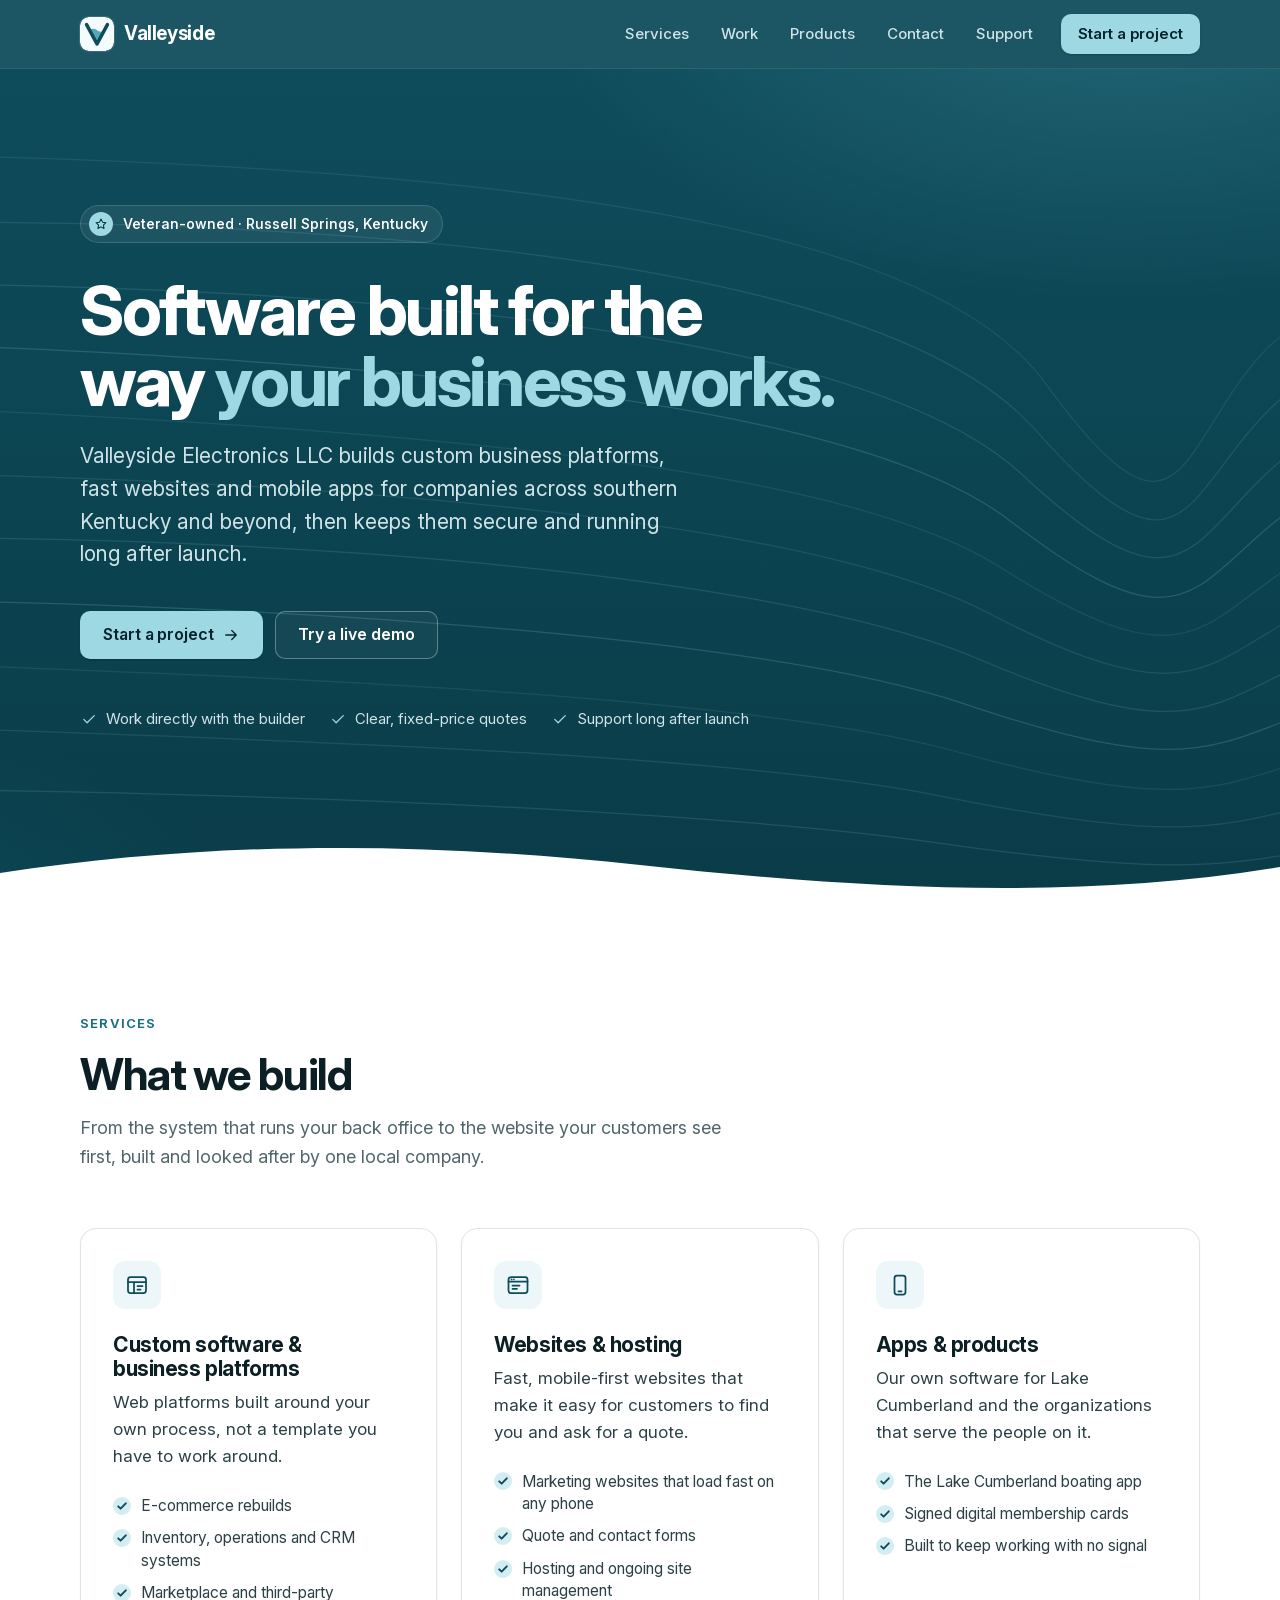
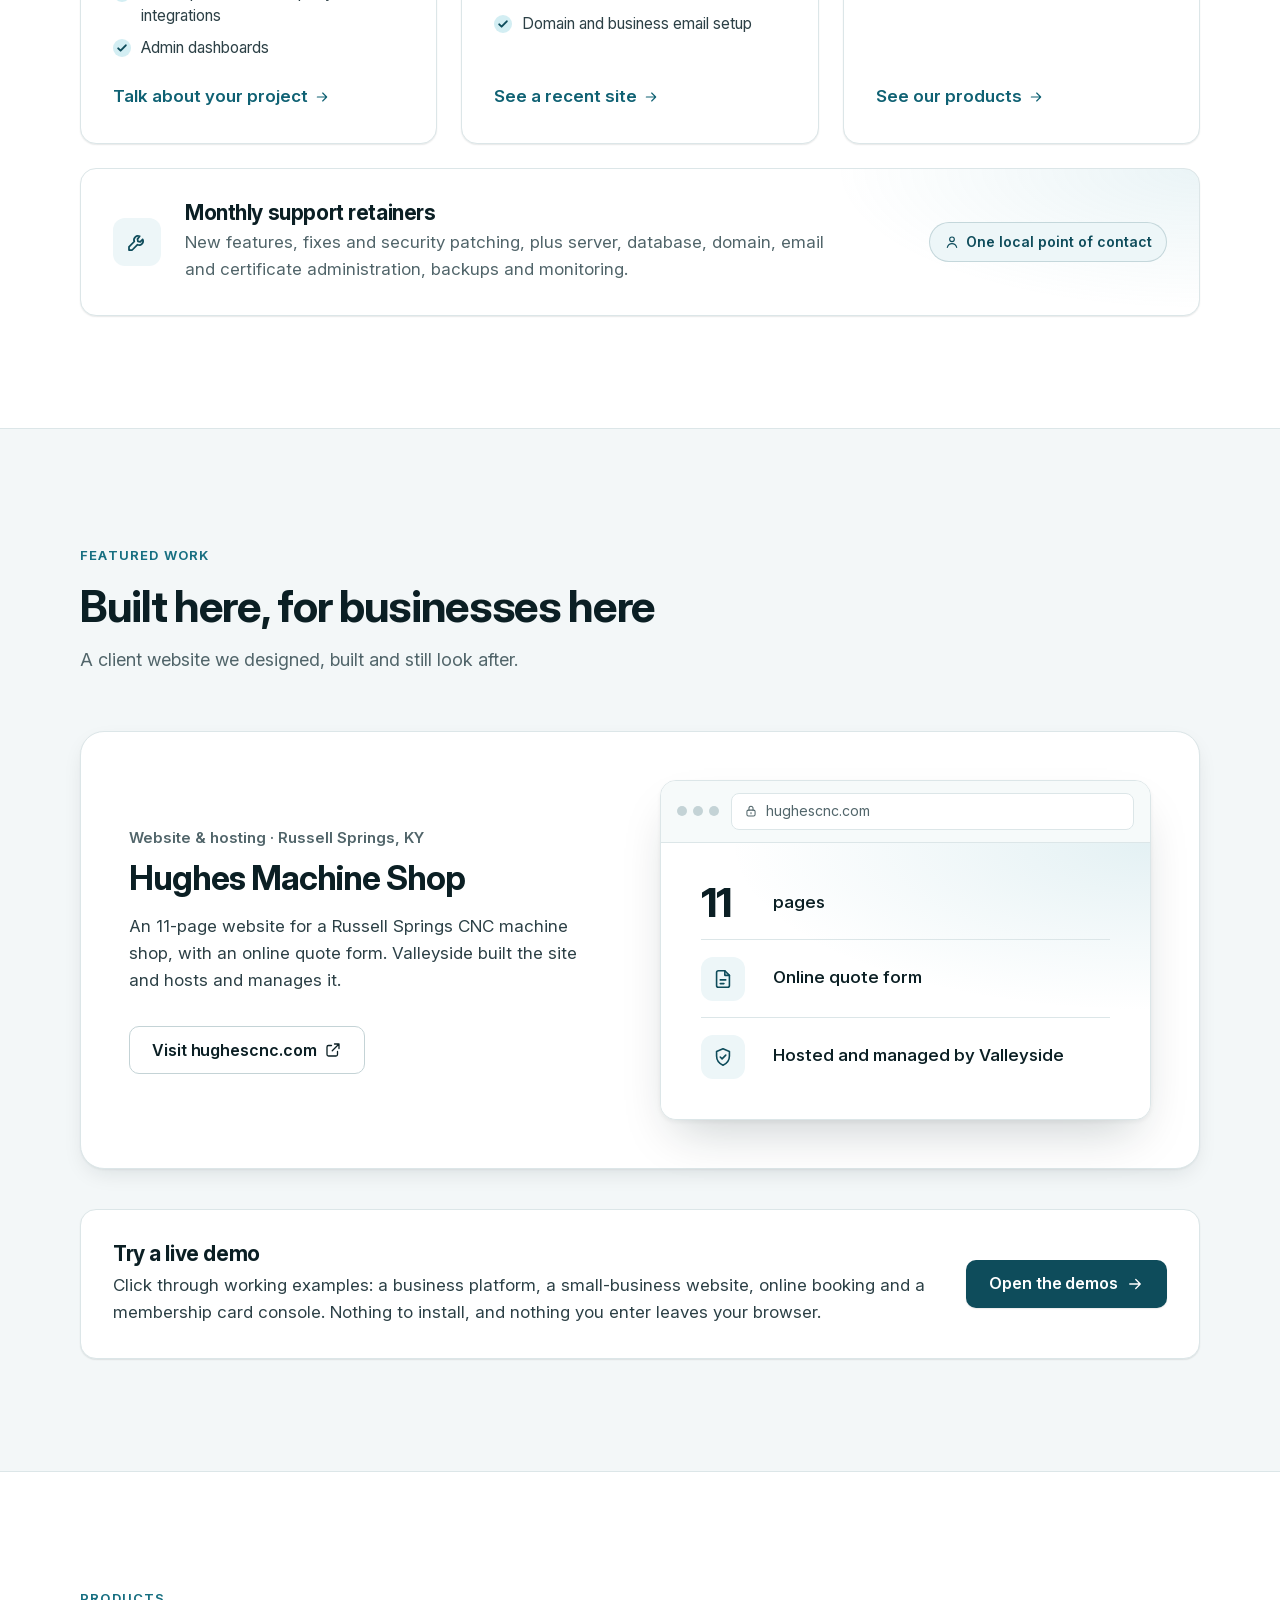
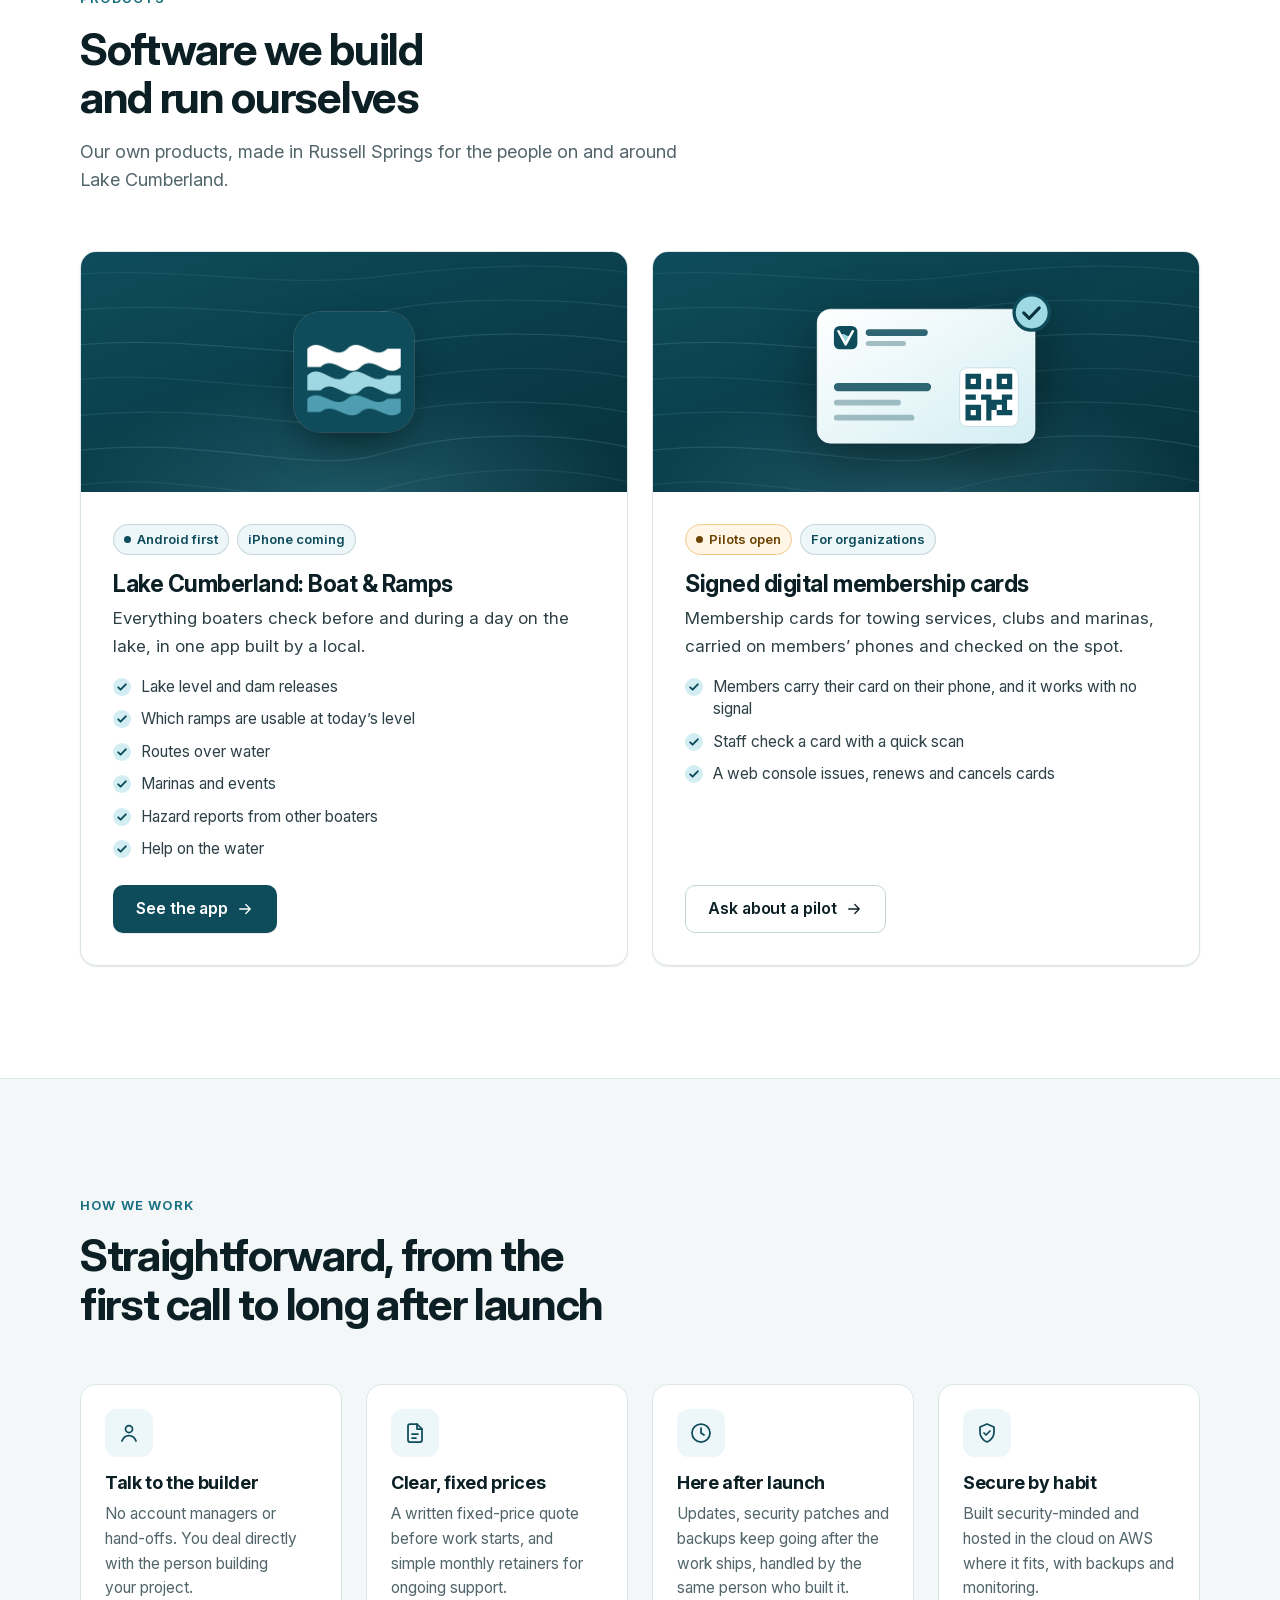
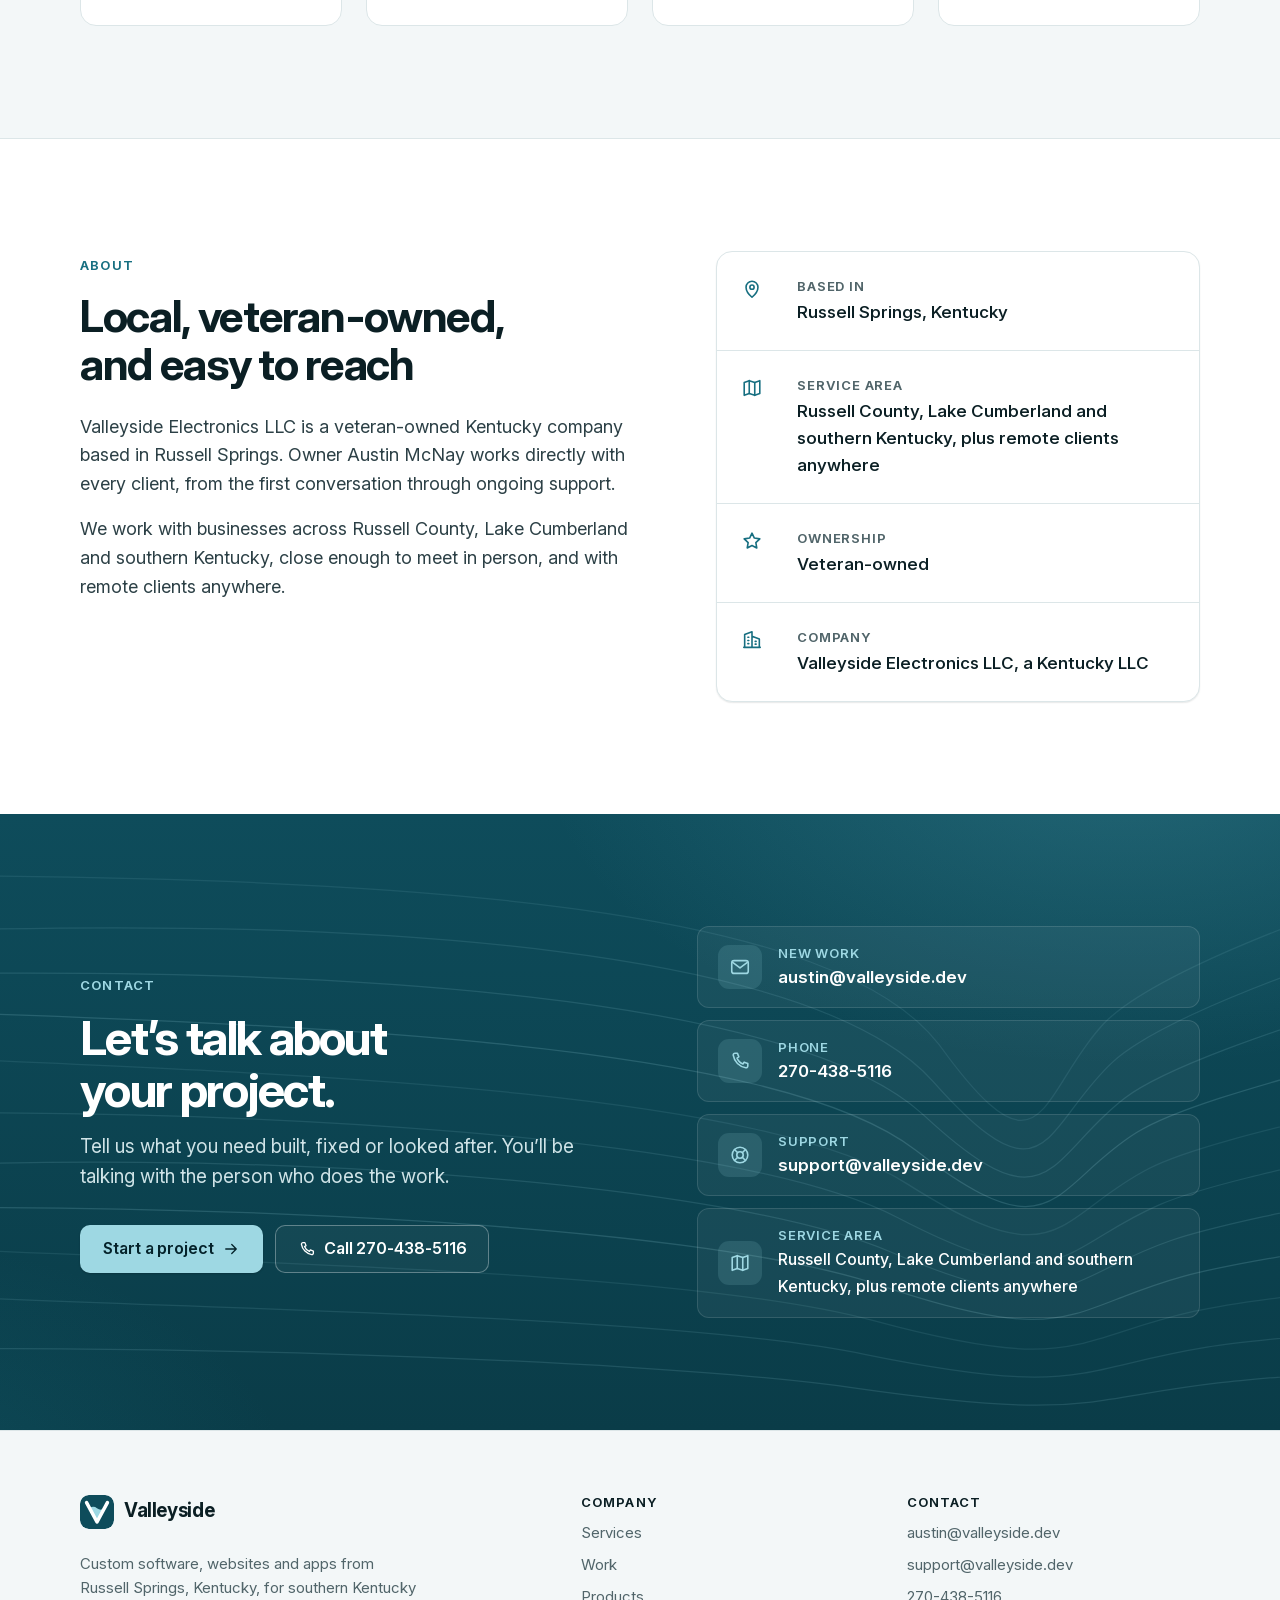
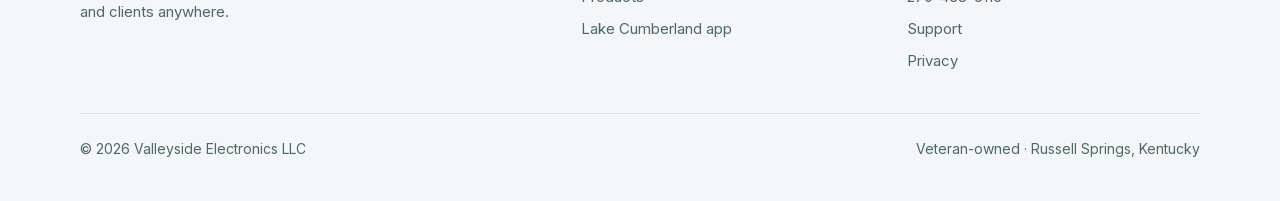
<file: index.html>
<!DOCTYPE html>
<html lang="en">
<head>
<meta charset="UTF-8">
<meta name="viewport" content="width=device-width, initial-scale=1">
<title>Valleyside Electronics LLC | Custom software, websites &amp; apps in Russell Springs, KY</title>
<meta name="description" content="Veteran-owned software company in Russell Springs, Kentucky. Custom business platforms, fast websites with hosting, and apps for Lake Cumberland, southern Kentucky and remote clients.">
<link rel="canonical" href="https://valleyside.dev/">
<meta name="theme-color" content="#0E4C5B" media="(prefers-color-scheme: light)">
<meta name="theme-color" content="#0A3A46" media="(prefers-color-scheme: dark)">
<meta property="og:type" content="website">
<meta property="og:site_name" content="Valleyside Electronics LLC">
<meta property="og:title" content="Valleyside Electronics LLC: custom software, websites &amp; apps">
<meta property="og:description" content="Veteran-owned software company in Russell Springs, Kentucky. Custom business platforms, fast websites with hosting, and apps for Lake Cumberland, southern Kentucky and remote clients.">
<meta property="og:url" content="https://valleyside.dev/">
<meta property="og:image" content="https://valleyside.dev/og-image.png">
<meta property="og:image:width" content="1200">
<meta property="og:image:height" content="630">
<meta property="og:image:alt" content="Valleyside Electronics LLC: custom software, websites and apps. Russell Springs, Kentucky.">
<meta name="twitter:card" content="summary_large_image">
<meta name="twitter:title" content="Valleyside Electronics LLC: custom software, websites &amp; apps">
<meta name="twitter:description" content="Veteran-owned software company in Russell Springs, Kentucky. Custom business platforms, fast websites with hosting, and apps for Lake Cumberland, southern Kentucky and remote clients.">
<meta name="twitter:image" content="https://valleyside.dev/og-image.png">
<link rel="icon" href="/favicon-32.png" sizes="32x32" type="image/png">
<link rel="icon" href="/favicon.svg" type="image/svg+xml">
<link rel="apple-touch-icon" href="/apple-touch-icon.png">
<link rel="preload" href="/fonts/InterVariable.woff2" as="font" type="font/woff2" crossorigin>
<link rel="stylesheet" href="/style.css">
<script type="application/ld+json">
{
  "@context": "https://schema.org",
  "@type": "LocalBusiness",
  "@id": "https://valleyside.dev/#business",
  "name": "Valleyside Electronics LLC",
  "alternateName": "Valleyside",
  "url": "https://valleyside.dev/",
  "logo": "https://valleyside.dev/logo.png",
  "image": "https://valleyside.dev/og-image.png",
  "description": "Veteran-owned software company in Russell Springs, Kentucky, building custom business platforms, websites with hosting, and apps.",
  "email": "austin@valleyside.dev",
  "telephone": "+1-270-438-5116",
  "founder": { "@type": "Person", "name": "Austin McNay" },
  "address": {
    "@type": "PostalAddress",
    "addressLocality": "Russell Springs",
    "addressRegion": "KY",
    "addressCountry": "US"
  },
  "areaServed": [
    { "@type": "AdministrativeArea", "name": "Russell County, Kentucky" },
    { "@type": "Place", "name": "Lake Cumberland, Kentucky" },
    { "@type": "Place", "name": "Southern Kentucky" }
  ],
  "knowsAbout": ["Custom software", "Web platforms", "Websites", "Web hosting", "Mobile apps"]
}
</script>
</head>
<body>
<a class="skip-link" href="#main">Skip to content</a>
<header class="site-header">
  <div class="container header-inner">
    <a class="brand" href="/">
      <svg class="brand-mark" viewBox="0 0 32 32" aria-hidden="true" focusable="false"><rect width="32" height="32" rx="8" fill="#F4FBFC"/><path d="M9.05 12.5q3.475-2.8 6.95 0t6.95 0L16 25.4z" fill="#56A7B8"/><path d="M6.2 7.2 16 25.4l9.8-18.2" fill="none" stroke="#0E4C5B" stroke-width="3.3" stroke-linecap="round" stroke-linejoin="round"/></svg>
      <span>Valleyside</span>
    </a>
    <nav class="nav-desktop" aria-label="Main">
      <a href="/#services">Services</a>
      <a href="/#work">Work</a>
      <a href="/#products">Products</a>
      <a href="/#contact">Contact</a>
      <a href="/support/">Support</a>
      <a class="btn btn-light btn-sm" href="mailto:austin@valleyside.dev?subject=New%20project">Start a project</a>
    </nav>
    <details class="nav-mobile">
      <summary><svg class="icon icon-open" viewBox="0 0 24 24" aria-hidden="true" focusable="false"><path d="M4 7h16M4 12h16M4 17h16"/></svg><svg class="icon icon-close" viewBox="0 0 24 24" aria-hidden="true" focusable="false"><path d="M6 6l12 12M18 6 6 18"/></svg><span>Menu</span></summary>
      <nav class="nav-mobile-panel" aria-label="Main">
        <a href="/#services">Services</a>
        <a href="/#work">Work</a>
        <a href="/#products">Products</a>
        <a href="/#contact">Contact</a>
        <a href="/support/">Support</a>
        <a class="btn btn-light" href="mailto:austin@valleyside.dev?subject=New%20project">Start a project</a>
      </nav>
    </details>
  </div>
</header>

<main id="main">
<section class="band-dark hero" aria-labelledby="hero-title">
  <svg class="contours" viewBox="0 0 1440 600" preserveAspectRatio="xMidYMid slice" aria-hidden="true" focusable="false">
    <path d="M-40 60 C520 60 915 92 1014 228 S1110 274 1170 207 S1500 60 1480 60" opacity="0.10"/>
    <path d="M-40 116 C482 96 894 135 1006 261 S1114 304 1181 242 S1538 96 1480 112" opacity="0.12"/>
    <path d="M-40 157 C444 147 873 179 997 294 S1118 334 1193 277 S1576 147 1480 155" opacity="0.14"/>
    <path d="M-40 191 C406 205 852 222 989 328 S1121 363 1204 311 S1614 205 1480 194" opacity="0.18"/>
    <path d="M-40 235 C368 253 831 266 981 361 S1125 393 1216 346 S1652 253 1480 239" opacity="0.10"/>
    <path d="M-40 292 C330 288 810 310 972 394 S1129 423 1227 381 S1690 288 1480 291" opacity="0.12"/>
    <path d="M-40 346 C292 326 790 353 964 427 S1133 452 1238 416 S1728 326 1480 342" opacity="0.14"/>
    <path d="M-40 385 C254 379 769 397 955 460 S1137 482 1250 451 S1766 379 1480 384" opacity="0.18"/>
    <path d="M-40 420 C216 436 748 440 947 494 S1140 512 1261 485 S1804 436 1480 423" opacity="0.10"/>
    <path d="M-40 466 C178 482 727 484 939 527 S1144 541 1273 520 S1842 482 1480 469" opacity="0.12"/>
    <path d="M-40 524 C140 516 706 528 930 560 S1148 571 1284 555 S1880 516 1480 523" opacity="0.14"/>
  </svg>
  <div class="container">
    <div class="hero-inner">
      <p class="trust"><span class="trust-star"><svg class="icon" viewBox="0 0 24 24" aria-hidden="true" focusable="false"><path d="M12 3.5l2.6 5.3 5.9.9-4.3 4.1 1 5.8L12 16.9l-5.2 2.7 1-5.8-4.3-4.1 5.9-.9z"/></svg></span>Veteran-owned &middot; Russell Springs, Kentucky</p>
      <h1 id="hero-title">Software built for the way <span class="soft">your business works.</span></h1>
      <p class="hero-lede">Valleyside Electronics LLC builds custom business platforms, fast websites and mobile apps for companies across southern Kentucky and beyond, then keeps them secure and running long after launch.</p>
      <div class="btn-row">
        <a class="btn btn-light" href="mailto:austin@valleyside.dev?subject=New%20project">Start a project <svg class="icon arrow" viewBox="0 0 24 24" aria-hidden="true" focusable="false"><path d="M5 12h14M13 6l6 6-6 6"/></svg></a>
        <a class="btn btn-ghost" href="https://demo.valleyside.dev/">Try a live demo</a>
      </div>
      <ul class="hero-points">
        <li><svg class="icon" viewBox="0 0 24 24" aria-hidden="true" focusable="false"><path d="M5 12.5l4.5 4.5L19 7.5"/></svg>Work directly with the builder</li>
        <li><svg class="icon" viewBox="0 0 24 24" aria-hidden="true" focusable="false"><path d="M5 12.5l4.5 4.5L19 7.5"/></svg>Clear, fixed-price quotes</li>
        <li><svg class="icon" viewBox="0 0 24 24" aria-hidden="true" focusable="false"><path d="M5 12.5l4.5 4.5L19 7.5"/></svg>Support long after launch</li>
      </ul>
    </div>
  </div>
  <svg class="wave-edge" viewBox="0 0 1440 64" preserveAspectRatio="none" aria-hidden="true" focusable="false"><path fill="currentColor" d="M0 38C240 6 470 6 720 30s490 36 720 2V64H0z"/></svg>
</section>

<section class="section" id="services" aria-labelledby="services-title">
  <div class="container">
    <div class="section-head">
      <span class="eyebrow">Services</span>
      <h2 id="services-title">What we build</h2>
      <p>From the system that runs your back office to the website your customers see first, built and looked after by one local company.</p>
    </div>
    <div class="grid-3">
      <article class="card service">
        <span class="tile"><svg class="icon" viewBox="0 0 24 24" aria-hidden="true" focusable="false"><rect x="3" y="4" width="18" height="16" rx="2.5"/><path d="M3 9h18M9 9v11M12.5 13h5M12.5 16.5h3"/></svg></span>
        <h3>Custom software &amp; business platforms</h3>
        <p>Web platforms built around your own process, not a template you have to work around.</p>
        <ul class="checks">
          <li>E-commerce rebuilds</li>
          <li>Inventory, operations and CRM systems</li>
          <li>Marketplace and third-party integrations</li>
          <li>Admin dashboards</li>
        </ul>
        <div class="card-foot">
          <a class="text-link" href="mailto:austin@valleyside.dev?subject=New%20project">Talk about your project <svg class="icon arrow" viewBox="0 0 24 24" aria-hidden="true" focusable="false"><path d="M5 12h14M13 6l6 6-6 6"/></svg></a>
        </div>
      </article>
      <article class="card service">
        <span class="tile"><svg class="icon" viewBox="0 0 24 24" aria-hidden="true" focusable="false"><rect x="2.5" y="4" width="19" height="16" rx="2.5"/><path d="M2.5 8.5h19M5.6 6.25h.01M7.9 6.25h.01M6.5 12.5h7M6.5 15.8h4.5"/></svg></span>
        <h3>Websites &amp; hosting</h3>
        <p>Fast, mobile-first websites that make it easy for customers to find you and ask for a quote.</p>
        <ul class="checks">
          <li>Marketing websites that load fast on any phone</li>
          <li>Quote and contact forms</li>
          <li>Hosting and ongoing site management</li>
          <li>Domain and business email setup</li>
        </ul>
        <div class="card-foot">
          <a class="text-link" href="#work">See a recent site <svg class="icon arrow" viewBox="0 0 24 24" aria-hidden="true" focusable="false"><path d="M5 12h14M13 6l6 6-6 6"/></svg></a>
        </div>
      </article>
      <article class="card service">
        <span class="tile"><svg class="icon" viewBox="0 0 24 24" aria-hidden="true" focusable="false"><rect x="6.5" y="2.5" width="11" height="19" rx="2.5"/><path d="M10.5 18.3h3"/></svg></span>
        <h3>Apps &amp; products</h3>
        <p>Our own software for Lake Cumberland and the organizations that serve the people on it.</p>
        <ul class="checks">
          <li>The Lake Cumberland boating app</li>
          <li>Signed digital membership cards</li>
          <li>Built to keep working with no signal</li>
        </ul>
        <div class="card-foot">
          <a class="text-link" href="#products">See our products <svg class="icon arrow" viewBox="0 0 24 24" aria-hidden="true" focusable="false"><path d="M5 12h14M13 6l6 6-6 6"/></svg></a>
        </div>
      </article>
    </div>
    <div class="card retainer">
      <span class="tile"><svg class="icon" viewBox="0 0 24 24" aria-hidden="true" focusable="false"><path d="M14.7 6.3a4 4 0 0 0-5.4 5.2L4 16.8V20h3.2l5.3-5.3a4 4 0 0 0 5.2-5.4l-2.5 2.5-2.3-.4-.4-2.3z"/></svg></span>
      <div>
        <h3>Monthly support retainers</h3>
        <p>New features, fixes and security patching, plus server, database, domain, email and certificate administration, backups and monitoring.</p>
      </div>
      <span class="badge badge-lg"><svg class="icon" viewBox="0 0 24 24" aria-hidden="true" focusable="false"><circle cx="12" cy="8" r="3.5"/><path d="M5 20c1.2-3.6 4-5.5 7-5.5s5.8 1.9 7 5.5"/></svg>One local point of contact</span>
    </div>
  </div>
</section>

<section class="section section-alt" id="work" aria-labelledby="work-title">
  <div class="container">
    <div class="section-head">
      <span class="eyebrow">Featured work</span>
      <h2 id="work-title">Built here, for businesses here</h2>
      <p>A client website we designed, built and still look after.</p>
    </div>
    <article class="card feature">
      <div>
        <p class="kicker">Website &amp; hosting &middot; Russell Springs, KY</p>
        <h3>Hughes Machine Shop</h3>
        <p>An 11-page website for a Russell Springs CNC machine shop, with an online quote form. Valleyside built the site and hosts and manages it.</p>
        <div class="btn-row" style="margin-top:32px">
          <a class="btn btn-secondary" href="https://www.hughescnc.com" rel="noopener">Visit hughescnc.com <svg class="icon" viewBox="0 0 24 24" aria-hidden="true" focusable="false"><path d="M14 4h6v6M20 4l-9 9M18 14v4a2 2 0 0 1-2 2H6a2 2 0 0 1-2-2V8a2 2 0 0 1 2-2h4"/></svg></a>
        </div>
      </div>
      <div class="browser" aria-hidden="true">
        <div class="browser-bar">
          <div class="browser-dots"><span></span><span></span><span></span></div>
          <div class="browser-url"><svg class="icon" viewBox="0 0 24 24" aria-hidden="true" focusable="false"><rect x="5" y="10.5" width="14" height="10" rx="2.5"/><path d="M8.5 10.5V7.5a3.5 3.5 0 0 1 7 0v3M12 14.5v2"/></svg>hughescnc.com</div>
        </div>
        <div class="browser-body">
          <dl class="stat-list">
            <div class="stat"><dt>11</dt><dd>pages</dd></div>
            <div class="stat"><dt><span class="stat-icon"><svg class="icon" viewBox="0 0 24 24" aria-hidden="true" focusable="false"><path d="M14 3H7a2 2 0 0 0-2 2v14a2 2 0 0 0 2 2h10a2 2 0 0 0 2-2V8z"/><path d="M14 3v5h5M9 13h6M9 17h4"/></svg></span></dt><dd>Online quote form</dd></div>
            <div class="stat"><dt><span class="stat-icon"><svg class="icon" viewBox="0 0 24 24" aria-hidden="true" focusable="false"><path d="M12 3l7 3v5c0 4.5-3 8.2-7 10-4-1.8-7-5.5-7-10V6z"/><path d="M9 12l2 2 4-4"/></svg></span></dt><dd>Hosted and managed by Valleyside</dd></div>
          </dl>
        </div>
      </div>
    </article>
    <div class="card demo-callout">
      <div>
        <h3>Try a live demo</h3>
        <p>Click through working examples: a business platform, a small-business website, online booking and a membership card console. Nothing to install, and nothing you enter leaves your browser.</p>
      </div>
      <a class="btn btn-primary" href="https://demo.valleyside.dev/">Open the demos <svg class="icon arrow" viewBox="0 0 24 24" aria-hidden="true" focusable="false"><path d="M5 12h14M13 6l6 6-6 6"/></svg></a>
    </div>
  </div>
</section>

<section class="section" id="products" aria-labelledby="products-title">
  <div class="container">
    <div class="section-head">
      <span class="eyebrow">Products</span>
      <h2 id="products-title">Software we build and run ourselves</h2>
      <p>Our own products, made in Russell Springs for the people on and around Lake Cumberland.</p>
    </div>
    <div class="grid-2">
      <article class="card product">
        <div class="product-media">
          <svg class="contours" viewBox="0 0 400 220" preserveAspectRatio="xMidYMid slice" aria-hidden="true" focusable="false">
        <path d="M-20 40 C60 30 140 50 220 40 S360 30 420 40" opacity="0.10"/>
        <path d="M-20 66 C95 54.5 175 77.5 220 66 S360 54.5 420 66" opacity="0.13"/>
        <path d="M-20 92 C80 79 160 105 220 92 S360 79 420 92" opacity="0.16"/>
        <path d="M-20 118 C65 103.5 145 132.5 220 118 S360 103.5 420 118" opacity="0.10"/>
        <path d="M-20 144 C100 128 180 160 220 144 S360 128 420 144" opacity="0.13"/>
        <path d="M-20 170 C85 152.5 165 187.5 220 170 S360 152.5 420 170" opacity="0.16"/>
        <path d="M-20 196 C70 177 150 215 220 196 S360 177 420 196" opacity="0.10"/>
      </svg>
          <img class="app-icon" src="/lake-cumberland/icon-512.png" width="120" height="120" alt="Lake Cumberland app icon">
        </div>
        <div class="product-body">
          <div class="badges">
            <span class="badge"><span class="dot"></span>Android first</span>
            <span class="badge">iPhone coming</span>
          </div>
          <h3>Lake Cumberland: Boat &amp; Ramps</h3>
          <p>Everything boaters check before and during a day on the lake, in one app built by a local.</p>
          <ul class="checks">
            <li>Lake level and dam releases</li>
            <li>Which ramps are usable at today&rsquo;s level</li>
            <li>Routes over water</li>
            <li>Marinas and events</li>
            <li>Hazard reports from other boaters</li>
            <li>Help on the water</li>
          </ul>
          <div class="card-foot">
            <a class="btn btn-primary" href="/lake-cumberland/">See the app <svg class="icon arrow" viewBox="0 0 24 24" aria-hidden="true" focusable="false"><path d="M5 12h14M13 6l6 6-6 6"/></svg></a>
          </div>
        </div>
      </article>
      <article class="card product">
        <div class="product-media">
          <svg class="contours" viewBox="0 0 400 220" preserveAspectRatio="xMidYMid slice" aria-hidden="true" focusable="false">
        <path d="M-20 40 C60 30 140 50 220 40 S360 30 420 40" opacity="0.10"/>
        <path d="M-20 66 C95 54.5 175 77.5 220 66 S360 54.5 420 66" opacity="0.13"/>
        <path d="M-20 92 C80 79 160 105 220 92 S360 79 420 92" opacity="0.16"/>
        <path d="M-20 118 C65 103.5 145 132.5 220 118 S360 103.5 420 118" opacity="0.10"/>
        <path d="M-20 144 C100 128 180 160 220 144 S360 128 420 144" opacity="0.13"/>
        <path d="M-20 170 C85 152.5 165 187.5 220 170 S360 152.5 420 170" opacity="0.16"/>
        <path d="M-20 196 C70 177 150 215 220 196 S360 177 420 196" opacity="0.10"/>
      </svg>
          <svg class="card-art" viewBox="0 0 320 210" aria-hidden="true" focusable="false">
        <defs>
          <linearGradient id="card-grad" x1="0" y1="0" x2="1" y2="1">
            <stop offset="0" stop-color="#FFFFFF"/>
            <stop offset="1" stop-color="#D3EEF3"/>
          </linearGradient>
        </defs>
        <rect x="30" y="30" width="260" height="160" rx="16" fill="url(#card-grad)"/>
        <rect x="30" y="30" width="260" height="160" rx="16" fill="none" stroke="#FFFFFF" stroke-opacity="0.6"/>
        <g transform="translate(50 50) scale(0.875)">
          <rect width="32" height="32" rx="8" fill="#0E4C5B"/>
          <path d="M9.05 12.5q3.475-2.8 6.95 0t6.95 0L16 25.4z" fill="#9ED8E3"/>
          <path d="M6.2 7.2 16 25.4l9.8-18.2" fill="none" stroke="#FFFFFF" stroke-width="3.3" stroke-linecap="round" stroke-linejoin="round"/>
        </g>
        <rect x="88" y="54" width="74" height="8" rx="4" fill="#0E4C5B" opacity="0.85"/>
        <rect x="88" y="68" width="48" height="6" rx="3" fill="#0E4C5B" opacity="0.35"/>
        <rect x="50" y="118" width="116" height="10" rx="5" fill="#0E4C5B" opacity="0.85"/>
        <rect x="50" y="138" width="80" height="7" rx="3.5" fill="#0E4C5B" opacity="0.35"/>
        <rect x="50" y="156" width="96" height="7" rx="3.5" fill="#0E4C5B" opacity="0.35"/>
        <rect x="200" y="100" width="70" height="70" rx="9" fill="#FFFFFF" stroke="#BFDDE3"/>
        <path d="M207.0 107.0h6.2v6.2h-6.2z M207.0 113.2h6.2v6.2h-6.2z M207.0 119.4h6.2v6.2h-6.2z M207.0 131.8h6.2v6.2h-6.2z M207.0 144.2h6.2v6.2h-6.2z M207.0 150.4h6.2v6.2h-6.2z M207.0 156.6h6.2v6.2h-6.2z M213.2 107.0h6.2v6.2h-6.2z M213.2 119.4h6.2v6.2h-6.2z M213.2 131.8h6.2v6.2h-6.2z M213.2 144.2h6.2v6.2h-6.2z M213.2 156.6h6.2v6.2h-6.2z M219.4 107.0h6.2v6.2h-6.2z M219.4 113.2h6.2v6.2h-6.2z M219.4 119.4h6.2v6.2h-6.2z M219.4 144.2h6.2v6.2h-6.2z M219.4 150.4h6.2v6.2h-6.2z M219.4 156.6h6.2v6.2h-6.2z M225.6 131.8h6.2v6.2h-6.2z M231.8 113.2h6.2v6.2h-6.2z M231.8 119.4h6.2v6.2h-6.2z M231.8 131.8h6.2v6.2h-6.2z M231.8 138.0h6.2v6.2h-6.2z M231.8 144.2h6.2v6.2h-6.2z M231.8 150.4h6.2v6.2h-6.2z M231.8 156.6h6.2v6.2h-6.2z M238.0 138.0h6.2v6.2h-6.2z M238.0 144.2h6.2v6.2h-6.2z M244.2 107.0h6.2v6.2h-6.2z M244.2 113.2h6.2v6.2h-6.2z M244.2 119.4h6.2v6.2h-6.2z M244.2 138.0h6.2v6.2h-6.2z M244.2 150.4h6.2v6.2h-6.2z M250.4 107.0h6.2v6.2h-6.2z M250.4 119.4h6.2v6.2h-6.2z M250.4 131.8h6.2v6.2h-6.2z M250.4 138.0h6.2v6.2h-6.2z M250.4 144.2h6.2v6.2h-6.2z M250.4 150.4h6.2v6.2h-6.2z M256.6 107.0h6.2v6.2h-6.2z M256.6 113.2h6.2v6.2h-6.2z M256.6 119.4h6.2v6.2h-6.2z M256.6 131.8h6.2v6.2h-6.2z M256.6 150.4h6.2v6.2h-6.2z" fill="#0E4C5B"/>
        <circle cx="286" cy="34" r="21" fill="#9ED8E3" stroke="#0E4C5B" stroke-width="4"/>
        <path d="M276.5 34.5l6.5 6.5 12-12.5" fill="none" stroke="#07313B" stroke-width="3.6" stroke-linecap="round" stroke-linejoin="round"/>
      </svg>
        </div>
        <div class="product-body">
          <div class="badges">
            <span class="badge badge-warm"><span class="dot"></span>Pilots open</span>
            <span class="badge">For organizations</span>
          </div>
          <h3>Signed digital membership cards</h3>
          <p>Membership cards for towing services, clubs and marinas, carried on members&rsquo; phones and checked on the spot.</p>
          <ul class="checks">
            <li>Members carry their card on their phone, and it works with no signal</li>
            <li>Staff check a card with a quick scan</li>
            <li>A web console issues, renews and cancels cards</li>
          </ul>
          <div class="card-foot">
            <a class="btn btn-secondary" href="mailto:austin@valleyside.dev?subject=Membership%20cards">Ask about a pilot <svg class="icon arrow" viewBox="0 0 24 24" aria-hidden="true" focusable="false"><path d="M5 12h14M13 6l6 6-6 6"/></svg></a>
          </div>
        </div>
      </article>
    </div>
  </div>
</section>

<section class="section section-alt" id="how" aria-labelledby="how-title">
  <div class="container">
    <div class="section-head">
      <span class="eyebrow">How we work</span>
      <h2 id="how-title">Straightforward, from the first call to long after launch</h2>
    </div>
    <ol class="steps">
      <li class="step">
        <span class="tile"><svg class="icon" viewBox="0 0 24 24" aria-hidden="true" focusable="false"><circle cx="12" cy="8" r="3.5"/><path d="M5 20c1.2-3.6 4-5.5 7-5.5s5.8 1.9 7 5.5"/></svg></span>
        <h3>Talk to the builder</h3>
        <p>No account managers or hand-offs. You deal directly with the person building your project.</p>
      </li>
      <li class="step">
        <span class="tile"><svg class="icon" viewBox="0 0 24 24" aria-hidden="true" focusable="false"><path d="M14 3H7a2 2 0 0 0-2 2v14a2 2 0 0 0 2 2h10a2 2 0 0 0 2-2V8z"/><path d="M14 3v5h5M9 13h6M9 17h4"/></svg></span>
        <h3>Clear, fixed prices</h3>
        <p>A written fixed-price quote before work starts, and simple monthly retainers for ongoing support.</p>
      </li>
      <li class="step">
        <span class="tile"><svg class="icon" viewBox="0 0 24 24" aria-hidden="true" focusable="false"><circle cx="12" cy="12" r="9"/><path d="M12 7v5l3 2"/></svg></span>
        <h3>Here after launch</h3>
        <p>Updates, security patches and backups keep going after the work ships, handled by the same person who built it.</p>
      </li>
      <li class="step">
        <span class="tile"><svg class="icon" viewBox="0 0 24 24" aria-hidden="true" focusable="false"><path d="M12 3l7 3v5c0 4.5-3 8.2-7 10-4-1.8-7-5.5-7-10V6z"/><path d="M9 12l2 2 4-4"/></svg></span>
        <h3>Secure by habit</h3>
        <p>Built security-minded and hosted in the cloud on AWS where it fits, with backups and monitoring.</p>
      </li>
    </ol>
  </div>
</section>

<section class="section" id="about" aria-labelledby="about-title">
  <div class="container about">
    <div class="about-copy">
      <span class="eyebrow">About</span>
      <h2 id="about-title">Local, veteran-owned, and easy to reach</h2>
      <p>Valleyside Electronics LLC is a veteran-owned Kentucky company based in Russell Springs. Owner Austin McNay works directly with every client, from the first conversation through ongoing support.</p>
      <p>We work with businesses across Russell County, Lake Cumberland and southern Kentucky, close enough to meet in person, and with remote clients anywhere.</p>
    </div>
    <div class="card fact-card">
      <dl>
        <div class="row"><svg class="icon" viewBox="0 0 24 24" aria-hidden="true" focusable="false"><path d="M12 21s-6.5-5.6-6.5-11a6.5 6.5 0 0 1 13 0c0 5.4-6.5 11-6.5 11z"/><circle cx="12" cy="10" r="2.3"/></svg><div><dt>Based in</dt><dd>Russell Springs, Kentucky</dd></div></div>
        <div class="row"><svg class="icon" viewBox="0 0 24 24" aria-hidden="true" focusable="false"><path d="M9 4 3.5 6v14L9 18l6 2 5.5-2V4L15 6z"/><path d="M9 4v14M15 6v14"/></svg><div><dt>Service area</dt><dd>Russell County, Lake Cumberland and southern Kentucky, plus remote clients anywhere</dd></div></div>
        <div class="row"><svg class="icon" viewBox="0 0 24 24" aria-hidden="true" focusable="false"><path d="M12 3.5l2.6 5.3 5.9.9-4.3 4.1 1 5.8L12 16.9l-5.2 2.7 1-5.8-4.3-4.1 5.9-.9z"/></svg><div><dt>Ownership</dt><dd>Veteran-owned</dd></div></div>
        <div class="row"><svg class="icon" viewBox="0 0 24 24" aria-hidden="true" focusable="false"><path d="M4 20V6l8-3v17M12 8l8 3v9M3 20h18M7.5 9h1M7.5 12.5h1M7.5 16h1M15.5 13.5h1M15.5 16.5h1"/></svg><div><dt>Company</dt><dd>Valleyside Electronics LLC, a Kentucky LLC</dd></div></div>
      </dl>
    </div>
  </div>
</section>

<section class="band-dark contact" id="contact" aria-labelledby="contact-title">
  <svg class="contours" viewBox="0 0 1440 600" preserveAspectRatio="xMidYMid slice" aria-hidden="true" focusable="false">
    <path d="M-40 60 C520 60 915 92 1014 228 S1110 274 1170 207 S1500 60 1480 60" opacity="0.10"/>
    <path d="M-40 116 C482 96 894 135 1006 261 S1114 304 1181 242 S1538 96 1480 112" opacity="0.12"/>
    <path d="M-40 157 C444 147 873 179 997 294 S1118 334 1193 277 S1576 147 1480 155" opacity="0.14"/>
    <path d="M-40 191 C406 205 852 222 989 328 S1121 363 1204 311 S1614 205 1480 194" opacity="0.18"/>
    <path d="M-40 235 C368 253 831 266 981 361 S1125 393 1216 346 S1652 253 1480 239" opacity="0.10"/>
    <path d="M-40 292 C330 288 810 310 972 394 S1129 423 1227 381 S1690 288 1480 291" opacity="0.12"/>
    <path d="M-40 346 C292 326 790 353 964 427 S1133 452 1238 416 S1728 326 1480 342" opacity="0.14"/>
    <path d="M-40 385 C254 379 769 397 955 460 S1137 482 1250 451 S1766 379 1480 384" opacity="0.18"/>
    <path d="M-40 420 C216 436 748 440 947 494 S1140 512 1261 485 S1804 436 1480 423" opacity="0.10"/>
    <path d="M-40 466 C178 482 727 484 939 527 S1144 541 1273 520 S1842 482 1480 469" opacity="0.12"/>
    <path d="M-40 524 C140 516 706 528 930 560 S1148 571 1284 555 S1880 516 1480 523" opacity="0.14"/>
  </svg>
  <div class="container contact-grid">
    <div>
      <span class="eyebrow">Contact</span>
      <h2 id="contact-title">Let&rsquo;s talk about your project.</h2>
      <p class="lede">Tell us what you need built, fixed or looked after. You&rsquo;ll be talking with the person who does the work.</p>
      <div class="btn-row">
        <a class="btn btn-light" href="mailto:austin@valleyside.dev?subject=New%20project">Start a project <svg class="icon arrow" viewBox="0 0 24 24" aria-hidden="true" focusable="false"><path d="M5 12h14M13 6l6 6-6 6"/></svg></a>
        <a class="btn btn-ghost" href="tel:+12704385116"><svg class="icon" viewBox="0 0 24 24" aria-hidden="true" focusable="false"><path d="M6.6 3.5h2.6l1.5 4-2 1.3a11 11 0 0 0 6.5 6.5l1.3-2 4 1.5v2.6a2 2 0 0 1-2.2 2A16.5 16.5 0 0 1 4.6 5.7a2 2 0 0 1 2-2.2z"/></svg>Call 270-438-5116</a>
      </div>
    </div>
    <ul class="contact-list">
      <li class="contact-item"><span class="ci-icon"><svg class="icon" viewBox="0 0 24 24" aria-hidden="true" focusable="false"><rect x="3" y="5" width="18" height="14" rx="2.5"/><path d="m4 7 8 6 8-6"/></svg></span><div><span class="label">New work</span><a href="mailto:austin@valleyside.dev?subject=New%20project">austin@valleyside.dev</a></div></li>
      <li class="contact-item"><span class="ci-icon"><svg class="icon" viewBox="0 0 24 24" aria-hidden="true" focusable="false"><path d="M6.6 3.5h2.6l1.5 4-2 1.3a11 11 0 0 0 6.5 6.5l1.3-2 4 1.5v2.6a2 2 0 0 1-2.2 2A16.5 16.5 0 0 1 4.6 5.7a2 2 0 0 1 2-2.2z"/></svg></span><div><span class="label">Phone</span><a href="tel:+12704385116">270-438-5116</a></div></li>
      <li class="contact-item"><span class="ci-icon"><svg class="icon" viewBox="0 0 24 24" aria-hidden="true" focusable="false"><circle cx="12" cy="12" r="8.5"/><circle cx="12" cy="12" r="3.5"/><path d="M6 6l3.5 3.5M14.5 14.5 18 18M18 6l-3.5 3.5M9.5 14.5 6 18"/></svg></span><div><span class="label">Support</span><a href="mailto:support@valleyside.dev">support@valleyside.dev</a></div></li>
      <li class="contact-item"><span class="ci-icon"><svg class="icon" viewBox="0 0 24 24" aria-hidden="true" focusable="false"><path d="M9 4 3.5 6v14L9 18l6 2 5.5-2V4L15 6z"/><path d="M9 4v14M15 6v14"/></svg></span><div><span class="label">Service area</span><span class="value">Russell County, Lake Cumberland and southern Kentucky, plus remote clients anywhere</span></div></li>
    </ul>
  </div>
</section>
</main>

<footer class="site-footer">
  <div class="container">
    <div class="footer-top">
      <div class="footer-brand">
        <a class="brand" href="/">
          <svg class="brand-mark" viewBox="0 0 32 32" aria-hidden="true" focusable="false"><rect width="32" height="32" rx="8" fill="#0E4C5B"/><path d="M9.05 12.5q3.475-2.8 6.95 0t6.95 0L16 25.4z" fill="#9ED8E3"/><path d="M6.2 7.2 16 25.4l9.8-18.2" fill="none" stroke="#FFFFFF" stroke-width="3.3" stroke-linecap="round" stroke-linejoin="round"/></svg>
          <span>Valleyside</span>
        </a>
        <p>Custom software, websites and apps from Russell Springs, Kentucky, for southern Kentucky and clients anywhere.</p>
      </div>
      <div class="footer-col">
        <h2>Company</h2>
        <ul>
          <li><a href="/#services">Services</a></li>
          <li><a href="/#work">Work</a></li>
          <li><a href="/#products">Products</a></li>
          <li><a href="/lake-cumberland/">Lake Cumberland app</a></li>
        </ul>
      </div>
      <div class="footer-col">
        <h2>Contact</h2>
        <ul>
          <li><a href="mailto:austin@valleyside.dev">austin@valleyside.dev</a></li>
          <li><a href="mailto:support@valleyside.dev">support@valleyside.dev</a></li>
          <li><a href="tel:+12704385116">270-438-5116</a></li>
          <li><a href="/support/">Support</a></li>
          <li><a href="/privacy/">Privacy</a></li>
        </ul>
      </div>
    </div>
    <div class="footer-bottom">
      <p>&copy; 2026 Valleyside Electronics LLC</p>
      <p>Veteran-owned &middot; Russell Springs, Kentucky</p>
    </div>
  </div>
</footer>
<script>document.querySelectorAll('.nav-mobile a').forEach(function(a){a.addEventListener('click',function(){a.closest('details').removeAttribute('open');});});</script>
</body>
</html>
</file>
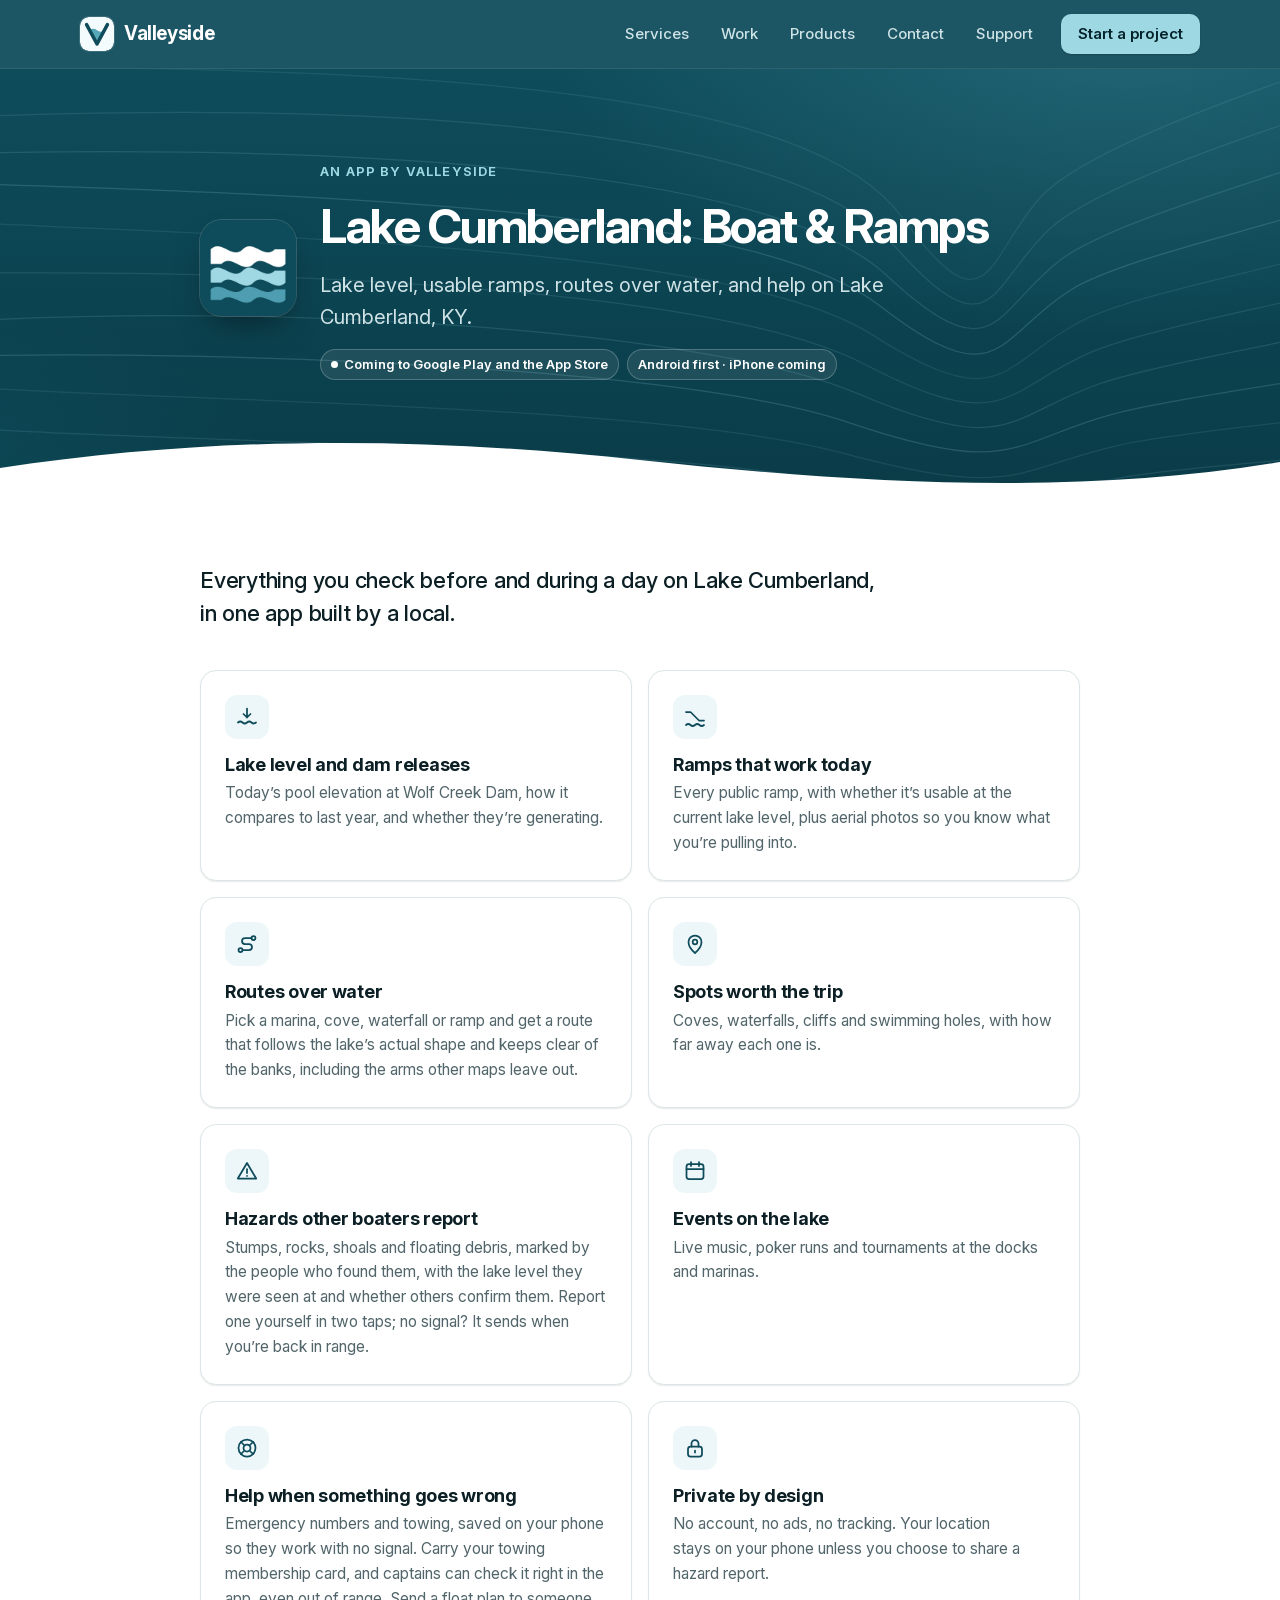
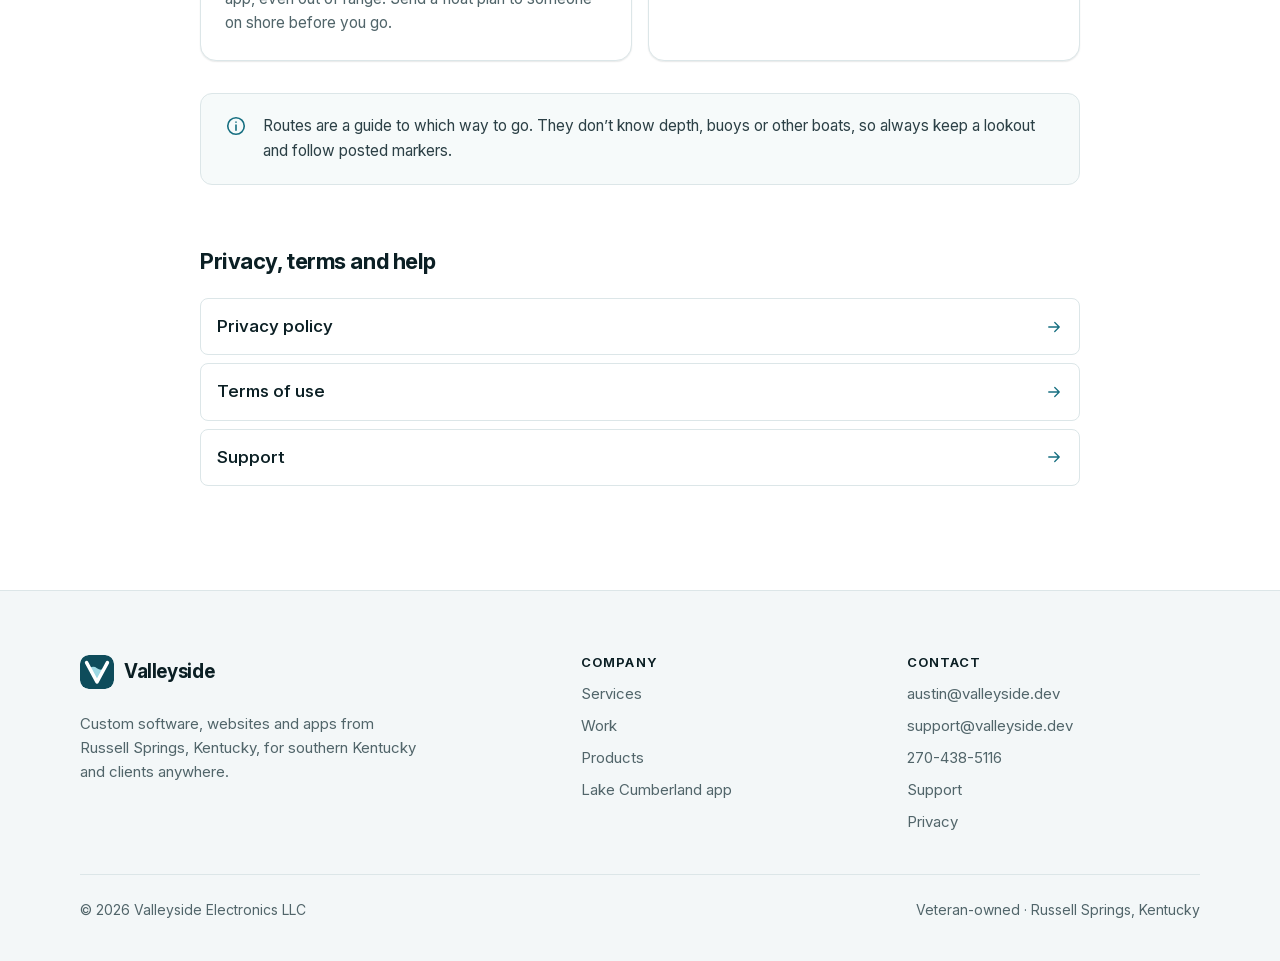
<file: lake-cumberland/index.html>
<!DOCTYPE html>
<html lang="en">
<head>
<meta charset="UTF-8">
<meta name="viewport" content="width=device-width, initial-scale=1">
<title>Lake Cumberland: Boat &amp; Ramps | Valleyside</title>
<meta name="description" content="Lake level, usable ramps, routes over water, and help on Lake Cumberland, KY. An app by Valleyside Electronics LLC, coming to Google Play and the App Store.">
<link rel="canonical" href="https://valleyside.dev/lake-cumberland/">
<meta name="theme-color" content="#0E4C5B" media="(prefers-color-scheme: light)">
<meta name="theme-color" content="#0A3A46" media="(prefers-color-scheme: dark)">
<meta property="og:type" content="website">
<meta property="og:site_name" content="Valleyside Electronics LLC">
<meta property="og:title" content="Lake Cumberland: Boat &amp; Ramps">
<meta property="og:description" content="Lake level, usable ramps, routes over water, and help on Lake Cumberland, KY. An app by Valleyside Electronics LLC, coming to Google Play and the App Store.">
<meta property="og:url" content="https://valleyside.dev/lake-cumberland/">
<meta property="og:image" content="https://valleyside.dev/og-image.png">
<meta property="og:image:width" content="1200">
<meta property="og:image:height" content="630">
<meta property="og:image:alt" content="Valleyside Electronics LLC: custom software, websites and apps. Russell Springs, Kentucky.">
<meta name="twitter:card" content="summary_large_image">
<meta name="twitter:title" content="Lake Cumberland: Boat &amp; Ramps">
<meta name="twitter:description" content="Lake level, usable ramps, routes over water, and help on Lake Cumberland, KY. An app by Valleyside Electronics LLC, coming to Google Play and the App Store.">
<meta name="twitter:image" content="https://valleyside.dev/og-image.png">
<link rel="icon" href="/favicon-32.png" sizes="32x32" type="image/png">
<link rel="icon" href="/favicon.svg" type="image/svg+xml">
<link rel="apple-touch-icon" href="/apple-touch-icon.png">
<link rel="preload" href="/fonts/InterVariable.woff2" as="font" type="font/woff2" crossorigin>
<link rel="stylesheet" href="/style.css">
</head>
<body>
<a class="skip-link" href="#main">Skip to content</a>
<header class="site-header">
  <div class="container header-inner">
    <a class="brand" href="/">
      <svg class="brand-mark" viewBox="0 0 32 32" aria-hidden="true" focusable="false"><rect width="32" height="32" rx="8" fill="#F4FBFC"/><path d="M9.05 12.5q3.475-2.8 6.95 0t6.95 0L16 25.4z" fill="#56A7B8"/><path d="M6.2 7.2 16 25.4l9.8-18.2" fill="none" stroke="#0E4C5B" stroke-width="3.3" stroke-linecap="round" stroke-linejoin="round"/></svg>
      <span>Valleyside</span>
    </a>
    <nav class="nav-desktop" aria-label="Main">
      <a href="/#services">Services</a>
      <a href="/#work">Work</a>
      <a href="/#products">Products</a>
      <a href="/#contact">Contact</a>
      <a href="/support/">Support</a>
      <a class="btn btn-light btn-sm" href="mailto:austin@valleyside.dev?subject=New%20project">Start a project</a>
    </nav>
    <details class="nav-mobile">
      <summary><svg class="icon icon-open" viewBox="0 0 24 24" aria-hidden="true" focusable="false"><path d="M4 7h16M4 12h16M4 17h16"/></svg><svg class="icon icon-close" viewBox="0 0 24 24" aria-hidden="true" focusable="false"><path d="M6 6l12 12M18 6 6 18"/></svg><span>Menu</span></summary>
      <nav class="nav-mobile-panel" aria-label="Main">
        <a href="/#services">Services</a>
        <a href="/#work">Work</a>
        <a href="/#products">Products</a>
        <a href="/#contact">Contact</a>
        <a href="/support/">Support</a>
        <a class="btn btn-light" href="mailto:austin@valleyside.dev?subject=New%20project">Start a project</a>
      </nav>
    </details>
  </div>
</header>

<main id="main">
<section class="band-dark page-hero" aria-labelledby="page-title">
  <svg class="contours" viewBox="0 0 1440 600" preserveAspectRatio="xMidYMid slice" aria-hidden="true" focusable="false">
    <path d="M-40 60 C520 60 915 92 1014 228 S1110 274 1170 207 S1500 60 1480 60" opacity="0.10"/>
    <path d="M-40 116 C482 96 894 135 1006 261 S1114 304 1181 242 S1538 96 1480 112" opacity="0.12"/>
    <path d="M-40 157 C444 147 873 179 997 294 S1118 334 1193 277 S1576 147 1480 155" opacity="0.14"/>
    <path d="M-40 191 C406 205 852 222 989 328 S1121 363 1204 311 S1614 205 1480 194" opacity="0.18"/>
    <path d="M-40 235 C368 253 831 266 981 361 S1125 393 1216 346 S1652 253 1480 239" opacity="0.10"/>
    <path d="M-40 292 C330 288 810 310 972 394 S1129 423 1227 381 S1690 288 1480 291" opacity="0.12"/>
    <path d="M-40 346 C292 326 790 353 964 427 S1133 452 1238 416 S1728 326 1480 342" opacity="0.14"/>
    <path d="M-40 385 C254 379 769 397 955 460 S1137 482 1250 451 S1766 379 1480 384" opacity="0.18"/>
    <path d="M-40 420 C216 436 748 440 947 494 S1140 512 1261 485 S1804 436 1480 423" opacity="0.10"/>
    <path d="M-40 466 C178 482 727 484 939 527 S1144 541 1273 520 S1842 482 1480 469" opacity="0.12"/>
    <path d="M-40 524 C140 516 706 528 930 560 S1148 571 1284 555 S1880 516 1480 523" opacity="0.14"/>
  </svg>
  <div class="container container-mid">
    <div class="app-head">
      <img class="app-icon" src="/lake-cumberland/icon-512.png" width="96" height="96" alt="Lake Cumberland app icon">
      <div class="app-head-text">
        <span class="eyebrow">An app by Valleyside</span>
        <h1 id="page-title">Lake Cumberland: Boat &amp; Ramps</h1>
        <p class="lede">Lake level, usable ramps, routes over water, and help on Lake Cumberland, KY.</p>
        <div class="badges">
          <span class="badge badge-on-dark"><span class="dot"></span>Coming to Google Play and the App Store</span>
          <span class="badge badge-on-dark">Android first &middot; iPhone coming</span>
        </div>
      </div>
    </div>
  </div>
  <svg class="wave-edge" viewBox="0 0 1440 64" preserveAspectRatio="none" aria-hidden="true" focusable="false"><path fill="currentColor" d="M0 38C240 6 470 6 720 30s490 36 720 2V64H0z"/></svg>
</section>

<div class="page-main">
  <div class="container container-mid">
    <p class="intro">Everything you check before and during a day on Lake Cumberland, in one app built by a local.</p>
    <div class="feature-grid">
      <article class="card">
        <span class="tile"><svg class="icon" viewBox="0 0 24 24" aria-hidden="true" focusable="false"><path d="M3 17.5c1.5-1.3 3-1.3 4.5 0s3 1.3 4.5 0 3-1.3 4.5 0 3 1.3 4.5 0"/><path d="M12 3.5v9M8.5 9 12 12.5 15.5 9"/></svg></span>
        <h2>Lake level and dam releases</h2>
        <p>Today&rsquo;s pool elevation at Wolf Creek Dam, how it compares to last year, and whether they&rsquo;re generating.</p>
      </article>
      <article class="card">
        <span class="tile"><svg class="icon" viewBox="0 0 24 24" aria-hidden="true" focusable="false"><path d="M3 7h4.5l8.5 8.5H21"/><path d="M3 20c1.5-1.3 3-1.3 4.5 0s3 1.3 4.5 0 3-1.3 4.5 0 3 1.3 4.5 0"/></svg></span>
        <h2>Ramps that work today</h2>
        <p>Every public ramp, with whether it&rsquo;s usable at the current lake level, plus aerial photos so you know what you&rsquo;re pulling into.</p>
      </article>
      <article class="card">
        <span class="tile"><svg class="icon" viewBox="0 0 24 24" aria-hidden="true" focusable="false"><circle cx="5.5" cy="18" r="2"/><circle cx="18.5" cy="6" r="2"/><path d="M7.5 18H14a3 3 0 0 0 0-6h-4a3 3 0 0 1 0-6h6.5"/></svg></span>
        <h2>Routes over water</h2>
        <p>Pick a marina, cove, waterfall or ramp and get a route that follows the lake&rsquo;s actual shape and keeps clear of the banks, including the arms other maps leave out.</p>
      </article>
      <article class="card">
        <span class="tile"><svg class="icon" viewBox="0 0 24 24" aria-hidden="true" focusable="false"><path d="M12 21s-6.5-5.6-6.5-11a6.5 6.5 0 0 1 13 0c0 5.4-6.5 11-6.5 11z"/><circle cx="12" cy="10" r="2.3"/></svg></span>
        <h2>Spots worth the trip</h2>
        <p>Coves, waterfalls, cliffs and swimming holes, with how far away each one is.</p>
      </article>
      <article class="card">
        <span class="tile"><svg class="icon" viewBox="0 0 24 24" aria-hidden="true" focusable="false"><path d="M12 4 2.8 19.5h18.4z"/><path d="M12 10v4M12 16.9h.01"/></svg></span>
        <h2>Hazards other boaters report</h2>
        <p>Stumps, rocks, shoals and floating debris, marked by the people who found them, with the lake level they were seen at and whether others confirm them. Report one yourself in two taps; no signal? It sends when you&rsquo;re back in range.</p>
      </article>
      <article class="card">
        <span class="tile"><svg class="icon" viewBox="0 0 24 24" aria-hidden="true" focusable="false"><rect x="3.5" y="5" width="17" height="15" rx="2.5"/><path d="M3.5 10h17M8 3v4M16 3v4"/></svg></span>
        <h2>Events on the lake</h2>
        <p>Live music, poker runs and tournaments at the docks and marinas.</p>
      </article>
      <article class="card">
        <span class="tile"><svg class="icon" viewBox="0 0 24 24" aria-hidden="true" focusable="false"><circle cx="12" cy="12" r="8.5"/><circle cx="12" cy="12" r="3.5"/><path d="M6 6l3.5 3.5M14.5 14.5 18 18M18 6l-3.5 3.5M9.5 14.5 6 18"/></svg></span>
        <h2>Help when something goes wrong</h2>
        <p>Emergency numbers and towing, saved on your phone so they work with no signal. Carry your towing membership card, and captains can check it right in the app, even out of range. Send a float plan to someone on shore before you go.</p>
      </article>
      <article class="card">
        <span class="tile"><svg class="icon" viewBox="0 0 24 24" aria-hidden="true" focusable="false"><rect x="5" y="10.5" width="14" height="10" rx="2.5"/><path d="M8.5 10.5V7.5a3.5 3.5 0 0 1 7 0v3M12 14.5v2"/></svg></span>
        <h2>Private by design</h2>
        <p>No account, no ads, no tracking. Your location stays on your phone unless you choose to share a hazard report.</p>
      </article>
    </div>

    <div class="callout" style="margin-top:32px">
      <svg class="icon" viewBox="0 0 24 24" aria-hidden="true" focusable="false"><circle cx="12" cy="12" r="9"/><path d="M12 11v5.5M12 7.8h.01"/></svg>
      <p>Routes are a guide to which way to go. They don&rsquo;t know depth, buoys or other boats, so always keep a lookout and follow posted markers.</p>
    </div>

    <h2 class="subhead">Privacy, terms and help</h2>
    <ul class="link-list">
      <li><a href="/lake-cumberland/privacy/">Privacy policy <svg class="icon arrow" viewBox="0 0 24 24" aria-hidden="true" focusable="false"><path d="M5 12h14M13 6l6 6-6 6"/></svg></a></li>
      <li><a href="/lake-cumberland/terms/">Terms of use <svg class="icon arrow" viewBox="0 0 24 24" aria-hidden="true" focusable="false"><path d="M5 12h14M13 6l6 6-6 6"/></svg></a></li>
      <li><a href="/support/">Support <svg class="icon arrow" viewBox="0 0 24 24" aria-hidden="true" focusable="false"><path d="M5 12h14M13 6l6 6-6 6"/></svg></a></li>
    </ul>
  </div>
</div>
</main>

<footer class="site-footer">
  <div class="container">
    <div class="footer-top">
      <div class="footer-brand">
        <a class="brand" href="/">
          <svg class="brand-mark" viewBox="0 0 32 32" aria-hidden="true" focusable="false"><rect width="32" height="32" rx="8" fill="#0E4C5B"/><path d="M9.05 12.5q3.475-2.8 6.95 0t6.95 0L16 25.4z" fill="#9ED8E3"/><path d="M6.2 7.2 16 25.4l9.8-18.2" fill="none" stroke="#FFFFFF" stroke-width="3.3" stroke-linecap="round" stroke-linejoin="round"/></svg>
          <span>Valleyside</span>
        </a>
        <p>Custom software, websites and apps from Russell Springs, Kentucky, for southern Kentucky and clients anywhere.</p>
      </div>
      <div class="footer-col">
        <h2>Company</h2>
        <ul>
          <li><a href="/#services">Services</a></li>
          <li><a href="/#work">Work</a></li>
          <li><a href="/#products">Products</a></li>
          <li><a href="/lake-cumberland/">Lake Cumberland app</a></li>
        </ul>
      </div>
      <div class="footer-col">
        <h2>Contact</h2>
        <ul>
          <li><a href="mailto:austin@valleyside.dev">austin@valleyside.dev</a></li>
          <li><a href="mailto:support@valleyside.dev">support@valleyside.dev</a></li>
          <li><a href="tel:+12704385116">270-438-5116</a></li>
          <li><a href="/support/">Support</a></li>
          <li><a href="/privacy/">Privacy</a></li>
        </ul>
      </div>
    </div>
    <div class="footer-bottom">
      <p>&copy; 2026 Valleyside Electronics LLC</p>
      <p>Veteran-owned &middot; Russell Springs, Kentucky</p>
    </div>
  </div>
</footer>
<script>document.querySelectorAll('.nav-mobile a').forEach(function(a){a.addEventListener('click',function(){a.closest('details').removeAttribute('open');});});</script>
</body>
</html>
</file>
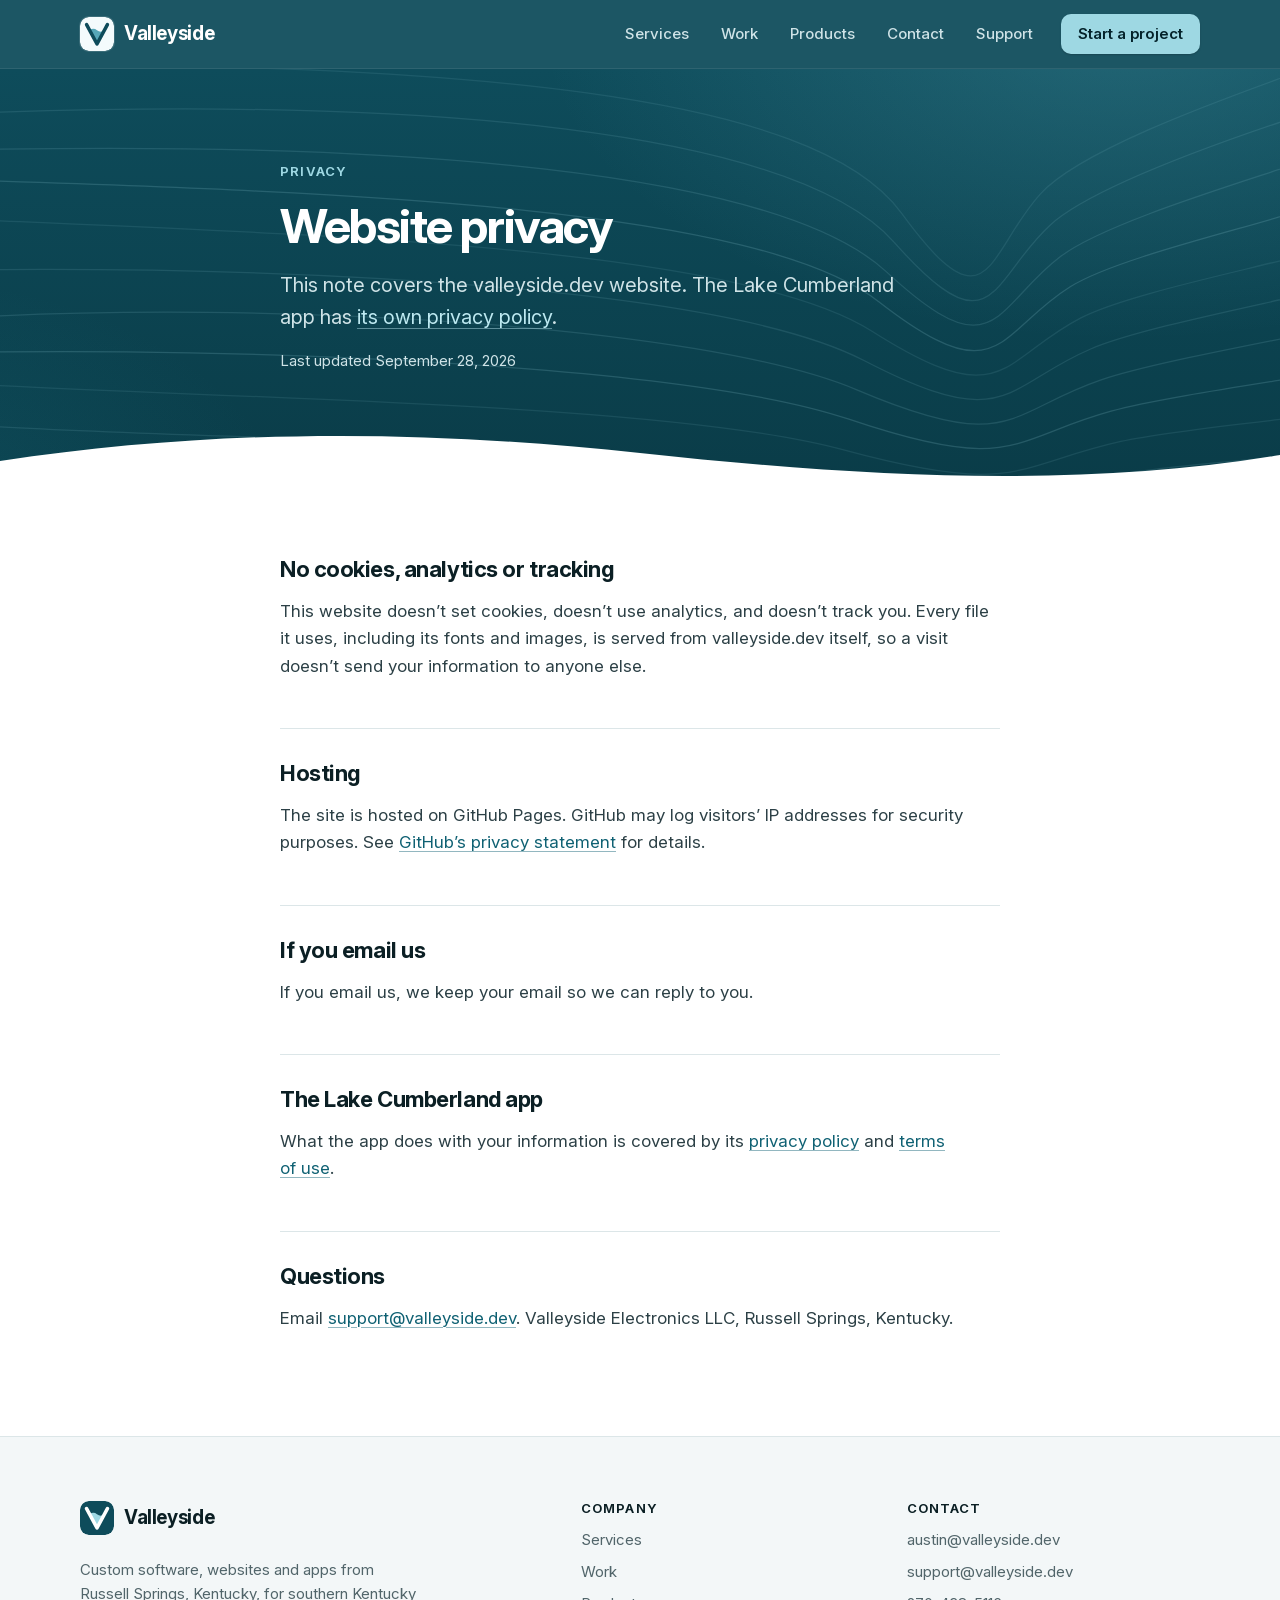
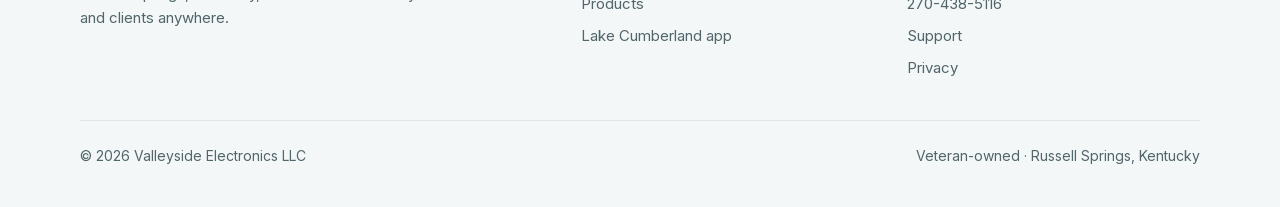
<file: privacy/index.html>
<!DOCTYPE html>
<html lang="en">
<head>
<meta charset="UTF-8">
<meta name="viewport" content="width=device-width, initial-scale=1">
<title>Website privacy | Valleyside</title>
<meta name="description" content="Privacy note for the valleyside.dev website: no cookies, no analytics, no tracking.">
<link rel="canonical" href="https://valleyside.dev/privacy/">
<meta name="theme-color" content="#0E4C5B" media="(prefers-color-scheme: light)">
<meta name="theme-color" content="#0A3A46" media="(prefers-color-scheme: dark)">
<meta property="og:type" content="website">
<meta property="og:site_name" content="Valleyside Electronics LLC">
<meta property="og:title" content="Website privacy | Valleyside Electronics LLC">
<meta property="og:description" content="Privacy note for the valleyside.dev website: no cookies, no analytics, no tracking.">
<meta property="og:url" content="https://valleyside.dev/privacy/">
<meta property="og:image" content="https://valleyside.dev/og-image.png">
<meta property="og:image:width" content="1200">
<meta property="og:image:height" content="630">
<meta property="og:image:alt" content="Valleyside Electronics LLC: custom software, websites and apps. Russell Springs, Kentucky.">
<meta name="twitter:card" content="summary_large_image">
<meta name="twitter:title" content="Website privacy | Valleyside Electronics LLC">
<meta name="twitter:description" content="Privacy note for the valleyside.dev website: no cookies, no analytics, no tracking.">
<meta name="twitter:image" content="https://valleyside.dev/og-image.png">
<link rel="icon" href="/favicon-32.png" sizes="32x32" type="image/png">
<link rel="icon" href="/favicon.svg" type="image/svg+xml">
<link rel="apple-touch-icon" href="/apple-touch-icon.png">
<link rel="preload" href="/fonts/InterVariable.woff2" as="font" type="font/woff2" crossorigin>
<link rel="stylesheet" href="/style.css">
</head>
<body>
<a class="skip-link" href="#main">Skip to content</a>
<header class="site-header">
  <div class="container header-inner">
    <a class="brand" href="/">
      <svg class="brand-mark" viewBox="0 0 32 32" aria-hidden="true" focusable="false"><rect width="32" height="32" rx="8" fill="#F4FBFC"/><path d="M9.05 12.5q3.475-2.8 6.95 0t6.95 0L16 25.4z" fill="#56A7B8"/><path d="M6.2 7.2 16 25.4l9.8-18.2" fill="none" stroke="#0E4C5B" stroke-width="3.3" stroke-linecap="round" stroke-linejoin="round"/></svg>
      <span>Valleyside</span>
    </a>
    <nav class="nav-desktop" aria-label="Main">
      <a href="/#services">Services</a>
      <a href="/#work">Work</a>
      <a href="/#products">Products</a>
      <a href="/#contact">Contact</a>
      <a href="/support/">Support</a>
      <a class="btn btn-light btn-sm" href="mailto:austin@valleyside.dev?subject=New%20project">Start a project</a>
    </nav>
    <details class="nav-mobile">
      <summary><svg class="icon icon-open" viewBox="0 0 24 24" aria-hidden="true" focusable="false"><path d="M4 7h16M4 12h16M4 17h16"/></svg><svg class="icon icon-close" viewBox="0 0 24 24" aria-hidden="true" focusable="false"><path d="M6 6l12 12M18 6 6 18"/></svg><span>Menu</span></summary>
      <nav class="nav-mobile-panel" aria-label="Main">
        <a href="/#services">Services</a>
        <a href="/#work">Work</a>
        <a href="/#products">Products</a>
        <a href="/#contact">Contact</a>
        <a href="/support/">Support</a>
        <a class="btn btn-light" href="mailto:austin@valleyside.dev?subject=New%20project">Start a project</a>
      </nav>
    </details>
  </div>
</header>

<main id="main">
<section class="band-dark page-hero" aria-labelledby="page-title">
  <svg class="contours" viewBox="0 0 1440 600" preserveAspectRatio="xMidYMid slice" aria-hidden="true" focusable="false">
    <path d="M-40 60 C520 60 915 92 1014 228 S1110 274 1170 207 S1500 60 1480 60" opacity="0.10"/>
    <path d="M-40 116 C482 96 894 135 1006 261 S1114 304 1181 242 S1538 96 1480 112" opacity="0.12"/>
    <path d="M-40 157 C444 147 873 179 997 294 S1118 334 1193 277 S1576 147 1480 155" opacity="0.14"/>
    <path d="M-40 191 C406 205 852 222 989 328 S1121 363 1204 311 S1614 205 1480 194" opacity="0.18"/>
    <path d="M-40 235 C368 253 831 266 981 361 S1125 393 1216 346 S1652 253 1480 239" opacity="0.10"/>
    <path d="M-40 292 C330 288 810 310 972 394 S1129 423 1227 381 S1690 288 1480 291" opacity="0.12"/>
    <path d="M-40 346 C292 326 790 353 964 427 S1133 452 1238 416 S1728 326 1480 342" opacity="0.14"/>
    <path d="M-40 385 C254 379 769 397 955 460 S1137 482 1250 451 S1766 379 1480 384" opacity="0.18"/>
    <path d="M-40 420 C216 436 748 440 947 494 S1140 512 1261 485 S1804 436 1480 423" opacity="0.10"/>
    <path d="M-40 466 C178 482 727 484 939 527 S1144 541 1273 520 S1842 482 1480 469" opacity="0.12"/>
    <path d="M-40 524 C140 516 706 528 930 560 S1148 571 1284 555 S1880 516 1480 523" opacity="0.14"/>
  </svg>
  <div class="container container-text">
    <span class="eyebrow">Privacy</span>
    <h1 id="page-title">Website privacy</h1>
    <p class="lede">This note covers the valleyside.dev website. The Lake Cumberland app has <a href="/lake-cumberland/privacy/">its own privacy policy</a>.</p>
    <p class="meta">Last updated September 28, 2026</p>
  </div>
  <svg class="wave-edge" viewBox="0 0 1440 64" preserveAspectRatio="none" aria-hidden="true" focusable="false"><path fill="currentColor" d="M0 38C240 6 470 6 720 30s490 36 720 2V64H0z"/></svg>
</section>

<div class="page-main">
  <div class="container container-text">
    <article class="prose">
      <h2>No cookies, analytics or tracking</h2>
      <p>This website doesn&rsquo;t set cookies, doesn&rsquo;t use analytics, and doesn&rsquo;t track you. Every file it uses, including its fonts and images, is served from valleyside.dev itself, so a visit doesn&rsquo;t send your information to anyone else.</p>
      <h2>Hosting</h2>
      <p>The site is hosted on GitHub Pages. GitHub may log visitors&rsquo; IP addresses for security purposes. See <a href="https://docs.github.com/en/site-policy/privacy-policies/github-general-privacy-statement" rel="noopener">GitHub&rsquo;s privacy statement</a> for details.</p>
      <h2>If you email us</h2>
      <p>If you email us, we keep your email so we can reply to you.</p>
      <h2>The Lake Cumberland app</h2>
      <p>What the app does with your information is covered by its <a href="/lake-cumberland/privacy/">privacy policy</a> and <a href="/lake-cumberland/terms/">terms of use</a>.</p>
      <h2>Questions</h2>
      <p>Email <a href="mailto:support@valleyside.dev">support@valleyside.dev</a>. Valleyside Electronics LLC, Russell Springs, Kentucky.</p>
    </article>
  </div>
</div>
</main>

<footer class="site-footer">
  <div class="container">
    <div class="footer-top">
      <div class="footer-brand">
        <a class="brand" href="/">
          <svg class="brand-mark" viewBox="0 0 32 32" aria-hidden="true" focusable="false"><rect width="32" height="32" rx="8" fill="#0E4C5B"/><path d="M9.05 12.5q3.475-2.8 6.95 0t6.95 0L16 25.4z" fill="#9ED8E3"/><path d="M6.2 7.2 16 25.4l9.8-18.2" fill="none" stroke="#FFFFFF" stroke-width="3.3" stroke-linecap="round" stroke-linejoin="round"/></svg>
          <span>Valleyside</span>
        </a>
        <p>Custom software, websites and apps from Russell Springs, Kentucky, for southern Kentucky and clients anywhere.</p>
      </div>
      <div class="footer-col">
        <h2>Company</h2>
        <ul>
          <li><a href="/#services">Services</a></li>
          <li><a href="/#work">Work</a></li>
          <li><a href="/#products">Products</a></li>
          <li><a href="/lake-cumberland/">Lake Cumberland app</a></li>
        </ul>
      </div>
      <div class="footer-col">
        <h2>Contact</h2>
        <ul>
          <li><a href="mailto:austin@valleyside.dev">austin@valleyside.dev</a></li>
          <li><a href="mailto:support@valleyside.dev">support@valleyside.dev</a></li>
          <li><a href="tel:+12704385116">270-438-5116</a></li>
          <li><a href="/support/">Support</a></li>
          <li><a href="/privacy/">Privacy</a></li>
        </ul>
      </div>
    </div>
    <div class="footer-bottom">
      <p>&copy; 2026 Valleyside Electronics LLC</p>
      <p>Veteran-owned &middot; Russell Springs, Kentucky</p>
    </div>
  </div>
</footer>
<script>document.querySelectorAll('.nav-mobile a').forEach(function(a){a.addEventListener('click',function(){a.closest('details').removeAttribute('open');});});</script>
</body>
</html>
</file>
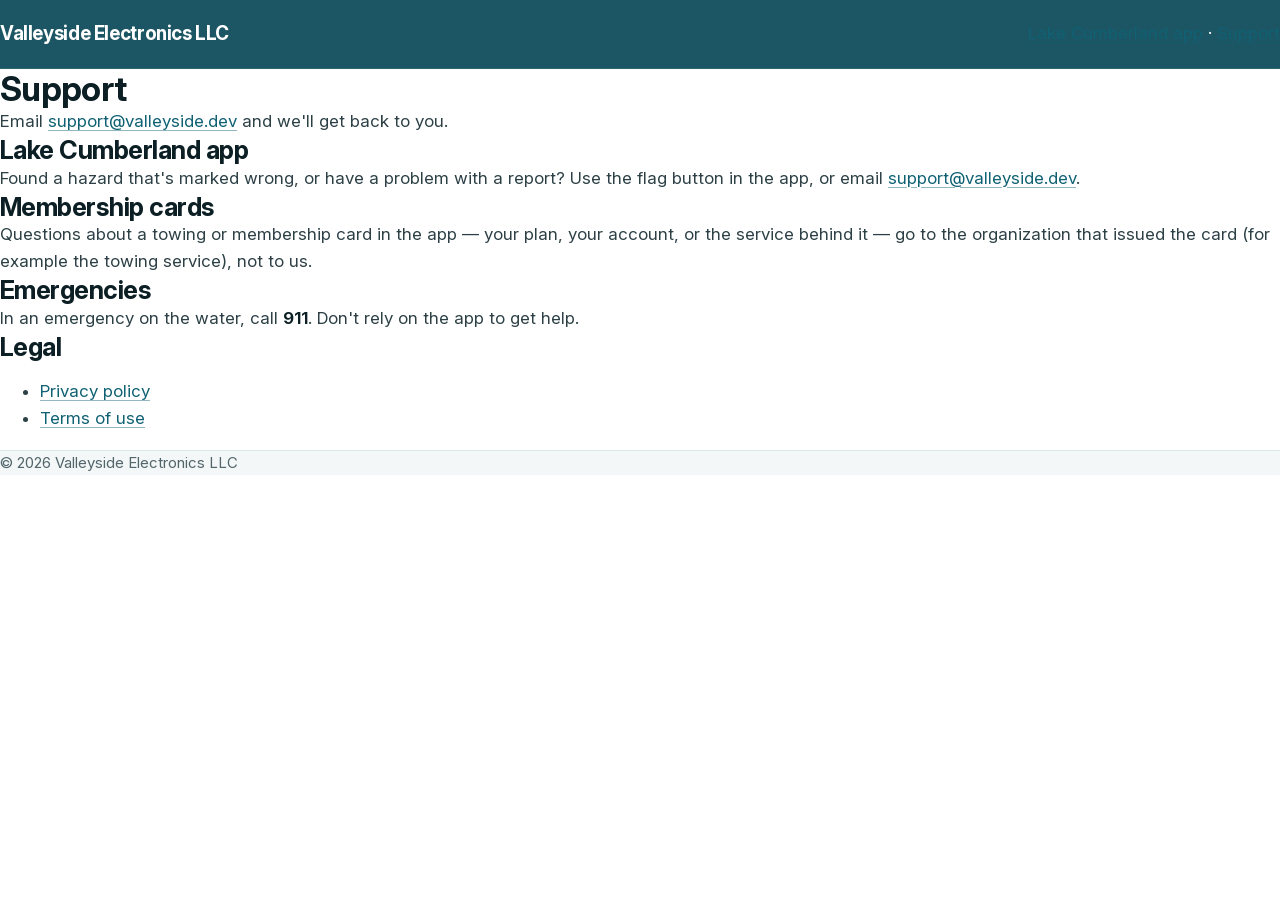
<file: support/index.html>
<!DOCTYPE html>
<html lang="en">
<head>
<meta charset="UTF-8">
<meta name="viewport" content="width=device-width, initial-scale=1">
<title>Support</title>
<meta name="description" content="Get help with Valleyside Electronics LLC and the Lake Cumberland app.">
<link rel="icon" href="/favicon-32.png" sizes="32x32">
<link rel="apple-touch-icon" href="/apple-touch-icon.png">
<link rel="stylesheet" href="/style.css">
</head>
<body>
<header class="site-header">
  <div class="header-inner">
    <a class="brand" href="/">Valleyside Electronics LLC</a>
    <nav>
      <a href="/lake-cumberland/">Lake Cumberland app</a>
      <span class="sep">&middot;</span>
      <a href="/support/">Support</a>
    </nav>
  </div>
</header>

<main>
  <h1>Support</h1>
  <p>
    Email <a href="mailto:support@valleyside.dev">support@valleyside.dev</a>
    and we'll get back to you.
  </p>

  <h2>Lake Cumberland app</h2>
  <p>
    Found a hazard that's marked wrong, or have a problem with a report?
    Use the flag button in the app, or email
    <a href="mailto:support@valleyside.dev">support@valleyside.dev</a>.
  </p>

  <h2>Membership cards</h2>
  <p>
    Questions about a towing or membership card in the app &mdash; your plan,
    your account, or the service behind it &mdash; go to the organization
    that issued the card (for example the towing service), not to us.
  </p>

  <h2>Emergencies</h2>
  <p>In an emergency on the water, call <strong>911</strong>. Don't rely on the app to get help.</p>

  <h2>Legal</h2>
  <ul>
    <li><a href="/lake-cumberland/privacy/">Privacy policy</a></li>
    <li><a href="/lake-cumberland/terms/">Terms of use</a></li>
  </ul>
</main>

<footer class="site-footer">
  &copy; 2026 Valleyside Electronics LLC
</footer>
</body>
</html>
</file>
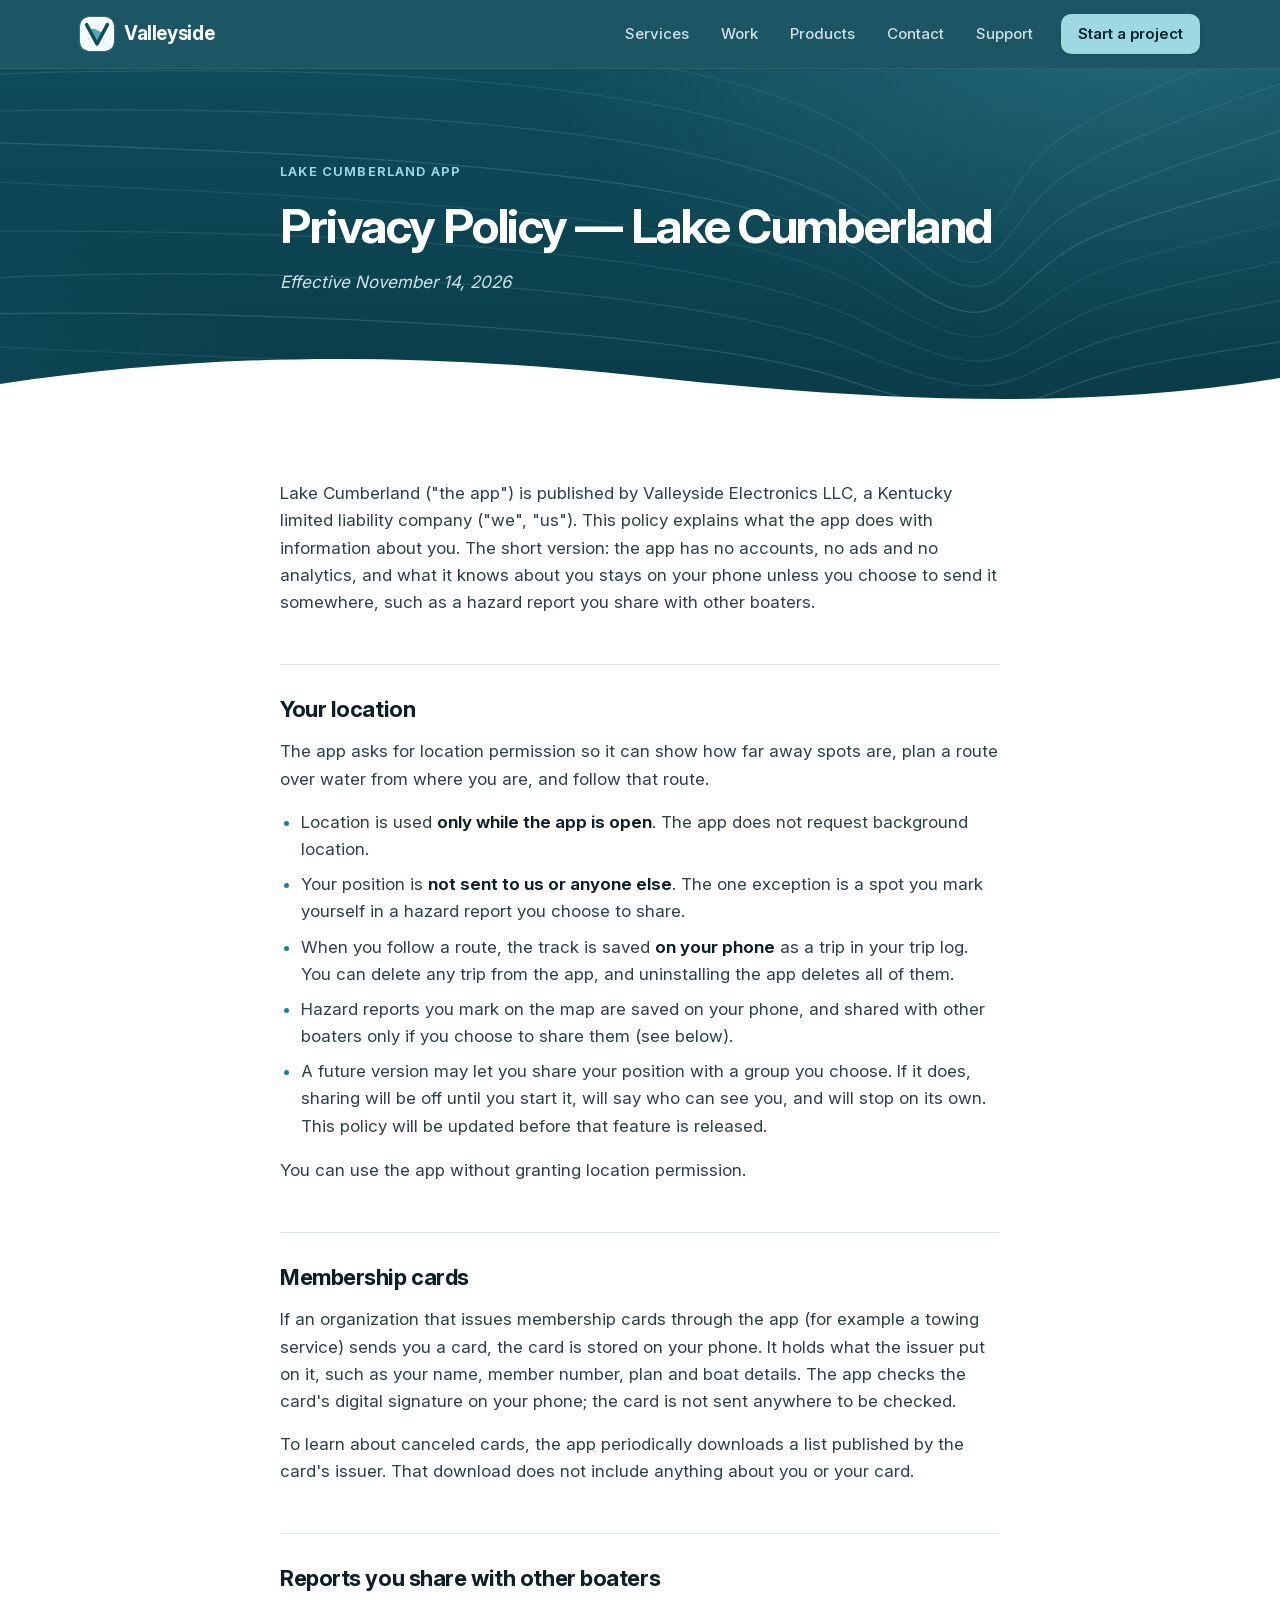
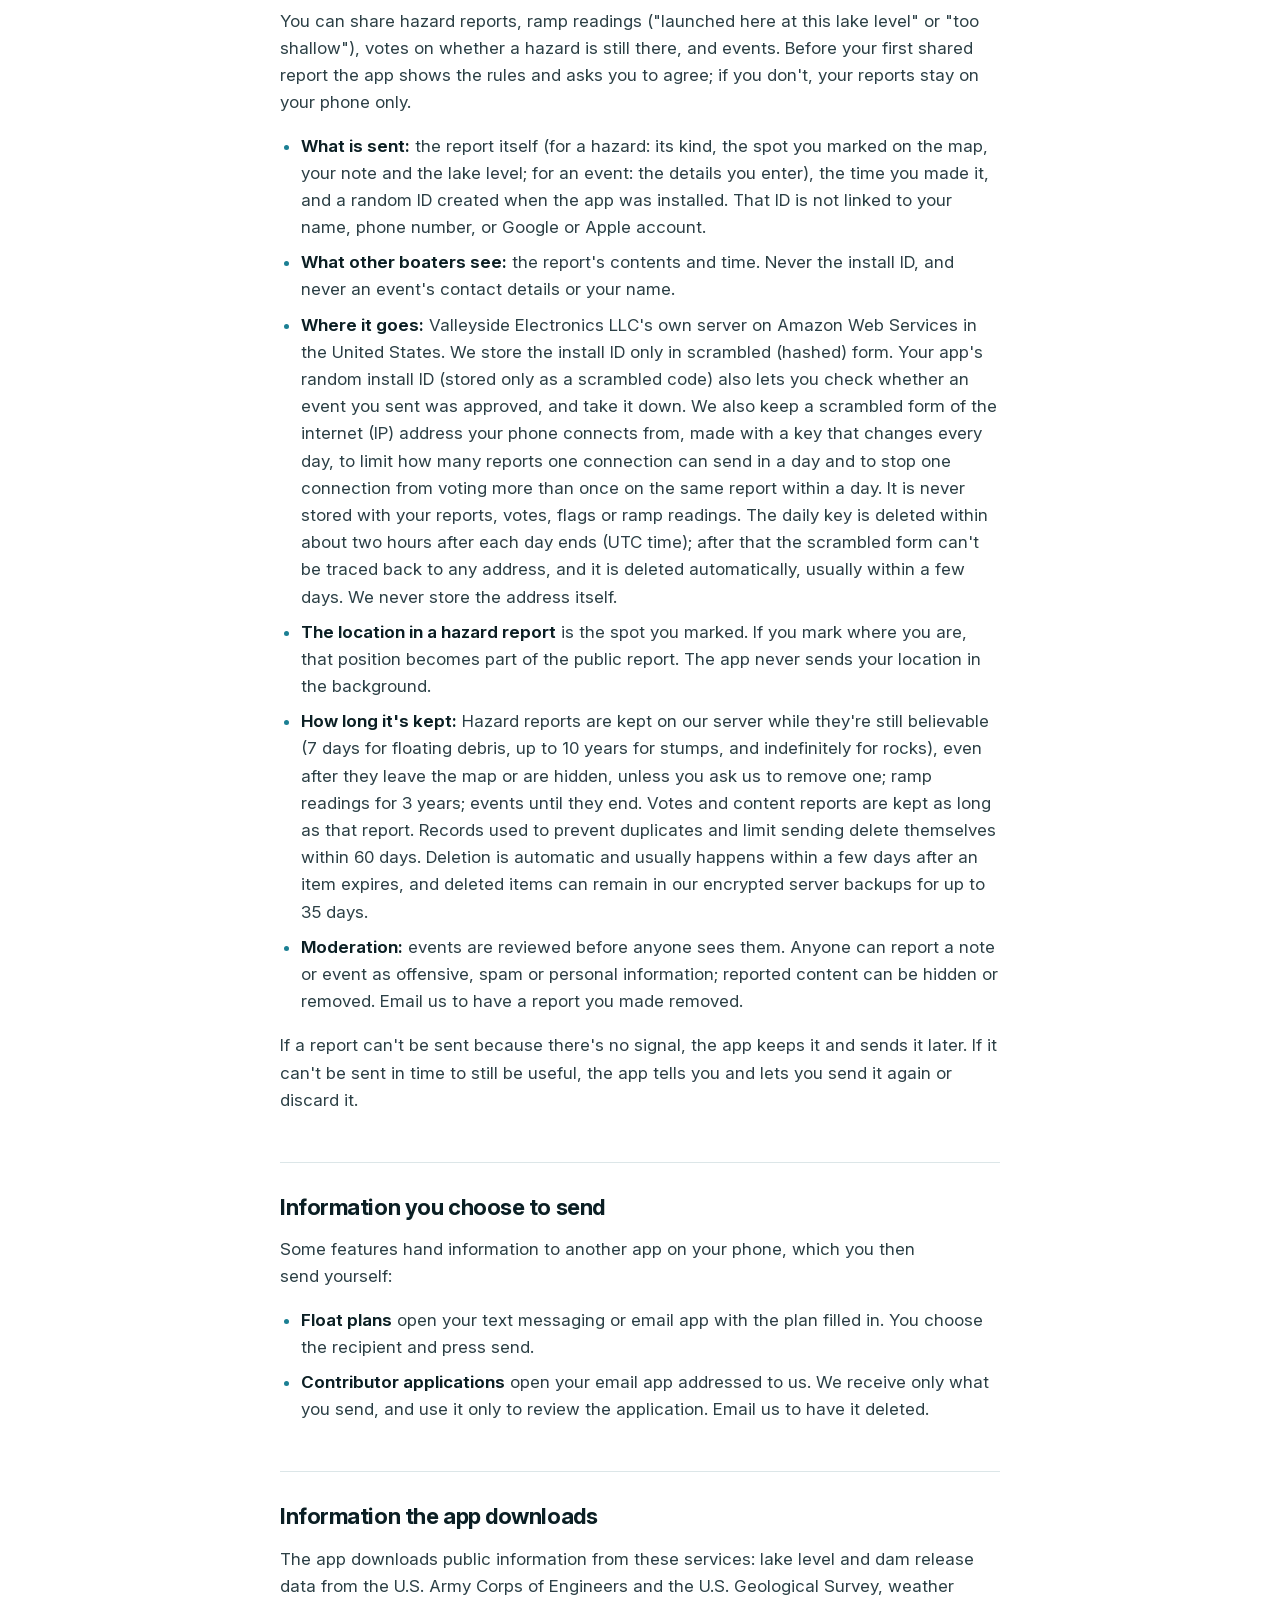
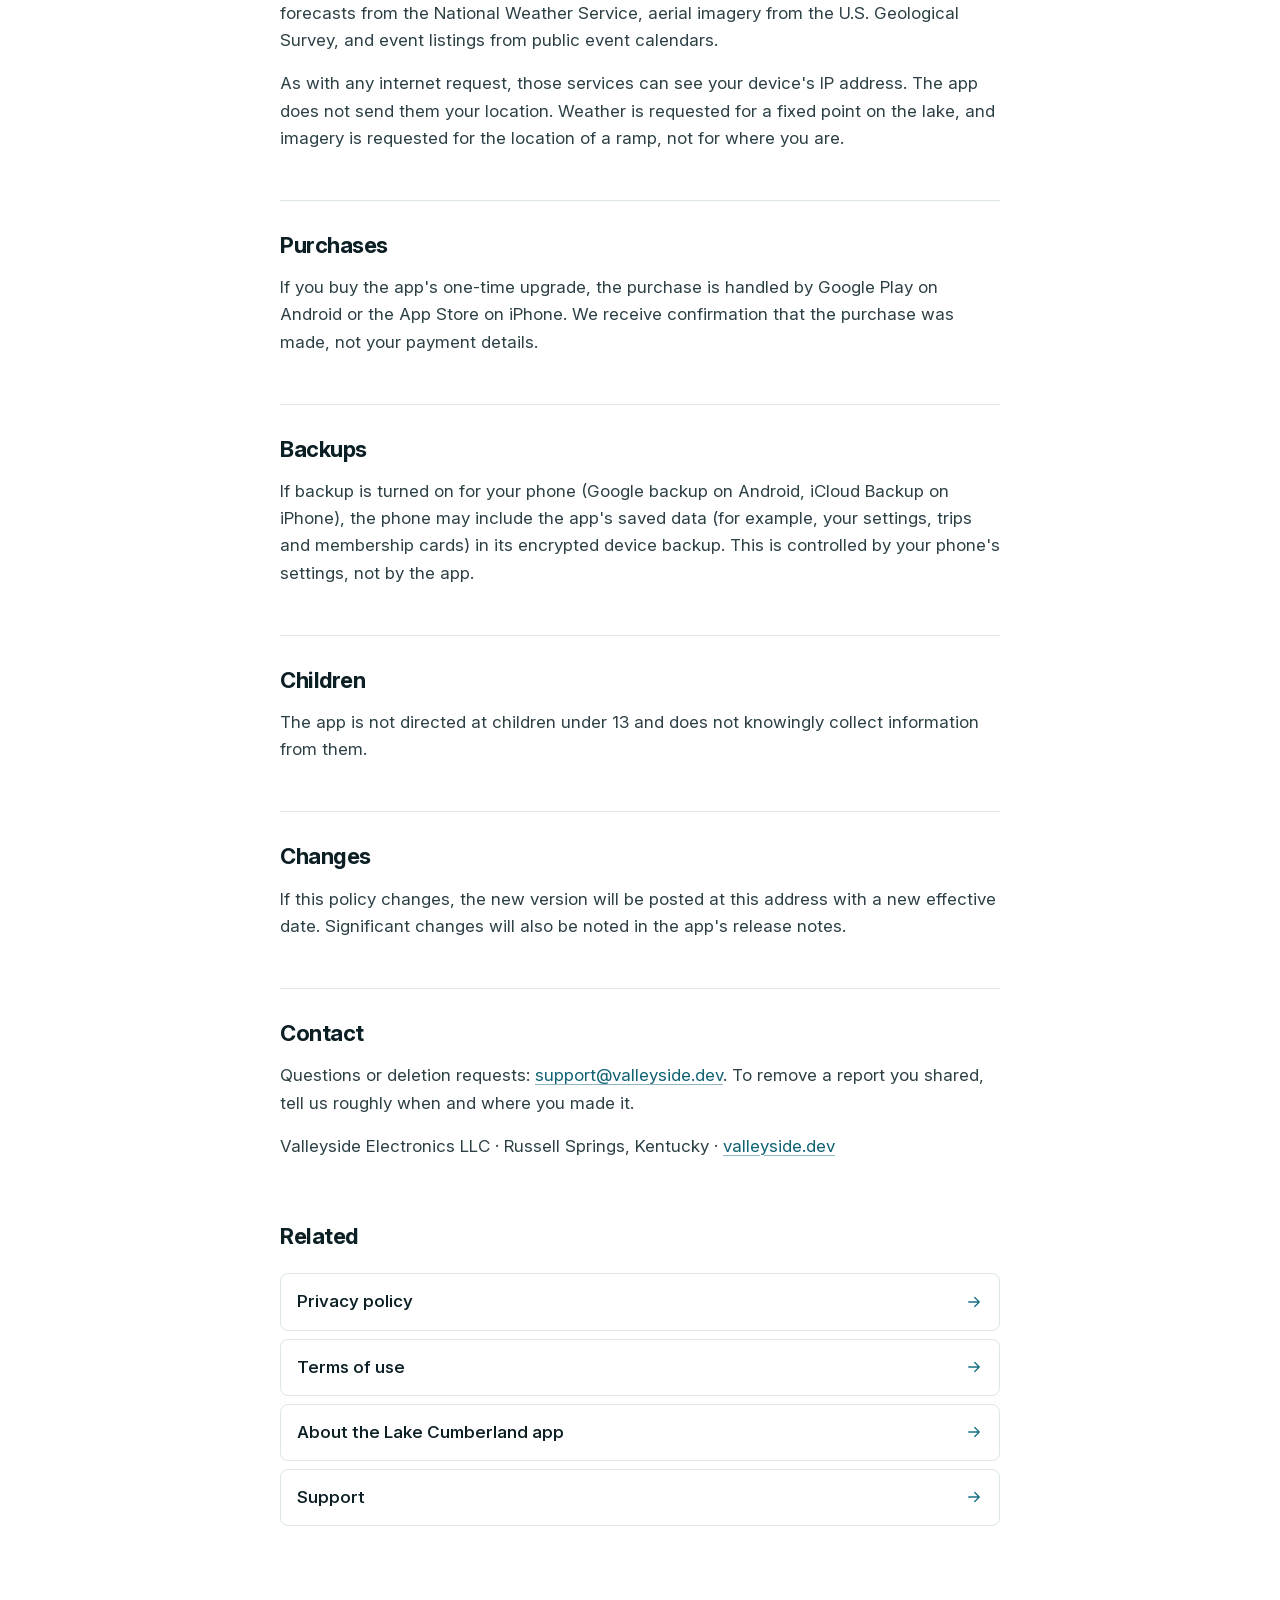
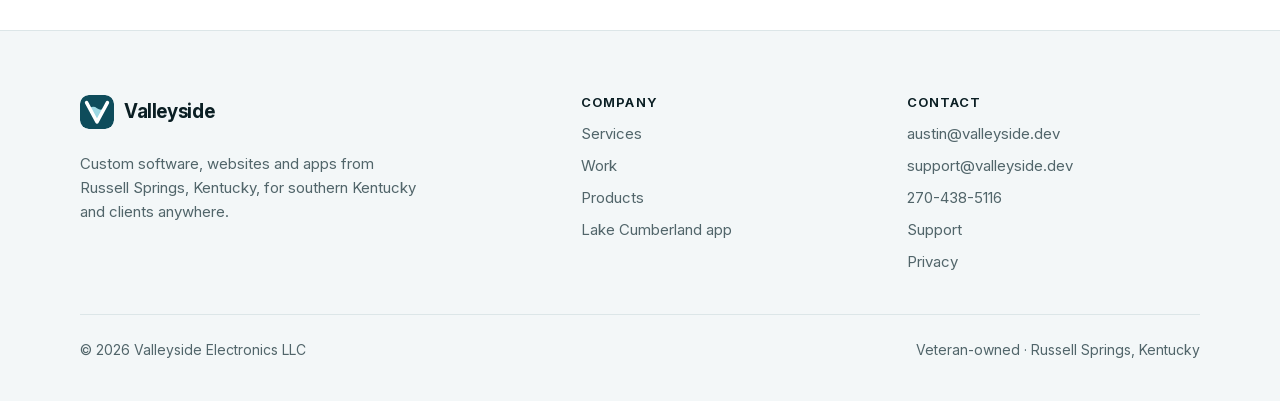
<file: lake-cumberland/privacy/index.html>
<!DOCTYPE html>
<html lang="en">
<head>
<meta charset="UTF-8">
<meta name="viewport" content="width=device-width, initial-scale=1">
<title>Privacy Policy — Lake Cumberland</title>
<meta name="description" content="Privacy policy for the Lake Cumberland app, published by Valleyside Electronics LLC.">
<link rel="canonical" href="https://valleyside.dev/lake-cumberland/privacy/">
<meta name="theme-color" content="#0E4C5B" media="(prefers-color-scheme: light)">
<meta name="theme-color" content="#0A3A46" media="(prefers-color-scheme: dark)">
<meta property="og:type" content="website">
<meta property="og:site_name" content="Valleyside Electronics LLC">
<meta property="og:title" content="Privacy Policy — Lake Cumberland">
<meta property="og:description" content="Privacy policy for the Lake Cumberland app, published by Valleyside Electronics LLC.">
<meta property="og:url" content="https://valleyside.dev/lake-cumberland/privacy/">
<meta property="og:image" content="https://valleyside.dev/og-image.png">
<meta property="og:image:width" content="1200">
<meta property="og:image:height" content="630">
<meta property="og:image:alt" content="Valleyside Electronics LLC: custom software, websites and apps. Russell Springs, Kentucky.">
<meta name="twitter:card" content="summary_large_image">
<meta name="twitter:title" content="Privacy Policy — Lake Cumberland">
<meta name="twitter:description" content="Privacy policy for the Lake Cumberland app, published by Valleyside Electronics LLC.">
<meta name="twitter:image" content="https://valleyside.dev/og-image.png">
<link rel="icon" href="/favicon-32.png" sizes="32x32" type="image/png">
<link rel="icon" href="/favicon.svg" type="image/svg+xml">
<link rel="apple-touch-icon" href="/apple-touch-icon.png">
<link rel="preload" href="/fonts/InterVariable.woff2" as="font" type="font/woff2" crossorigin>
<link rel="stylesheet" href="/style.css">
</head>
<body>
<a class="skip-link" href="#main">Skip to content</a>
<header class="site-header">
  <div class="container header-inner">
    <a class="brand" href="/">
      <svg class="brand-mark" viewBox="0 0 32 32" aria-hidden="true" focusable="false"><rect width="32" height="32" rx="8" fill="#F4FBFC"/><path d="M9.05 12.5q3.475-2.8 6.95 0t6.95 0L16 25.4z" fill="#56A7B8"/><path d="M6.2 7.2 16 25.4l9.8-18.2" fill="none" stroke="#0E4C5B" stroke-width="3.3" stroke-linecap="round" stroke-linejoin="round"/></svg>
      <span>Valleyside</span>
    </a>
    <nav class="nav-desktop" aria-label="Main">
      <a href="/#services">Services</a>
      <a href="/#work">Work</a>
      <a href="/#products">Products</a>
      <a href="/#contact">Contact</a>
      <a href="/support/">Support</a>
      <a class="btn btn-light btn-sm" href="mailto:austin@valleyside.dev?subject=New%20project">Start a project</a>
    </nav>
    <details class="nav-mobile">
      <summary><svg class="icon icon-open" viewBox="0 0 24 24" aria-hidden="true" focusable="false"><path d="M4 7h16M4 12h16M4 17h16"/></svg><svg class="icon icon-close" viewBox="0 0 24 24" aria-hidden="true" focusable="false"><path d="M6 6l12 12M18 6 6 18"/></svg><span>Menu</span></summary>
      <nav class="nav-mobile-panel" aria-label="Main">
        <a href="/#services">Services</a>
        <a href="/#work">Work</a>
        <a href="/#products">Products</a>
        <a href="/#contact">Contact</a>
        <a href="/support/">Support</a>
        <a class="btn btn-light" href="mailto:austin@valleyside.dev?subject=New%20project">Start a project</a>
      </nav>
    </details>
  </div>
</header>

<main id="main">
<section class="band-dark page-hero" aria-labelledby="page-title">
  <svg class="contours" viewBox="0 0 1440 600" preserveAspectRatio="xMidYMid slice" aria-hidden="true" focusable="false">
    <path d="M-40 60 C520 60 915 92 1014 228 S1110 274 1170 207 S1500 60 1480 60" opacity="0.10"/>
    <path d="M-40 116 C482 96 894 135 1006 261 S1114 304 1181 242 S1538 96 1480 112" opacity="0.12"/>
    <path d="M-40 157 C444 147 873 179 997 294 S1118 334 1193 277 S1576 147 1480 155" opacity="0.14"/>
    <path d="M-40 191 C406 205 852 222 989 328 S1121 363 1204 311 S1614 205 1480 194" opacity="0.18"/>
    <path d="M-40 235 C368 253 831 266 981 361 S1125 393 1216 346 S1652 253 1480 239" opacity="0.10"/>
    <path d="M-40 292 C330 288 810 310 972 394 S1129 423 1227 381 S1690 288 1480 291" opacity="0.12"/>
    <path d="M-40 346 C292 326 790 353 964 427 S1133 452 1238 416 S1728 326 1480 342" opacity="0.14"/>
    <path d="M-40 385 C254 379 769 397 955 460 S1137 482 1250 451 S1766 379 1480 384" opacity="0.18"/>
    <path d="M-40 420 C216 436 748 440 947 494 S1140 512 1261 485 S1804 436 1480 423" opacity="0.10"/>
    <path d="M-40 466 C178 482 727 484 939 527 S1144 541 1273 520 S1842 482 1480 469" opacity="0.12"/>
    <path d="M-40 524 C140 516 706 528 930 560 S1148 571 1284 555 S1880 516 1480 523" opacity="0.14"/>
  </svg>
  <div class="container container-text">
    <span class="eyebrow">Lake Cumberland app</span>
    <h1 id="page-title">Privacy Policy — Lake Cumberland</h1>
    <p class="effective-date"><em>Effective November 14, 2026</em></p>
  </div>
  <svg class="wave-edge" viewBox="0 0 1440 64" preserveAspectRatio="none" aria-hidden="true" focusable="false"><path fill="currentColor" d="M0 38C240 6 470 6 720 30s490 36 720 2V64H0z"/></svg>
</section>

<div class="page-main">
  <div class="container container-text">
    <article class="prose">
  <p>Lake Cumberland ("the app") is published by Valleyside Electronics LLC, a Kentucky limited liability company ("we", "us"). This policy explains what the app does with information about you. The short version: the app has no accounts, no ads and no analytics, and what it knows about you stays on your phone unless you choose to send it somewhere, such as a hazard report you share with other boaters.</p>
<h2>Your location</h2>
  <p>The app asks for location permission so it can show how far away spots are, plan a route over water from where you are, and follow that route.</p>
  <ul>
    <li>Location is used <strong>only while the app is open</strong>. The app does not request background location.</li>
    <li>Your position is <strong>not sent to us or anyone else</strong>. The one exception is a spot you mark yourself in a hazard report you choose to share.</li>
    <li>When you follow a route, the track is saved <strong>on your phone</strong> as a trip in your trip log. You can delete any trip from the app, and uninstalling the app deletes all of them.</li>
    <li>Hazard reports you mark on the map are saved on your phone, and shared with other boaters only if you choose to share them (see below).</li>
    <li>A future version may let you share your position with a group you choose. If it does, sharing will be off until you start it, will say who can see you, and will stop on its own. This policy will be updated before that feature is released.</li>
  </ul>
  <p>You can use the app without granting location permission.</p>
<h2>Membership cards</h2>
  <p>If an organization that issues membership cards through the app (for example a towing service) sends you a card, the card is stored on your phone. It holds what the issuer put on it, such as your name, member number, plan and boat details. The app checks the card's digital signature on your phone; the card is not sent anywhere to be checked.</p>
  <p>To learn about canceled cards, the app periodically downloads a list published by the card's issuer. That download does not include anything about you or your card.</p>
<h2>Reports you share with other boaters</h2>
  <p>You can share hazard reports, ramp readings ("launched here at this lake level" or "too shallow"), votes on whether a hazard is still there, and events. Before your first shared report the app shows the rules and asks you to agree; if you don't, your reports stay on your phone only.</p>
  <ul>
    <li><strong>What is sent:</strong> the report itself (for a hazard: its kind, the spot you marked on the map, your note and the lake level; for an event: the details you enter), the time you made it, and a random ID created when the app was installed. That ID is not linked to your name, phone number, or Google or Apple account.</li>
    <li><strong>What other boaters see:</strong> the report's contents and time. Never the install ID, and never an event's contact details or your name.</li>
    <li><strong>Where it goes:</strong> Valleyside Electronics LLC's own server on Amazon Web Services in the United States. We store the install ID only in scrambled (hashed) form. Your app's random install ID (stored only as a scrambled code) also lets you check whether an event you sent was approved, and take it down. We also keep a scrambled form of the internet (IP) address your phone connects from, made with a key that changes every day, to limit how many reports one connection can send in a day and to stop one connection from voting more than once on the same report within a day. It is never stored with your reports, votes, flags or ramp readings. The daily key is deleted within about two hours after each day ends (UTC time); after that the scrambled form can't be traced back to any address, and it is deleted automatically, usually within a few days. We never store the address itself.</li>
    <li><strong>The location in a hazard report</strong> is the spot you marked. If you mark where you are, that position becomes part of the public report. The app never sends your location in the background.</li>
    <li><strong>How long it's kept:</strong> Hazard reports are kept on our server while they're still believable (7 days for floating debris, up to 10 years for stumps, and indefinitely for rocks), even after they leave the map or are hidden, unless you ask us to remove one; ramp readings for 3 years; events until they end. Votes and content reports are kept as long as that report. Records used to prevent duplicates and limit sending delete themselves within 60 days. Deletion is automatic and usually happens within a few days after an item expires, and deleted items can remain in our encrypted server backups for up to 35 days.</li>
    <li><strong>Moderation:</strong> events are reviewed before anyone sees them. Anyone can report a note or event as offensive, spam or personal information; reported content can be hidden or removed. Email us to have a report you made removed.</li>
  </ul>
  <p>If a report can't be sent because there's no signal, the app keeps it and sends it later. If it can't be sent in time to still be useful, the app tells you and lets you send it again or discard it.</p>
<h2>Information you choose to send</h2>
  <p>Some features hand information to another app on your phone, which you then send yourself:</p>
  <ul>
    <li><strong>Float plans</strong> open your text messaging or email app with the plan filled in. You choose the recipient and press send.</li>
    <li><strong>Contributor applications</strong> open your email app addressed to us. We receive only what you send, and use it only to review the application. Email us to have it deleted.</li>
  </ul>
<h2>Information the app downloads</h2>
  <p>The app downloads public information from these services: lake level and dam release data from the U.S. Army Corps of Engineers and the U.S. Geological Survey, weather forecasts from the National Weather Service, aerial imagery from the U.S. Geological Survey, and event listings from public event calendars.</p>
  <p>As with any internet request, those services can see your device's IP address. The app does not send them your location. Weather is requested for a fixed point on the lake, and imagery is requested for the location of a ramp, not for where you are.</p>
<h2>Purchases</h2>
  <p>If you buy the app's one-time upgrade, the purchase is handled by Google Play on Android or the App Store on iPhone. We receive confirmation that the purchase was made, not your payment details.</p>
<h2>Backups</h2>
  <p>If backup is turned on for your phone (Google backup on Android, iCloud Backup on iPhone), the phone may include the app's saved data (for example, your settings, trips and membership cards) in its encrypted device backup. This is controlled by your phone's settings, not by the app.</p>
<h2>Children</h2>
  <p>The app is not directed at children under 13 and does not knowingly collect information from them.</p>
<h2>Changes</h2>
  <p>If this policy changes, the new version will be posted at this address with a new effective date. Significant changes will also be noted in the app's release notes.</p>
<h2>Contact</h2>
  <p>Questions or deletion requests: <a href="mailto:support@valleyside.dev">support@valleyside.dev</a>. To remove a report you shared, tell us roughly when and where you made it.</p>
  <p>Valleyside Electronics LLC · Russell Springs, Kentucky · <a href="https://valleyside.dev">valleyside.dev</a></p>
    </article>

    <h2 class="subhead">Related</h2>
    <ul class="link-list">
      <li><a href="/lake-cumberland/privacy/">Privacy policy <svg class="icon arrow" viewBox="0 0 24 24" aria-hidden="true" focusable="false"><path d="M5 12h14M13 6l6 6-6 6"/></svg></a></li>
      <li><a href="/lake-cumberland/terms/">Terms of use <svg class="icon arrow" viewBox="0 0 24 24" aria-hidden="true" focusable="false"><path d="M5 12h14M13 6l6 6-6 6"/></svg></a></li>
      <li><a href="/lake-cumberland/">About the Lake Cumberland app <svg class="icon arrow" viewBox="0 0 24 24" aria-hidden="true" focusable="false"><path d="M5 12h14M13 6l6 6-6 6"/></svg></a></li>
      <li><a href="/support/">Support <svg class="icon arrow" viewBox="0 0 24 24" aria-hidden="true" focusable="false"><path d="M5 12h14M13 6l6 6-6 6"/></svg></a></li>
    </ul>
  </div>
</div>
</main>

<footer class="site-footer">
  <div class="container">
    <div class="footer-top">
      <div class="footer-brand">
        <a class="brand" href="/">
          <svg class="brand-mark" viewBox="0 0 32 32" aria-hidden="true" focusable="false"><rect width="32" height="32" rx="8" fill="#0E4C5B"/><path d="M9.05 12.5q3.475-2.8 6.95 0t6.95 0L16 25.4z" fill="#9ED8E3"/><path d="M6.2 7.2 16 25.4l9.8-18.2" fill="none" stroke="#FFFFFF" stroke-width="3.3" stroke-linecap="round" stroke-linejoin="round"/></svg>
          <span>Valleyside</span>
        </a>
        <p>Custom software, websites and apps from Russell Springs, Kentucky, for southern Kentucky and clients anywhere.</p>
      </div>
      <div class="footer-col">
        <h2>Company</h2>
        <ul>
          <li><a href="/#services">Services</a></li>
          <li><a href="/#work">Work</a></li>
          <li><a href="/#products">Products</a></li>
          <li><a href="/lake-cumberland/">Lake Cumberland app</a></li>
        </ul>
      </div>
      <div class="footer-col">
        <h2>Contact</h2>
        <ul>
          <li><a href="mailto:austin@valleyside.dev">austin@valleyside.dev</a></li>
          <li><a href="mailto:support@valleyside.dev">support@valleyside.dev</a></li>
          <li><a href="tel:+12704385116">270-438-5116</a></li>
          <li><a href="/support/">Support</a></li>
          <li><a href="/privacy/">Privacy</a></li>
        </ul>
      </div>
    </div>
    <div class="footer-bottom">
      <p>&copy; 2026 Valleyside Electronics LLC</p>
      <p>Veteran-owned &middot; Russell Springs, Kentucky</p>
    </div>
  </div>
</footer>
<script>document.querySelectorAll('.nav-mobile a').forEach(function(a){a.addEventListener('click',function(){a.closest('details').removeAttribute('open');});});</script>
</body>
</html>
</file>
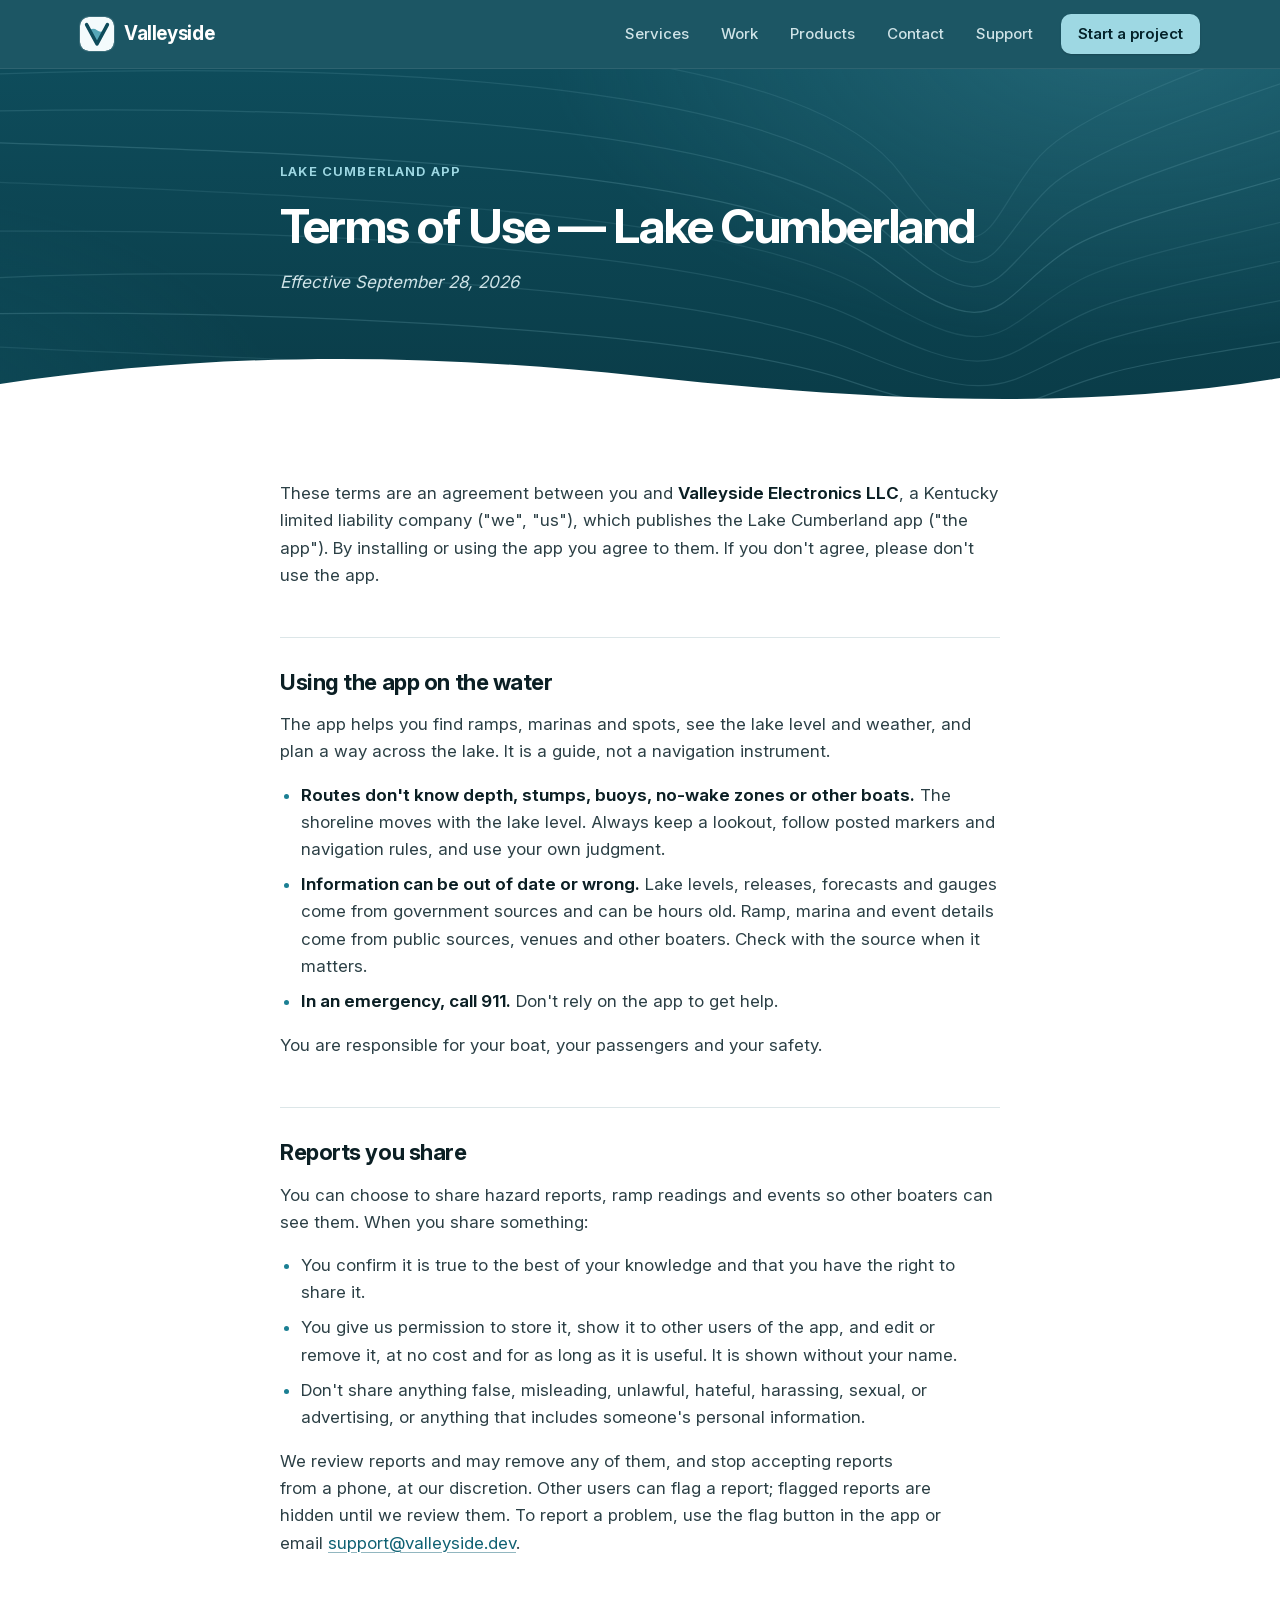
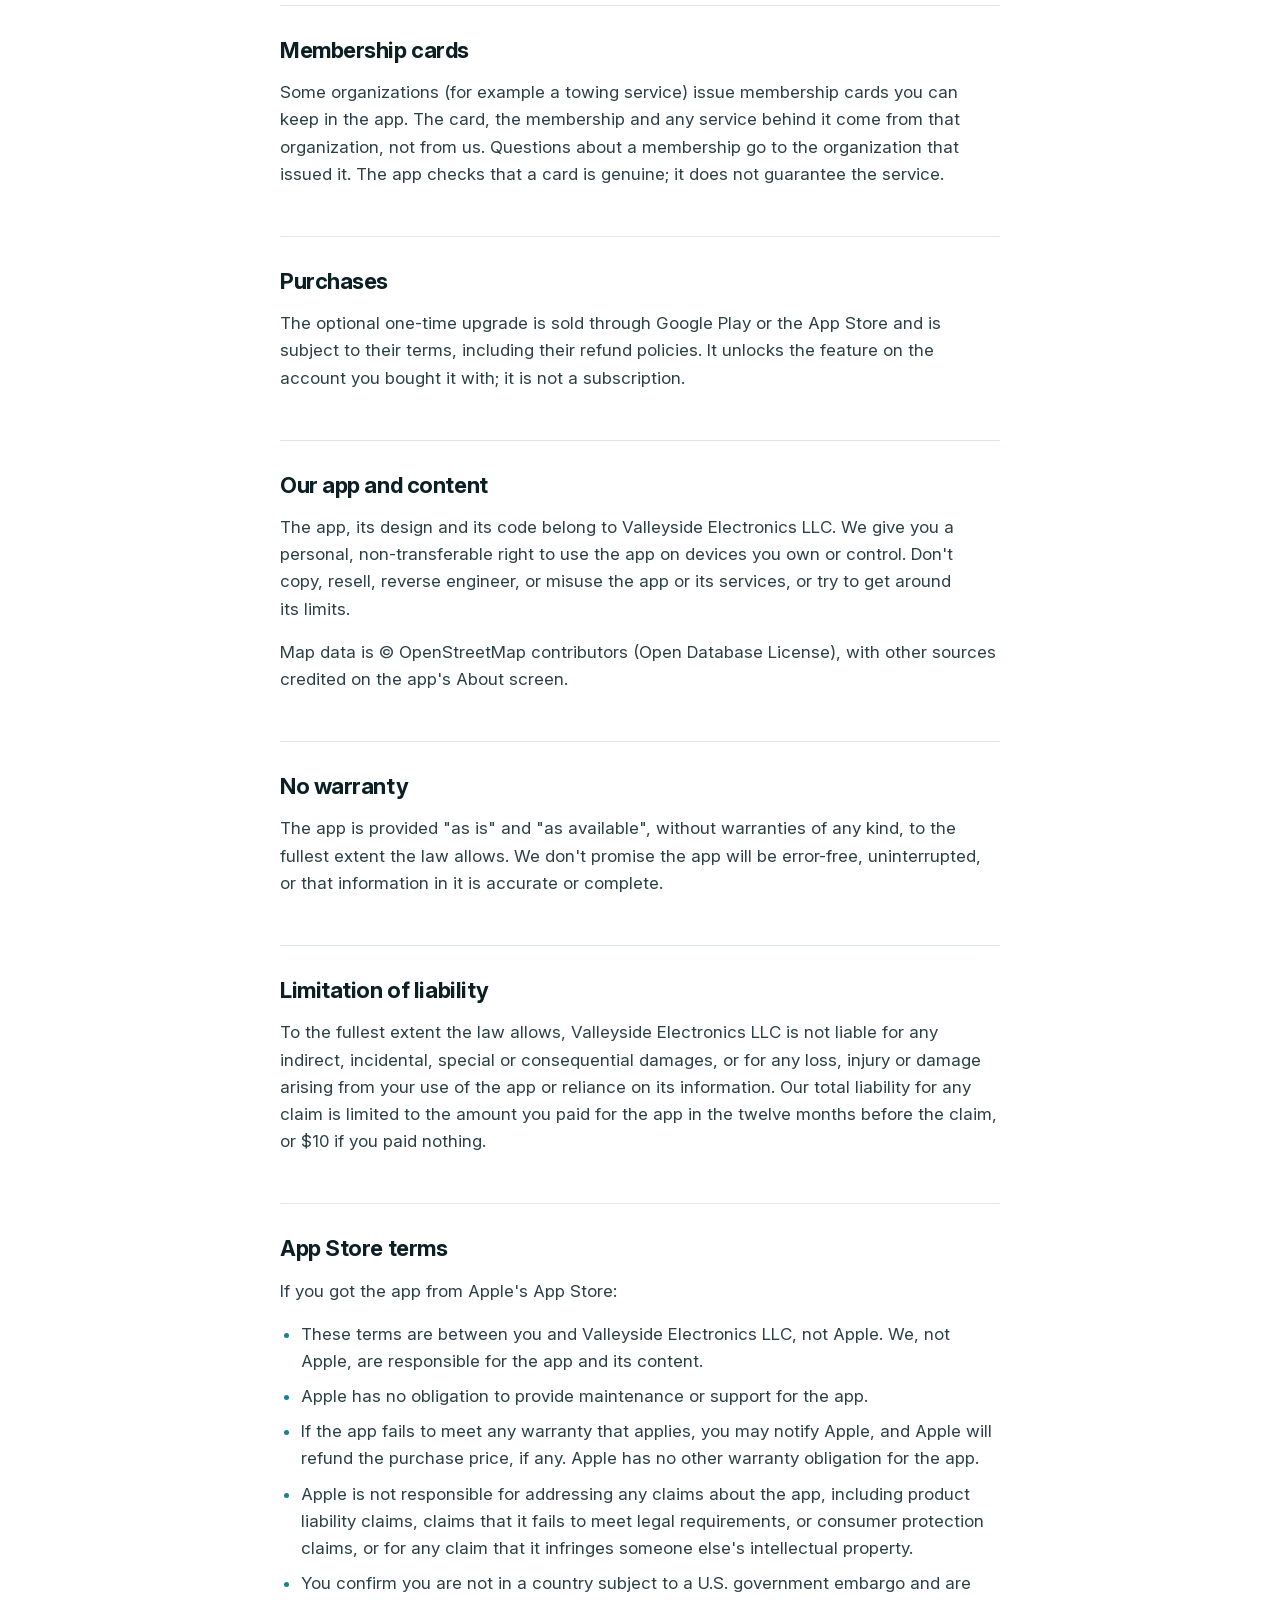
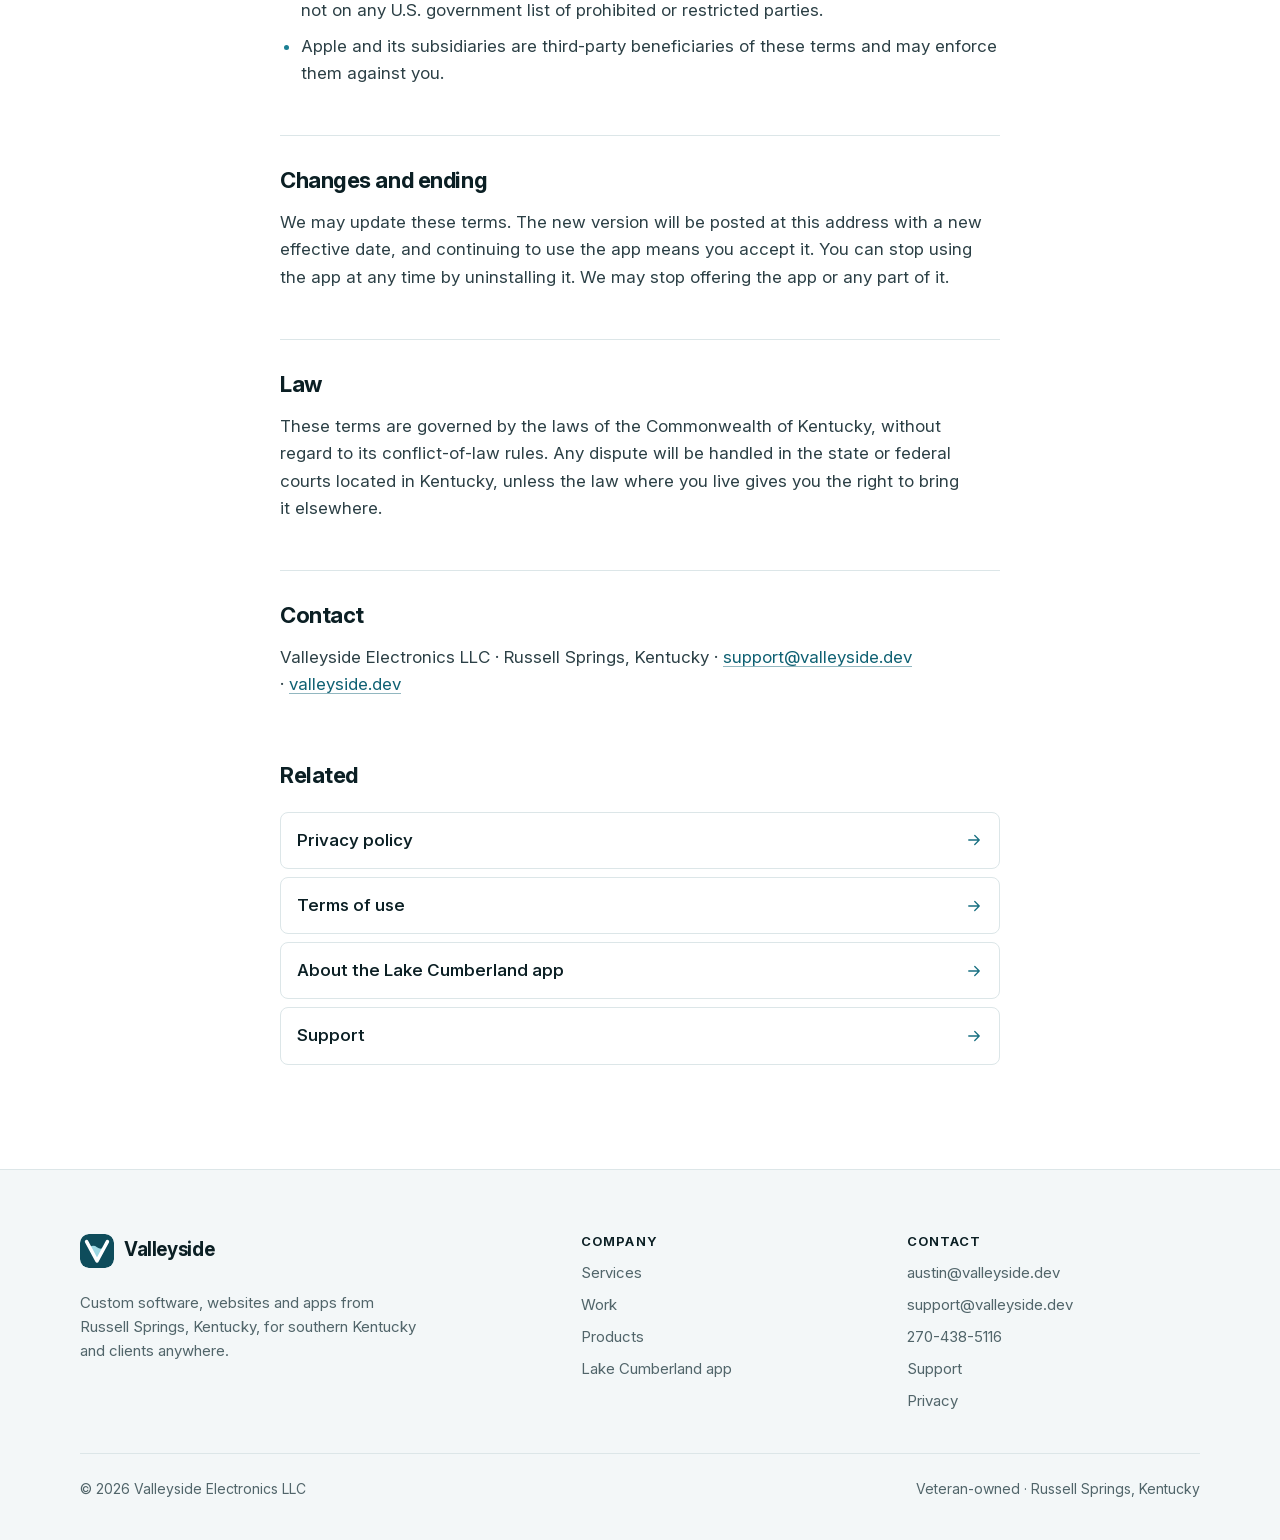
<file: lake-cumberland/terms/index.html>
<!DOCTYPE html>
<html lang="en">
<head>
<meta charset="UTF-8">
<meta name="viewport" content="width=device-width, initial-scale=1">
<title>Terms of Use — Lake Cumberland</title>
<meta name="description" content="Terms of use for the Lake Cumberland app, published by Valleyside Electronics LLC.">
<link rel="canonical" href="https://valleyside.dev/lake-cumberland/terms/">
<meta name="theme-color" content="#0E4C5B" media="(prefers-color-scheme: light)">
<meta name="theme-color" content="#0A3A46" media="(prefers-color-scheme: dark)">
<meta property="og:type" content="website">
<meta property="og:site_name" content="Valleyside Electronics LLC">
<meta property="og:title" content="Terms of Use — Lake Cumberland">
<meta property="og:description" content="Terms of use for the Lake Cumberland app, published by Valleyside Electronics LLC.">
<meta property="og:url" content="https://valleyside.dev/lake-cumberland/terms/">
<meta property="og:image" content="https://valleyside.dev/og-image.png">
<meta property="og:image:width" content="1200">
<meta property="og:image:height" content="630">
<meta property="og:image:alt" content="Valleyside Electronics LLC: custom software, websites and apps. Russell Springs, Kentucky.">
<meta name="twitter:card" content="summary_large_image">
<meta name="twitter:title" content="Terms of Use — Lake Cumberland">
<meta name="twitter:description" content="Terms of use for the Lake Cumberland app, published by Valleyside Electronics LLC.">
<meta name="twitter:image" content="https://valleyside.dev/og-image.png">
<link rel="icon" href="/favicon-32.png" sizes="32x32" type="image/png">
<link rel="icon" href="/favicon.svg" type="image/svg+xml">
<link rel="apple-touch-icon" href="/apple-touch-icon.png">
<link rel="preload" href="/fonts/InterVariable.woff2" as="font" type="font/woff2" crossorigin>
<link rel="stylesheet" href="/style.css">
</head>
<body>
<a class="skip-link" href="#main">Skip to content</a>
<header class="site-header">
  <div class="container header-inner">
    <a class="brand" href="/">
      <svg class="brand-mark" viewBox="0 0 32 32" aria-hidden="true" focusable="false"><rect width="32" height="32" rx="8" fill="#F4FBFC"/><path d="M9.05 12.5q3.475-2.8 6.95 0t6.95 0L16 25.4z" fill="#56A7B8"/><path d="M6.2 7.2 16 25.4l9.8-18.2" fill="none" stroke="#0E4C5B" stroke-width="3.3" stroke-linecap="round" stroke-linejoin="round"/></svg>
      <span>Valleyside</span>
    </a>
    <nav class="nav-desktop" aria-label="Main">
      <a href="/#services">Services</a>
      <a href="/#work">Work</a>
      <a href="/#products">Products</a>
      <a href="/#contact">Contact</a>
      <a href="/support/">Support</a>
      <a class="btn btn-light btn-sm" href="mailto:austin@valleyside.dev?subject=New%20project">Start a project</a>
    </nav>
    <details class="nav-mobile">
      <summary><svg class="icon icon-open" viewBox="0 0 24 24" aria-hidden="true" focusable="false"><path d="M4 7h16M4 12h16M4 17h16"/></svg><svg class="icon icon-close" viewBox="0 0 24 24" aria-hidden="true" focusable="false"><path d="M6 6l12 12M18 6 6 18"/></svg><span>Menu</span></summary>
      <nav class="nav-mobile-panel" aria-label="Main">
        <a href="/#services">Services</a>
        <a href="/#work">Work</a>
        <a href="/#products">Products</a>
        <a href="/#contact">Contact</a>
        <a href="/support/">Support</a>
        <a class="btn btn-light" href="mailto:austin@valleyside.dev?subject=New%20project">Start a project</a>
      </nav>
    </details>
  </div>
</header>

<main id="main">
<section class="band-dark page-hero" aria-labelledby="page-title">
  <svg class="contours" viewBox="0 0 1440 600" preserveAspectRatio="xMidYMid slice" aria-hidden="true" focusable="false">
    <path d="M-40 60 C520 60 915 92 1014 228 S1110 274 1170 207 S1500 60 1480 60" opacity="0.10"/>
    <path d="M-40 116 C482 96 894 135 1006 261 S1114 304 1181 242 S1538 96 1480 112" opacity="0.12"/>
    <path d="M-40 157 C444 147 873 179 997 294 S1118 334 1193 277 S1576 147 1480 155" opacity="0.14"/>
    <path d="M-40 191 C406 205 852 222 989 328 S1121 363 1204 311 S1614 205 1480 194" opacity="0.18"/>
    <path d="M-40 235 C368 253 831 266 981 361 S1125 393 1216 346 S1652 253 1480 239" opacity="0.10"/>
    <path d="M-40 292 C330 288 810 310 972 394 S1129 423 1227 381 S1690 288 1480 291" opacity="0.12"/>
    <path d="M-40 346 C292 326 790 353 964 427 S1133 452 1238 416 S1728 326 1480 342" opacity="0.14"/>
    <path d="M-40 385 C254 379 769 397 955 460 S1137 482 1250 451 S1766 379 1480 384" opacity="0.18"/>
    <path d="M-40 420 C216 436 748 440 947 494 S1140 512 1261 485 S1804 436 1480 423" opacity="0.10"/>
    <path d="M-40 466 C178 482 727 484 939 527 S1144 541 1273 520 S1842 482 1480 469" opacity="0.12"/>
    <path d="M-40 524 C140 516 706 528 930 560 S1148 571 1284 555 S1880 516 1480 523" opacity="0.14"/>
  </svg>
  <div class="container container-text">
    <span class="eyebrow">Lake Cumberland app</span>
    <h1 id="page-title">Terms of Use — Lake Cumberland</h1>
    <p class="effective-date"><em>Effective September 28, 2026</em></p>
  </div>
  <svg class="wave-edge" viewBox="0 0 1440 64" preserveAspectRatio="none" aria-hidden="true" focusable="false"><path fill="currentColor" d="M0 38C240 6 470 6 720 30s490 36 720 2V64H0z"/></svg>
</section>

<div class="page-main">
  <div class="container container-text">
    <article class="prose">
  <p>These terms are an agreement between you and <strong>Valleyside Electronics LLC</strong>, a Kentucky limited liability company ("we", "us"), which publishes the Lake Cumberland app ("the app"). By installing or using the app you agree to them. If you don't agree, please don't use the app.</p>
<h2>Using the app on the water</h2>
  <p>The app helps you find ramps, marinas and spots, see the lake level and weather, and plan a way across the lake. It is a guide, not a navigation instrument.</p>
  <ul>
    <li><strong>Routes don't know depth, stumps, buoys, no-wake zones or other boats.</strong> The shoreline moves with the lake level. Always keep a lookout, follow posted markers and navigation rules, and use your own judgment.</li>
    <li><strong>Information can be out of date or wrong.</strong> Lake levels, releases, forecasts and gauges come from government sources and can be hours old. Ramp, marina and event details come from public sources, venues and other boaters. Check with the source when it matters.</li>
    <li><strong>In an emergency, call 911.</strong> Don't rely on the app to get help.</li>
  </ul>
  <p>You are responsible for your boat, your passengers and your safety.</p>
<h2>Reports you share</h2>
  <p>You can choose to share hazard reports, ramp readings and events so other boaters can see them. When you share something:</p>
  <ul>
    <li>You confirm it is true to the best of your knowledge and that you have the right to share it.</li>
    <li>You give us permission to store it, show it to other users of the app, and edit or remove it, at no cost and for as long as it is useful. It is shown without your name.</li>
    <li>Don't share anything false, misleading, unlawful, hateful, harassing, sexual, or advertising, or anything that includes someone's personal information.</li>
  </ul>
  <p>We review reports and may remove any of them, and stop accepting reports from a phone, at our discretion. Other users can flag a report; flagged reports are hidden until we review them. To report a problem, use the flag button in the app or email <a href="mailto:support@valleyside.dev">support@valleyside.dev</a>.</p>
<h2>Membership cards</h2>
  <p>Some organizations (for example a towing service) issue membership cards you can keep in the app. The card, the membership and any service behind it come from that organization, not from us. Questions about a membership go to the organization that issued it. The app checks that a card is genuine; it does not guarantee the service.</p>
<h2>Purchases</h2>
  <p>The optional one-time upgrade is sold through Google Play or the App Store and is subject to their terms, including their refund policies. It unlocks the feature on the account you bought it with; it is not a subscription.</p>
<h2>Our app and content</h2>
  <p>The app, its design and its code belong to Valleyside Electronics LLC. We give you a personal, non-transferable right to use the app on devices you own or control. Don't copy, resell, reverse engineer, or misuse the app or its services, or try to get around its limits.</p>
  <p>Map data is © OpenStreetMap contributors (Open Database License), with other sources credited on the app's About screen.</p>
<h2>No warranty</h2>
  <p>The app is provided "as is" and "as available", without warranties of any kind, to the fullest extent the law allows. We don't promise the app will be error-free, uninterrupted, or that information in it is accurate or complete.</p>
<h2>Limitation of liability</h2>
  <p>To the fullest extent the law allows, Valleyside Electronics LLC is not liable for any indirect, incidental, special or consequential damages, or for any loss, injury or damage arising from your use of the app or reliance on its information. Our total liability for any claim is limited to the amount you paid for the app in the twelve months before the claim, or $10 if you paid nothing.</p>
<h2>App Store terms</h2>
  <p>If you got the app from Apple's App Store:</p>
  <ul>
    <li>These terms are between you and Valleyside Electronics LLC, not Apple. We, not Apple, are responsible for the app and its content.</li>
    <li>Apple has no obligation to provide maintenance or support for the app.</li>
    <li>If the app fails to meet any warranty that applies, you may notify Apple, and Apple will refund the purchase price, if any. Apple has no other warranty obligation for the app.</li>
    <li>Apple is not responsible for addressing any claims about the app, including product liability claims, claims that it fails to meet legal requirements, or consumer protection claims, or for any claim that it infringes someone else's intellectual property.</li>
    <li>You confirm you are not in a country subject to a U.S. government embargo and are not on any U.S. government list of prohibited or restricted parties.</li>
    <li>Apple and its subsidiaries are third-party beneficiaries of these terms and may enforce them against you.</li>
  </ul>
<h2>Changes and ending</h2>
  <p>We may update these terms. The new version will be posted at this address with a new effective date, and continuing to use the app means you accept it. You can stop using the app at any time by uninstalling it. We may stop offering the app or any part of it.</p>
<h2>Law</h2>
  <p>These terms are governed by the laws of the Commonwealth of Kentucky, without regard to its conflict-of-law rules. Any dispute will be handled in the state or federal courts located in Kentucky, unless the law where you live gives you the right to bring it elsewhere.</p>
<h2>Contact</h2>
  <p>Valleyside Electronics LLC · Russell Springs, Kentucky · <a href="mailto:support@valleyside.dev">support@valleyside.dev</a> · <a href="https://valleyside.dev">valleyside.dev</a></p>
    </article>

    <h2 class="subhead">Related</h2>
    <ul class="link-list">
      <li><a href="/lake-cumberland/privacy/">Privacy policy <svg class="icon arrow" viewBox="0 0 24 24" aria-hidden="true" focusable="false"><path d="M5 12h14M13 6l6 6-6 6"/></svg></a></li>
      <li><a href="/lake-cumberland/terms/">Terms of use <svg class="icon arrow" viewBox="0 0 24 24" aria-hidden="true" focusable="false"><path d="M5 12h14M13 6l6 6-6 6"/></svg></a></li>
      <li><a href="/lake-cumberland/">About the Lake Cumberland app <svg class="icon arrow" viewBox="0 0 24 24" aria-hidden="true" focusable="false"><path d="M5 12h14M13 6l6 6-6 6"/></svg></a></li>
      <li><a href="/support/">Support <svg class="icon arrow" viewBox="0 0 24 24" aria-hidden="true" focusable="false"><path d="M5 12h14M13 6l6 6-6 6"/></svg></a></li>
    </ul>
  </div>
</div>
</main>

<footer class="site-footer">
  <div class="container">
    <div class="footer-top">
      <div class="footer-brand">
        <a class="brand" href="/">
          <svg class="brand-mark" viewBox="0 0 32 32" aria-hidden="true" focusable="false"><rect width="32" height="32" rx="8" fill="#0E4C5B"/><path d="M9.05 12.5q3.475-2.8 6.95 0t6.95 0L16 25.4z" fill="#9ED8E3"/><path d="M6.2 7.2 16 25.4l9.8-18.2" fill="none" stroke="#FFFFFF" stroke-width="3.3" stroke-linecap="round" stroke-linejoin="round"/></svg>
          <span>Valleyside</span>
        </a>
        <p>Custom software, websites and apps from Russell Springs, Kentucky, for southern Kentucky and clients anywhere.</p>
      </div>
      <div class="footer-col">
        <h2>Company</h2>
        <ul>
          <li><a href="/#services">Services</a></li>
          <li><a href="/#work">Work</a></li>
          <li><a href="/#products">Products</a></li>
          <li><a href="/lake-cumberland/">Lake Cumberland app</a></li>
        </ul>
      </div>
      <div class="footer-col">
        <h2>Contact</h2>
        <ul>
          <li><a href="mailto:austin@valleyside.dev">austin@valleyside.dev</a></li>
          <li><a href="mailto:support@valleyside.dev">support@valleyside.dev</a></li>
          <li><a href="tel:+12704385116">270-438-5116</a></li>
          <li><a href="/support/">Support</a></li>
          <li><a href="/privacy/">Privacy</a></li>
        </ul>
      </div>
    </div>
    <div class="footer-bottom">
      <p>&copy; 2026 Valleyside Electronics LLC</p>
      <p>Veteran-owned &middot; Russell Springs, Kentucky</p>
    </div>
  </div>
</footer>
<script>document.querySelectorAll('.nav-mobile a').forEach(function(a){a.addEventListener('click',function(){a.closest('details').removeAttribute('open');});});</script>
</body>
</html>
</file>
<file: style.css>
/* Valleyside Electronics LLC - valleyside.dev
   One shared stylesheet. No external requests: the font is self-hosted. */

@font-face {
  font-family: "InterVariable";
  font-style: normal;
  font-weight: 100 900;
  font-display: swap;
  src: url("/fonts/InterVariable.woff2") format("woff2");
}

/* ---------- Tokens ---------- */

:root {
  color-scheme: light dark;

  /* brand */
  --teal-950: #04222A;
  --teal-900: #07313B;
  --teal-800: #0A3C48;
  --teal-700: #0E4C5B;   /* brand */
  --teal-600: #136476;
  --teal-500: #1B7F93;
  --teal-300: #56A7B8;
  --teal-200: #9ED8E3;
  --teal-100: #D3EEF3;
  --teal-50:  #EDF6F8;

  /* light theme surfaces */
  --bg: #FFFFFF;
  --bg-alt: #F3F7F8;
  --surface: #FFFFFF;
  --surface-2: #F6FAFA;
  --border: #DCE6E8;
  --border-strong: #C4D3D6;
  --ink: #0B1F24;
  --text: #2C4046;
  --muted: #51656A;
  --accent: #0E4C5B;
  --accent-ink: #176F81;
  --link: #0F6173;
  --link-hover: #0A3C48;
  --focus: #1B7F93;
  --tile-bg: #EDF6F8;
  --tile-ink: #0E4C5B;
  --warn-bg: #FFF6E8;
  --warn-border: #F1C98A;
  --warn-ink: #6B4200;

  --hero-top: #0E4C5B;
  --hero-bottom: #0A3C48;
  --on-dark: #FFFFFF;
  --on-dark-muted: #CFE3E7;

  --shadow-sm: 0 1px 2px rgba(11, 31, 36, 0.06), 0 1px 1px rgba(11, 31, 36, 0.04);
  --shadow-md: 0 1px 2px rgba(11, 31, 36, 0.05), 0 8px 24px -8px rgba(11, 31, 36, 0.14);
  --shadow-lg: 0 2px 4px rgba(11, 31, 36, 0.05), 0 24px 48px -16px rgba(11, 31, 36, 0.22);

  /* 8px spacing scale */
  --s-1: 8px;
  --s-2: 16px;
  --s-3: 24px;
  --s-4: 32px;
  --s-5: 40px;
  --s-6: 48px;
  --s-8: 64px;
  --s-10: 80px;
  --s-12: 96px;
  --s-14: 112px;

  --radius-sm: 8px;
  --radius: 12px;
  --radius-lg: 16px;
  --radius-xl: 24px;

  --w-page: 1120px;
  --w-mid: 880px;
  --w-text: 720px;
  --gutter: clamp(16px, 4vw, 32px);
  --header-h: 68px;

  --font: "InterVariable", system-ui, -apple-system, "Segoe UI", Roboto, "Helvetica Neue", Arial, sans-serif;
}

@media (prefers-color-scheme: dark) {
  :root {
    --bg: #061A1F;
    --bg-alt: #081F25;
    --surface: #0B252C;
    --surface-2: #0D2B33;
    --border: #1A3A42;
    --border-strong: #254C56;
    --ink: #EAF3F5;
    --text: #C3D4D8;
    --muted: #97AEB3;
    --accent: #9ED8E3;
    --accent-ink: #86D0DE;
    --link: #8FD6E4;
    --link-hover: #C4EDF4;
    --focus: #9ED8E3;
    --tile-bg: #0F3440;
    --tile-ink: #9ED8E3;
    --warn-bg: #2A1F0C;
    --warn-border: #6A4C17;
    --warn-ink: #F6D9A6;

    --hero-top: #0A3A46;
    --hero-bottom: #05232B;
    --on-dark-muted: #BFD6DB;

    --shadow-sm: 0 1px 2px rgba(0, 0, 0, 0.3);
    --shadow-md: 0 1px 2px rgba(0, 0, 0, 0.3), 0 8px 24px -8px rgba(0, 0, 0, 0.5);
    --shadow-lg: 0 2px 4px rgba(0, 0, 0, 0.3), 0 24px 48px -16px rgba(0, 0, 0, 0.6);
  }
}

/* ---------- Base ---------- */

*,
*::before,
*::after {
  box-sizing: border-box;
}

html {
  -webkit-text-size-adjust: 100%;
  text-size-adjust: 100%;
  scroll-behavior: smooth;
  scroll-padding-top: calc(var(--header-h) + 16px);
}

body {
  margin: 0;
  background: var(--bg);
  color: var(--text);
  font-family: var(--font);
  font-size: 1.0625rem;
  line-height: 1.6;
  font-optical-sizing: auto;
  -webkit-font-smoothing: antialiased;
  -moz-osx-font-smoothing: grayscale;
  text-rendering: optimizeLegibility;
  overflow-x: hidden;
}

img,
svg {
  display: block;
  max-width: 100%;
}

h1,
h2,
h3,
h4 {
  color: var(--ink);
  line-height: 1.15;
  letter-spacing: -0.02em;
  font-weight: 700;
  margin: 0;
  text-wrap: balance;
}

p {
  margin: 0;
  text-wrap: pretty;
}

p + p {
  margin-top: var(--s-2);
}

a {
  color: var(--link);
  text-decoration-line: underline;
  text-decoration-thickness: 1px;
  text-underline-offset: 0.2em;
  text-decoration-color: color-mix(in srgb, currentColor 45%, transparent);
  transition: color 0.15s ease, text-decoration-color 0.15s ease, background-color 0.15s ease, border-color 0.15s ease, box-shadow 0.15s ease, transform 0.15s ease;
}

a:hover {
  color: var(--link-hover);
  text-decoration-color: currentColor;
}

:focus-visible {
  outline: 3px solid var(--focus);
  outline-offset: 3px;
  border-radius: 6px;
}

strong {
  color: var(--ink);
  font-weight: 650;
}

.sr-only {
  position: absolute;
  width: 1px;
  height: 1px;
  padding: 0;
  margin: -1px;
  overflow: hidden;
  clip: rect(0, 0, 0, 0);
  white-space: nowrap;
  border: 0;
}

.skip-link {
  position: absolute;
  left: var(--s-2);
  top: -100px;
  z-index: 100;
  background: var(--surface);
  color: var(--ink);
  padding: var(--s-1) var(--s-2);
  border-radius: var(--radius-sm);
  box-shadow: var(--shadow-md);
  font-weight: 600;
}

.skip-link:focus {
  top: var(--s-1);
}

.container {
  width: 100%;
  max-width: calc(var(--w-page) + 2 * var(--gutter));
  margin-inline: auto;
  padding-inline: var(--gutter);
}

.container-mid {
  max-width: calc(var(--w-mid) + 2 * var(--gutter));
}

.container-text {
  max-width: calc(var(--w-text) + 2 * var(--gutter));
}

/* ---------- Header ---------- */

.site-header {
  position: sticky;
  top: 0;
  z-index: 50;
  background: rgba(14, 76, 91, 0.94);
  color: var(--on-dark);
  border-bottom: 1px solid rgba(255, 255, 255, 0.08);
  -webkit-backdrop-filter: saturate(140%) blur(10px);
  backdrop-filter: saturate(140%) blur(10px);
  --focus: #9ED8E3;
}

@media (prefers-color-scheme: dark) {
  .site-header {
    background: rgba(10, 58, 70, 0.94);
  }
}

.header-inner {
  display: flex;
  align-items: center;
  justify-content: space-between;
  gap: var(--s-2);
  min-height: var(--header-h);
}

.brand {
  display: inline-flex;
  align-items: center;
  gap: 10px;
  color: var(--on-dark);
  text-decoration: none;
  font-weight: 700;
  font-size: 1.1875rem;
  letter-spacing: -0.02em;
}

.brand:hover {
  color: var(--on-dark);
}

.brand-mark {
  width: 34px;
  height: 34px;
  flex: none;
  border-radius: 9px;
  box-shadow: 0 0 0 1px rgba(255, 255, 255, 0.14);
}

.nav-desktop {
  display: none;
  align-items: center;
  gap: var(--s-1);
}

.nav-desktop a:not(.btn) {
  color: var(--on-dark-muted);
  text-decoration: none;
  font-size: 0.9375rem;
  font-weight: 500;
  padding: 8px 12px;
  border-radius: var(--radius-sm);
}

.nav-desktop a:not(.btn):hover,
.nav-desktop a[aria-current="page"] {
  color: var(--on-dark);
  background: rgba(255, 255, 255, 0.08);
}

.nav-desktop .btn {
  margin-left: var(--s-1);
}

/* Mobile menu: a <details> element, works without JavaScript */
.nav-mobile summary {
  list-style: none;
  display: inline-flex;
  align-items: center;
  justify-content: center;
  gap: 8px;
  height: 44px;
  padding: 0 14px;
  border-radius: 10px;
  border: 1px solid rgba(255, 255, 255, 0.22);
  color: var(--on-dark);
  font-weight: 600;
  font-size: 0.9375rem;
  cursor: pointer;
  user-select: none;
}

.nav-mobile summary::-webkit-details-marker {
  display: none;
}

.nav-mobile summary:hover {
  background: rgba(255, 255, 255, 0.08);
}

.nav-mobile summary svg {
  width: 20px;
  height: 20px;
}

.nav-mobile .icon-close,
.nav-mobile[open] .icon-open {
  display: none;
}

.nav-mobile[open] .icon-close {
  display: block;
}

.nav-mobile-panel {
  position: absolute;
  left: 0;
  right: 0;
  top: 100%;
  background: var(--teal-800);
  border-bottom: 1px solid rgba(255, 255, 255, 0.1);
  box-shadow: 0 24px 40px -16px rgba(0, 0, 0, 0.45);
  padding: var(--s-1) var(--gutter) var(--s-3);
}

@media (prefers-color-scheme: dark) {
  .nav-mobile-panel {
    background: #062B34;
  }
}

.nav-mobile-panel a:not(.btn) {
  display: flex;
  align-items: center;
  min-height: 52px;
  color: var(--on-dark);
  text-decoration: none;
  font-weight: 550;
  font-size: 1.0625rem;
  border-bottom: 1px solid rgba(255, 255, 255, 0.09);
}

.nav-mobile-panel a[aria-current="page"] {
  color: var(--teal-200);
}

.nav-mobile-panel .btn {
  margin-top: var(--s-3);
  width: 100%;
}

@media (min-width: 880px) {
  .nav-desktop {
    display: flex;
  }

  .nav-mobile {
    display: none;
  }
}

/* ---------- Buttons ---------- */

.btn {
  display: inline-flex;
  align-items: center;
  justify-content: center;
  gap: 8px;
  min-height: 48px;
  padding: 12px 22px;
  border-radius: 10px;
  border: 1px solid transparent;
  font: inherit;
  font-size: 1rem;
  font-weight: 600;
  line-height: 1.2;
  letter-spacing: -0.005em;
  text-decoration: none;
  cursor: pointer;
  white-space: nowrap;
}

.btn svg {
  width: 18px;
  height: 18px;
  flex: none;
  transition: transform 0.15s ease;
}

.btn:hover svg.arrow {
  transform: translateX(3px);
}

.btn-sm {
  min-height: 40px;
  padding: 8px 16px;
  font-size: 0.9375rem;
}

.btn-primary {
  background: var(--teal-700);
  color: #FFFFFF;
  box-shadow: var(--shadow-sm);
}

.btn-primary:hover {
  background: var(--teal-800);
  color: #FFFFFF;
}

@media (prefers-color-scheme: dark) {
  .btn-primary {
    background: var(--teal-200);
    color: var(--teal-950);
  }

  .btn-primary:hover {
    background: #C0E8F0;
    color: var(--teal-950);
  }
}

.btn-secondary {
  background: var(--surface);
  color: var(--ink);
  border-color: var(--border-strong);
}

.btn-secondary:hover {
  color: var(--ink);
  border-color: var(--teal-500);
  background: var(--surface-2);
}

/* on dark (teal) backgrounds */
.btn-light {
  background: var(--teal-200);
  color: var(--teal-950);
  box-shadow: 0 1px 2px rgba(0, 0, 0, 0.18);
}

.btn-light:hover {
  background: #C4EAF1;
  color: var(--teal-950);
}

.btn-ghost {
  background: rgba(255, 255, 255, 0.04);
  color: #FFFFFF;
  border-color: rgba(255, 255, 255, 0.32);
}

.btn-ghost:hover {
  background: rgba(255, 255, 255, 0.1);
  border-color: rgba(255, 255, 255, 0.55);
  color: #FFFFFF;
}

.btn-row {
  display: flex;
  flex-wrap: wrap;
  gap: 12px;
}

/* ---------- Dark (teal) bands: hero, page hero, contact ---------- */

.band-dark {
  position: relative;
  isolation: isolate;
  overflow: hidden;
  color: var(--on-dark-muted);
  background:
    radial-gradient(900px 480px at 88% -10%, rgba(86, 167, 184, 0.28), transparent 65%),
    radial-gradient(700px 420px at -10% 110%, rgba(27, 127, 147, 0.22), transparent 60%),
    linear-gradient(180deg, var(--hero-top) 0%, var(--hero-bottom) 100%);
  --focus: #9ED8E3;
  --link: #BDE9F1;
  --link-hover: #FFFFFF;
}

.band-dark h1,
.band-dark h2,
.band-dark h3,
.band-dark strong {
  color: var(--on-dark);
}

.contours {
  position: absolute;
  inset: 0;
  z-index: -1;
  width: 100%;
  height: 100%;
  pointer-events: none;
  color: var(--teal-200);
}

.contours path {
  fill: none;
  stroke: currentColor;
  stroke-width: 1.25;
  vector-effect: non-scaling-stroke;
}

.eyebrow {
  display: inline-block;
  font-size: 0.8125rem;
  font-weight: 650;
  letter-spacing: 0.09em;
  text-transform: uppercase;
  color: var(--accent-ink);
  margin-bottom: var(--s-2);
}

.band-dark .eyebrow {
  color: var(--teal-200);
}

/* Home hero */
.hero {
  padding-block: clamp(64px, 11vw, 136px) clamp(96px, 13vw, 168px);
}

.hero-inner {
  max-width: 780px;
}

.trust {
  display: inline-flex;
  align-items: center;
  gap: 10px;
  padding: 6px 14px 6px 8px;
  border-radius: 999px;
  background: rgba(255, 255, 255, 0.07);
  border: 1px solid rgba(255, 255, 255, 0.14);
  color: var(--on-dark);
  font-size: 0.875rem;
  font-weight: 550;
  margin-bottom: var(--s-4);
}

.trust-star {
  display: inline-grid;
  place-items: center;
  width: 24px;
  height: 24px;
  border-radius: 999px;
  background: var(--teal-200);
  color: var(--teal-900);
}

.trust-star svg {
  width: 14px;
  height: 14px;
}

.hero h1 {
  font-size: clamp(2.375rem, 1.4rem + 4.4vw, 4.25rem);
  line-height: 1.04;
  letter-spacing: -0.035em;
  font-weight: 750;
}

.hero h1 .soft {
  color: var(--teal-200);
}

.hero-lede {
  margin-top: var(--s-3);
  max-width: 620px;
  font-size: clamp(1.125rem, 1rem + 0.5vw, 1.3125rem);
  line-height: 1.55;
  color: var(--on-dark-muted);
}

.hero .btn-row {
  margin-top: var(--s-5);
}

.hero-points {
  display: flex;
  flex-wrap: wrap;
  gap: var(--s-1) var(--s-3);
  margin: var(--s-6) 0 0;
  padding: 0;
  list-style: none;
  font-size: 0.9375rem;
  color: var(--on-dark-muted);
}

.hero-points li {
  display: inline-flex;
  align-items: center;
  gap: 8px;
}

.hero-points svg {
  width: 18px;
  height: 18px;
  color: var(--teal-200);
}

/* wave edge at the bottom of a dark band */
.wave-edge {
  position: absolute;
  left: 0;
  right: 0;
  bottom: -2px;
  width: 100%;
  height: clamp(32px, 5vw, 64px);
  color: var(--bg);
  z-index: 0;
}

.wave-edge.to-alt {
  color: var(--bg-alt);
}

/* Inner page hero */
.page-hero {
  padding-block: clamp(48px, 7vw, 88px) clamp(72px, 9vw, 112px);
}

.page-hero h1 {
  font-size: clamp(2rem, 1.4rem + 2.6vw, 3rem);
  letter-spacing: -0.03em;
}

.page-hero .lede {
  margin-top: var(--s-2);
  font-size: clamp(1.0625rem, 1rem + 0.35vw, 1.25rem);
  color: var(--on-dark-muted);
  max-width: 640px;
}

.page-hero .meta {
  margin-top: var(--s-2);
  font-size: 0.9375rem;
  color: var(--on-dark-muted);
}

/* ---------- Sections ---------- */

.section {
  padding-block: clamp(64px, 9vw, 112px);
}

.section-alt {
  background: var(--bg-alt);
  border-block: 1px solid var(--border);
}

.section-head {
  max-width: 680px;
  margin-bottom: clamp(32px, 5vw, 56px);
}

.section-head h2 {
  font-size: clamp(1.875rem, 1.3rem + 2.2vw, 2.75rem);
  letter-spacing: -0.03em;
  line-height: 1.1;
}

.section-head p {
  margin-top: var(--s-2);
  font-size: 1.125rem;
  color: var(--muted);
}

/* ---------- Cards ---------- */

.card {
  position: relative;
  background: var(--surface);
  border: 1px solid var(--border);
  border-radius: var(--radius-lg);
  box-shadow: var(--shadow-sm);
  padding: clamp(24px, 3vw, 32px);
}

.card h3 {
  font-size: 1.3125rem;
  letter-spacing: -0.02em;
}

.card p {
  color: var(--text);
}

.tile {
  display: inline-grid;
  place-items: center;
  width: 48px;
  height: 48px;
  border-radius: 12px;
  background: var(--tile-bg);
  color: var(--tile-ink);
  margin-bottom: var(--s-3);
  flex: none;
}

.tile svg {
  width: 24px;
  height: 24px;
}

.icon {
  fill: none;
  stroke: currentColor;
  stroke-width: 1.75;
  stroke-linecap: round;
  stroke-linejoin: round;
}

.grid-3 {
  display: grid;
  gap: var(--s-3);
  grid-template-columns: 1fr;
}

.grid-2 {
  display: grid;
  gap: var(--s-3);
  grid-template-columns: 1fr;
}

@media (min-width: 720px) {
  .grid-2 {
    grid-template-columns: repeat(2, 1fr);
  }
}

@media (min-width: 960px) {
  .grid-3 {
    grid-template-columns: repeat(3, 1fr);
  }
}

/* Service cards */
.service {
  display: flex;
  flex-direction: column;
  transition: border-color 0.2s ease, box-shadow 0.2s ease, transform 0.2s ease;
}

.service:hover {
  border-color: var(--border-strong);
  box-shadow: var(--shadow-md);
}

.service h3 {
  margin-bottom: var(--s-1);
}

.checks {
  list-style: none;
  margin: var(--s-3) 0 0;
  padding: 0;
  display: grid;
  gap: 10px;
  font-size: 0.96875rem;
}

.checks li {
  position: relative;
  padding-left: 28px;
  line-height: 1.45;
}

.checks li::before {
  content: "";
  position: absolute;
  left: 0;
  top: 0.12em;
  width: 18px;
  height: 18px;
  border-radius: 999px;
  background:
    url("data:image/svg+xml,%3Csvg xmlns='http://www.w3.org/2000/svg' viewBox='0 0 18 18'%3E%3Cpath d='M5.2 9.3l2.4 2.4 5.2-5.4' fill='none' stroke='%230E4C5B' stroke-width='1.9' stroke-linecap='round' stroke-linejoin='round'/%3E%3C/svg%3E") center / 18px no-repeat,
    var(--teal-100);
}

@media (prefers-color-scheme: dark) {
  .checks li::before {
    background:
      url("data:image/svg+xml,%3Csvg xmlns='http://www.w3.org/2000/svg' viewBox='0 0 18 18'%3E%3Cpath d='M5.2 9.3l2.4 2.4 5.2-5.4' fill='none' stroke='%239ED8E3' stroke-width='1.9' stroke-linecap='round' stroke-linejoin='round'/%3E%3C/svg%3E") center / 18px no-repeat,
      #103A45;
  }
}


/* Retainer strip under the service cards */
.retainer {
  display: grid;
  grid-template-columns: 48px 1fr;
  gap: var(--s-2) var(--s-3);
  align-items: center;
  margin-top: var(--s-3);
  background:
    radial-gradient(520px 200px at 100% 0%, rgba(86, 167, 184, 0.12), transparent 70%),
    var(--surface);
}

.retainer .tile {
  margin: 0;
}

.retainer h3 {
  margin-bottom: 4px;
}

.retainer p {
  color: var(--muted);
  max-width: 640px;
}

.retainer .badge {
  grid-column: 2;
  justify-self: start;
}

@media (min-width: 900px) {
  .retainer {
    grid-template-columns: 48px 1fr auto;
  }

  .retainer .badge {
    grid-column: auto;
  }
}

@media (max-width: 479px) {
  .retainer {
    grid-template-columns: 1fr;
  }

  .retainer .badge {
    grid-column: 1;
  }
}

.card-foot {
  margin-top: auto;
  padding-top: var(--s-3);
}

.text-link {
  display: inline-flex;
  align-items: center;
  gap: 6px;
  font-weight: 600;
  text-decoration: none;
  color: var(--link);
}

.text-link svg {
  width: 16px;
  height: 16px;
  transition: transform 0.15s ease;
}

.text-link:hover svg.arrow {
  transform: translateX(3px);
}

.text-link:hover {
  text-decoration: underline;
}

/* ---------- Featured work ---------- */

.feature {
  display: grid;
  gap: var(--s-5);
  align-items: center;
  grid-template-columns: 1fr;
  padding: clamp(24px, 4vw, 48px);
  border-radius: var(--radius-xl);
  box-shadow: var(--shadow-md);
}

@media (min-width: 900px) {
  .feature {
    grid-template-columns: 1fr 1.05fr;
    gap: var(--s-8);
  }
}

.feature h3 {
  font-size: clamp(1.625rem, 1.2rem + 1.4vw, 2.125rem);
  letter-spacing: -0.03em;
  margin-bottom: var(--s-2);
}

.feature .kicker {
  font-size: 0.9375rem;
  font-weight: 600;
  color: var(--muted);
  margin-bottom: var(--s-1);
}

/* browser-frame illustration */
.browser {
  border-radius: var(--radius-lg);
  border: 1px solid var(--border);
  background: var(--surface);
  box-shadow: var(--shadow-lg);
  overflow: hidden;
}

.browser-bar {
  display: flex;
  align-items: center;
  gap: 12px;
  padding: 12px 16px;
  background: var(--surface-2);
  border-bottom: 1px solid var(--border);
}

.browser-dots {
  display: flex;
  gap: 6px;
  flex: none;
}

.browser-dots span {
  width: 10px;
  height: 10px;
  border-radius: 999px;
  background: var(--border-strong);
}

.browser-url {
  flex: 1;
  min-width: 0;
  display: flex;
  align-items: center;
  gap: 8px;
  padding: 6px 12px;
  border-radius: 8px;
  background: var(--bg);
  border: 1px solid var(--border);
  font-size: 0.875rem;
  color: var(--muted);
  overflow: hidden;
  white-space: nowrap;
}

.browser-url svg {
  width: 14px;
  height: 14px;
  flex: none;
}

.browser-body {
  position: relative;
  padding: clamp(24px, 4vw, 40px);
  background:
    radial-gradient(600px 240px at 100% 0%, rgba(86, 167, 184, 0.16), transparent 70%),
    var(--surface);
}

.stat-list {
  display: grid;
  gap: var(--s-2);
  margin: 0;
}

.stat {
  display: flex;
  align-items: center;
  gap: var(--s-2);
  padding-bottom: var(--s-2);
  border-bottom: 1px solid var(--border);
}

.stat:last-child {
  border-bottom: 0;
  padding-bottom: 0;
}

.stat dt {
  font-size: clamp(1.75rem, 1.3rem + 1.6vw, 2.5rem);
  font-weight: 750;
  letter-spacing: -0.035em;
  color: var(--ink);
  line-height: 1;
  flex: none;
  width: 56px;
}

.stat dd {
  margin: 0;
  color: var(--ink);
  font-weight: 550;
  font-size: 1.0625rem;
}

.stat-icon {
  display: inline-grid;
  place-items: center;
  width: 44px;
  height: 44px;
  border-radius: 12px;
  background: var(--tile-bg);
  color: var(--tile-ink);
}

.stat-icon svg {
  width: 22px;
  height: 22px;
}

/* ---------- Products ---------- */

.product {
  display: flex;
  flex-direction: column;
  padding: 0;
  overflow: hidden;
}

.product-media {
  position: relative;
  display: grid;
  place-items: center;
  height: 240px;
  padding: var(--s-4);
  background:
    radial-gradient(420px 200px at 50% 110%, rgba(86, 167, 184, 0.32), transparent 70%),
    linear-gradient(160deg, var(--teal-700), var(--teal-900));
  overflow: hidden;
  isolation: isolate;
}

.product-media .contours {
  opacity: 0.9;
}

.product-media .app-icon {
  width: 120px;
  height: 120px;
  border-radius: 27px;
  box-shadow: 0 0 0 1px rgba(255, 255, 255, 0.14), 0 18px 40px -12px rgba(0, 0, 0, 0.55);
}

.product-media .card-art {
  width: auto;
  height: 100%;
  max-width: 100%;
  max-height: 196px;
  filter: drop-shadow(0 18px 28px rgba(0, 0, 0, 0.4));
}

.product-body {
  display: flex;
  flex-direction: column;
  flex: 1;
  padding: clamp(24px, 3vw, 32px);
}

.product-body h3 {
  font-size: 1.4375rem;
  margin-bottom: var(--s-1);
}

.badges {
  display: flex;
  flex-wrap: wrap;
  gap: 8px;
  margin-bottom: var(--s-2);
}

.badge {
  display: inline-flex;
  align-items: center;
  gap: 6px;
  padding: 4px 10px;
  border-radius: 999px;
  font-size: 0.8125rem;
  font-weight: 600;
  background: var(--tile-bg);
  color: var(--tile-ink);
  border: 1px solid color-mix(in srgb, var(--tile-ink) 18%, transparent);
}

.badge .dot {
  width: 7px;
  height: 7px;
  border-radius: 999px;
  background: currentColor;
}

.badge svg {
  width: 14px;
  height: 14px;
  flex: none;
}

.badge-lg {
  padding: 8px 14px;
  font-size: 0.875rem;
  white-space: nowrap;
}

.badge-lg svg {
  width: 16px;
  height: 16px;
}

.badge-warm {
  background: var(--warn-bg);
  color: var(--warn-ink);
  border-color: var(--warn-border);
}

.badge-on-dark {
  background: rgba(255, 255, 255, 0.08);
  color: #FFFFFF;
  border-color: rgba(255, 255, 255, 0.22);
}

.product-body .checks {
  margin-top: var(--s-2);
}

/* ---------- How we work ---------- */

.steps {
  display: grid;
  gap: var(--s-3);
  grid-template-columns: 1fr;
  margin: 0;
  padding: 0;
  list-style: none;
}

@media (min-width: 640px) {
  .steps {
    grid-template-columns: repeat(2, 1fr);
  }
}

@media (min-width: 1040px) {
  .steps {
    grid-template-columns: repeat(4, 1fr);
  }
}

.step {
  padding: var(--s-3);
  border-radius: var(--radius-lg);
  background: var(--surface);
  border: 1px solid var(--border);
}

.step .tile {
  margin-bottom: var(--s-2);
}

.step h3 {
  font-size: 1.125rem;
  margin-bottom: var(--s-1);
}

.step p {
  font-size: 0.96875rem;
  color: var(--muted);
}

/* ---------- About ---------- */

.about {
  display: grid;
  gap: var(--s-5);
  grid-template-columns: 1fr;
  align-items: start;
}

@media (min-width: 900px) {
  .about {
    grid-template-columns: 1.15fr 1fr;
    gap: var(--s-10);
  }
}

.about-copy h2 {
  font-size: clamp(1.875rem, 1.3rem + 2.2vw, 2.75rem);
  letter-spacing: -0.03em;
  line-height: 1.1;
  margin-bottom: var(--s-3);
}

.about-copy p {
  font-size: 1.125rem;
}

.fact-card {
  padding: 0;
  overflow: hidden;
}

.fact-card dl {
  margin: 0;
}

.fact-card .row {
  display: grid;
  grid-template-columns: 40px 1fr;
  gap: var(--s-2);
  padding: var(--s-3);
  border-bottom: 1px solid var(--border);
}

.fact-card .row:last-child {
  border-bottom: 0;
}

.fact-card .row svg {
  width: 22px;
  height: 22px;
  color: var(--accent-ink);
  margin-top: 2px;
}

.fact-card dt {
  font-size: 0.8125rem;
  font-weight: 650;
  letter-spacing: 0.06em;
  text-transform: uppercase;
  color: var(--muted);
}

.fact-card dd {
  margin: 2px 0 0;
  color: var(--ink);
  font-weight: 550;
}

/* ---------- Contact band ---------- */

.contact {
  padding-block: clamp(64px, 9vw, 112px);
}

.contact-grid {
  display: grid;
  gap: var(--s-6);
  grid-template-columns: 1fr;
  align-items: center;
}

@media (min-width: 960px) {
  .contact-grid {
    grid-template-columns: 1.1fr 1fr;
    gap: var(--s-8);
  }
}

.contact h2 {
  font-size: clamp(2rem, 1.3rem + 2.6vw, 3rem);
  letter-spacing: -0.035em;
  line-height: 1.08;
}

.contact .lede {
  margin-top: var(--s-2);
  font-size: 1.1875rem;
  max-width: 520px;
}

.contact .btn-row {
  margin-top: var(--s-4);
}

.contact-list {
  display: grid;
  gap: 12px;
  margin: 0;
  padding: 0;
  list-style: none;
}

.contact-item {
  display: grid;
  grid-template-columns: 44px 1fr;
  gap: var(--s-2);
  align-items: center;
  padding: var(--s-2) 20px;
  border-radius: var(--radius);
  background: rgba(255, 255, 255, 0.05);
  border: 1px solid rgba(255, 255, 255, 0.12);
}

.contact-item .ci-icon {
  display: grid;
  place-items: center;
  width: 44px;
  height: 44px;
  border-radius: 11px;
  background: rgba(158, 216, 227, 0.14);
  color: var(--teal-200);
}

.contact-item .ci-icon svg {
  width: 22px;
  height: 22px;
}

.contact-item .label {
  display: block;
  font-size: 0.8125rem;
  font-weight: 600;
  letter-spacing: 0.06em;
  text-transform: uppercase;
  color: var(--teal-200);
}

.contact-item a,
.contact-item .value {
  color: #FFFFFF;
  font-weight: 600;
  font-size: 1.0625rem;
  text-decoration: none;
  overflow-wrap: anywhere;
}

.contact-item a:hover {
  text-decoration: underline;
  color: #FFFFFF;
}

.contact-item .value {
  font-weight: 500;
  font-size: 1rem;
}

/* ---------- Text pages ---------- */

.page-main {
  padding-block: clamp(40px, 6vw, 72px) clamp(64px, 9vw, 104px);
}

.prose {
  color: var(--text);
}

.prose > * + * {
  margin-top: var(--s-2);
}

.prose h1 {
  font-size: clamp(1.875rem, 1.4rem + 2vw, 2.5rem);
  letter-spacing: -0.03em;
}

.prose h2 {
  font-size: 1.375rem;
  letter-spacing: -0.02em;
  margin-top: var(--s-6);
  padding-top: var(--s-4);
  border-top: 1px solid var(--border);
}

.prose h2:first-child {
  margin-top: 0;
  padding-top: 0;
  border-top: 0;
}

.prose h3 {
  font-size: 1.125rem;
  margin-top: var(--s-4);
}

.prose ul,
.prose ol {
  padding-left: 1.25em;
}

.prose li + li {
  margin-top: 8px;
}

.prose li::marker {
  color: var(--teal-500);
}

.effective-date {
  color: var(--muted);
  font-style: italic;
}

.page-hero .effective-date {
  margin-top: var(--s-2);
  color: var(--on-dark-muted);
}

.callout {
  display: flex;
  gap: var(--s-2);
  padding: 20px var(--s-3);
  border-radius: var(--radius);
  background: var(--surface-2);
  border: 1px solid var(--border);
  color: var(--text);
  font-size: 0.96875rem;
}

.callout svg {
  width: 22px;
  height: 22px;
  flex: none;
  margin-top: 1px;
  color: var(--accent-ink);
}

.callout-warn {
  background: var(--warn-bg);
  border-color: var(--warn-border);
  color: var(--warn-ink);
}

.callout-warn svg,
.callout-warn strong {
  color: var(--warn-ink);
}

.stack > * + * {
  margin-top: var(--s-3);
}

.link-list {
  list-style: none;
  margin: 0;
  padding: 0;
  display: grid;
  gap: 8px;
}

.link-list a {
  display: flex;
  align-items: center;
  justify-content: space-between;
  gap: var(--s-2);
  padding: 14px var(--s-2);
  border-radius: var(--radius-sm);
  border: 1px solid var(--border);
  background: var(--surface);
  color: var(--ink);
  font-weight: 550;
  text-decoration: none;
}

.link-list a:hover {
  border-color: var(--teal-500);
  color: var(--ink);
  background: var(--surface-2);
}

.link-list svg {
  width: 18px;
  height: 18px;
  color: var(--accent-ink);
  flex: none;
}

.info-card {
  display: grid;
  grid-template-columns: 48px 1fr;
  gap: 20px;
  align-items: start;
}

.info-card .tile {
  margin: 0;
}

.info-card h2,
.info-card h3 {
  font-size: 1.1875rem;
  margin-bottom: 6px;
  letter-spacing: -0.015em;
}

@media (max-width: 479px) {
  .info-card {
    grid-template-columns: 1fr;
    gap: var(--s-2);
  }
}

/* Lake Cumberland app page */
.app-head {
  display: flex;
  flex-wrap: wrap;
  align-items: center;
  gap: var(--s-3);
}

.app-head .app-icon {
  width: 96px;
  height: 96px;
  border-radius: 22px;
  box-shadow: 0 0 0 1px rgba(255, 255, 255, 0.16), 0 16px 32px -12px rgba(0, 0, 0, 0.5);
  flex: none;
}

.app-head-text {
  flex: 1 1 280px;
}

.app-head .badges {
  margin: var(--s-2) 0 0;
}

.feature-grid {
  display: grid;
  gap: var(--s-2);
  grid-template-columns: 1fr;
}

@media (min-width: 700px) {
  .feature-grid {
    grid-template-columns: repeat(2, 1fr);
  }
}

.feature-grid .card {
  padding: var(--s-3);
}

.feature-grid .tile {
  width: 44px;
  height: 44px;
  margin-bottom: var(--s-2);
}

.feature-grid h2 {
  font-size: 1.125rem;
  letter-spacing: -0.015em;
  margin-bottom: 6px;
}

.feature-grid p {
  font-size: 0.96875rem;
  color: var(--muted);
}

.intro {
  font-size: clamp(1.1875rem, 1.05rem + 0.5vw, 1.375rem);
  line-height: 1.5;
  color: var(--ink);
  font-weight: 500;
  letter-spacing: -0.01em;
  max-width: 680px;
  margin-bottom: var(--s-5);
}

.subhead {
  font-size: 1.375rem;
  letter-spacing: -0.02em;
  margin: var(--s-8) 0 var(--s-3);
}

/* 404 */
.big-code {
  font-size: clamp(4.5rem, 3rem + 7vw, 8rem);
  font-weight: 800;
  letter-spacing: -0.05em;
  line-height: 0.9;
  color: var(--teal-200);
  margin-bottom: var(--s-2);
}

/* Draft banner (drafts/ only; never published) */
.draft-banner {
  background: repeating-linear-gradient(-45deg, #FBE3A7, #FBE3A7 14px, #F6D586 14px, #F6D586 28px);
  color: #3D2700;
  text-align: center;
  font-weight: 750;
  letter-spacing: 0.04em;
  padding: 12px var(--gutter);
  border-bottom: 2px solid #C99A2E;
}

/* ---------- Footer ---------- */

.site-footer {
  background: var(--bg-alt);
  border-top: 1px solid var(--border);
  color: var(--muted);
  font-size: 0.9375rem;
}

.footer-top {
  display: grid;
  gap: var(--s-4);
  grid-template-columns: 1fr;
  padding-block: var(--s-8) var(--s-5);
}

@media (min-width: 760px) {
  .footer-top {
    grid-template-columns: 1.6fr 1fr 1fr;
  }
}

.footer-brand .brand {
  color: var(--ink);
}

.footer-brand .brand-mark {
  box-shadow: none;
}

.footer-brand p {
  margin-top: var(--s-2);
  max-width: 340px;
}

.footer-col h2 {
  font-size: 0.8125rem;
  font-weight: 650;
  letter-spacing: 0.08em;
  text-transform: uppercase;
  color: var(--ink);
  margin-bottom: 12px;
}

.footer-col ul {
  list-style: none;
  margin: 0;
  padding: 0;
  display: grid;
  gap: 8px;
}

.footer-col a {
  color: var(--muted);
  text-decoration: none;
  overflow-wrap: anywhere;
}

.footer-col a:hover {
  color: var(--ink);
  text-decoration: underline;
}

.footer-bottom {
  display: flex;
  flex-wrap: wrap;
  justify-content: space-between;
  gap: var(--s-1) var(--s-3);
  padding-block: var(--s-3) var(--s-5);
  border-top: 1px solid var(--border);
  font-size: 0.875rem;
}

.footer-bottom p + p {
  margin-top: 0;
}

/* ---------- Motion ---------- */

@media (prefers-reduced-motion: reduce) {
  html {
    scroll-behavior: auto;
  }

  *,
  *::before,
  *::after {
    transition-duration: 0.01ms !important;
    animation-duration: 0.01ms !important;
    animation-iteration-count: 1 !important;
  }
}

@media print {
  .site-header,
  .contours,
  .wave-edge,
  .nav-mobile {
    display: none !important;
  }

  .band-dark {
    background: none;
    color: #000;
  }

  .band-dark h1,
  .band-dark h2 {
    color: #000;
  }
}

/* ---------- Live demo callout (under featured work) ---------- */

.demo-callout {
  margin-top: var(--s-5);
  display: flex;
  flex-wrap: wrap;
  align-items: center;
  justify-content: space-between;
  gap: 20px 32px;
}

.demo-callout > div {
  flex: 1 1 320px;
}

.demo-callout h3 {
  margin: 0 0 6px;
}

.demo-callout p {
  margin: 0;
}
</file>
